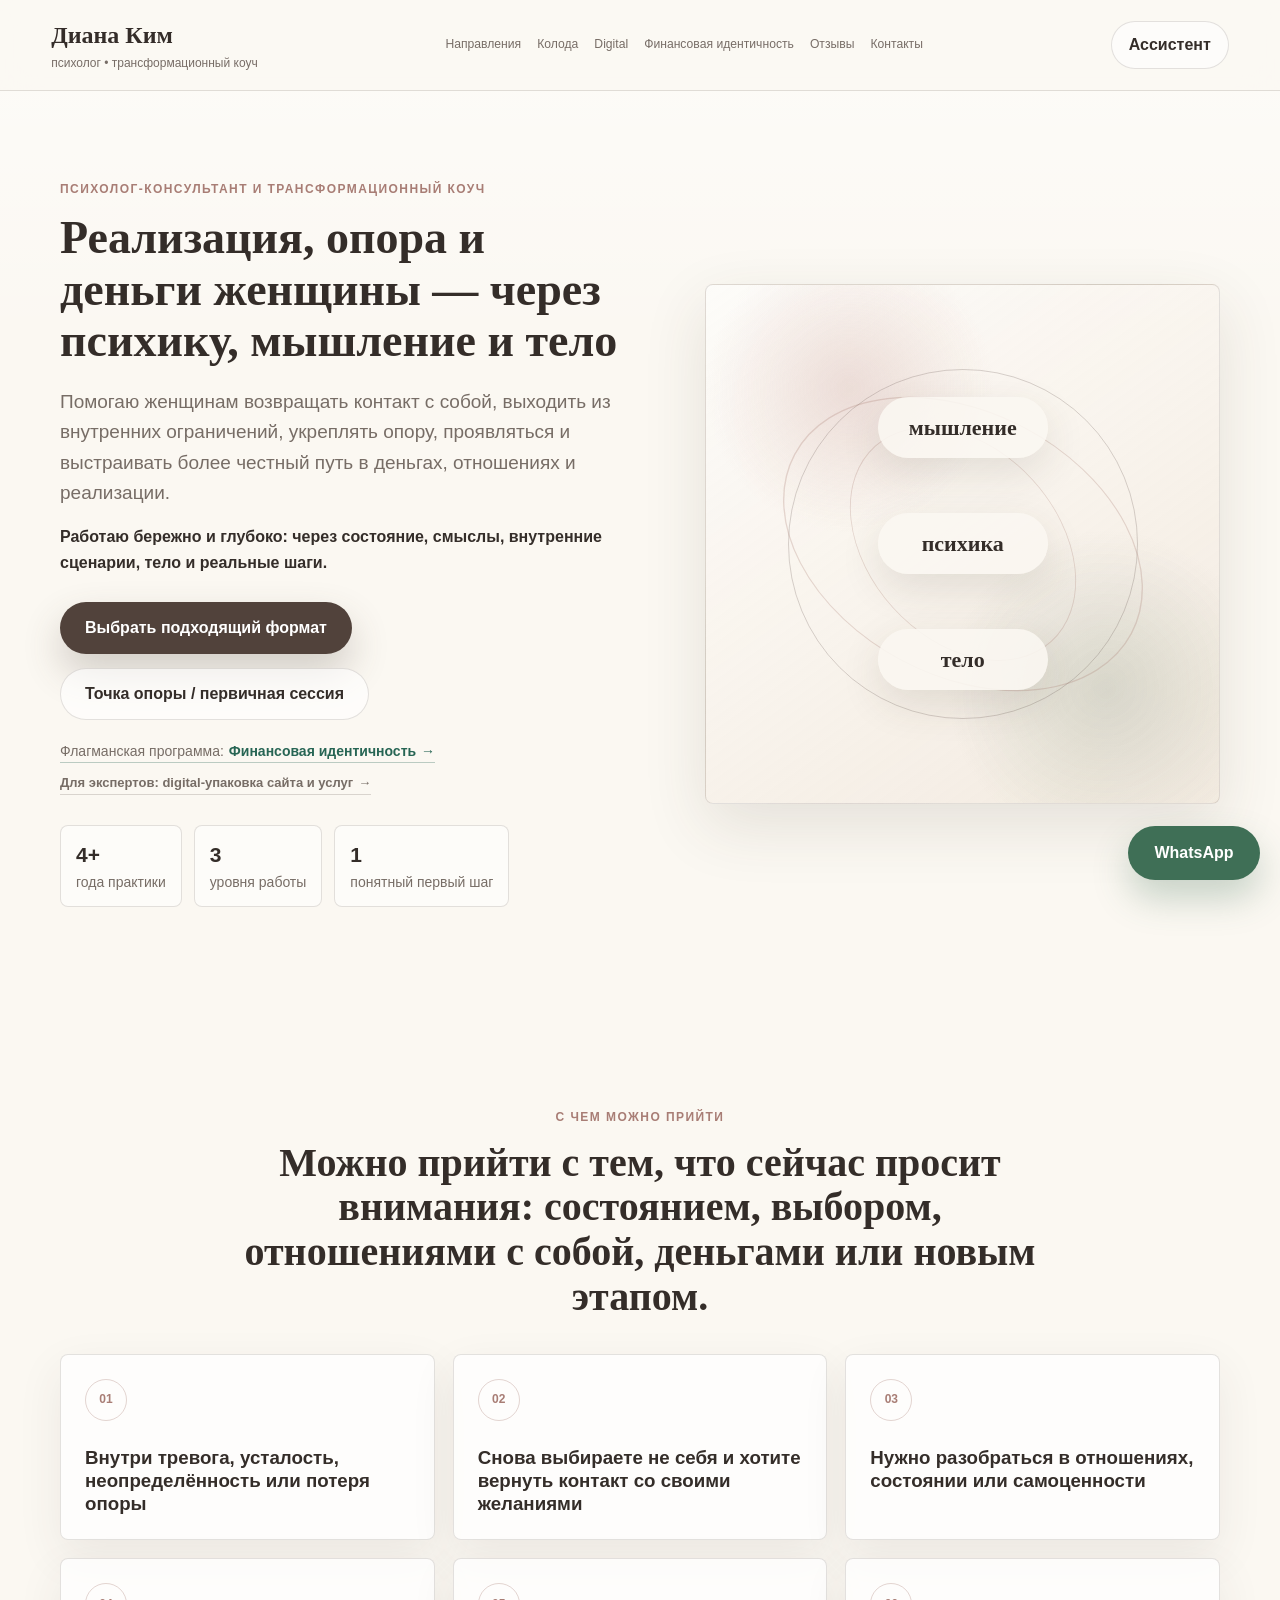
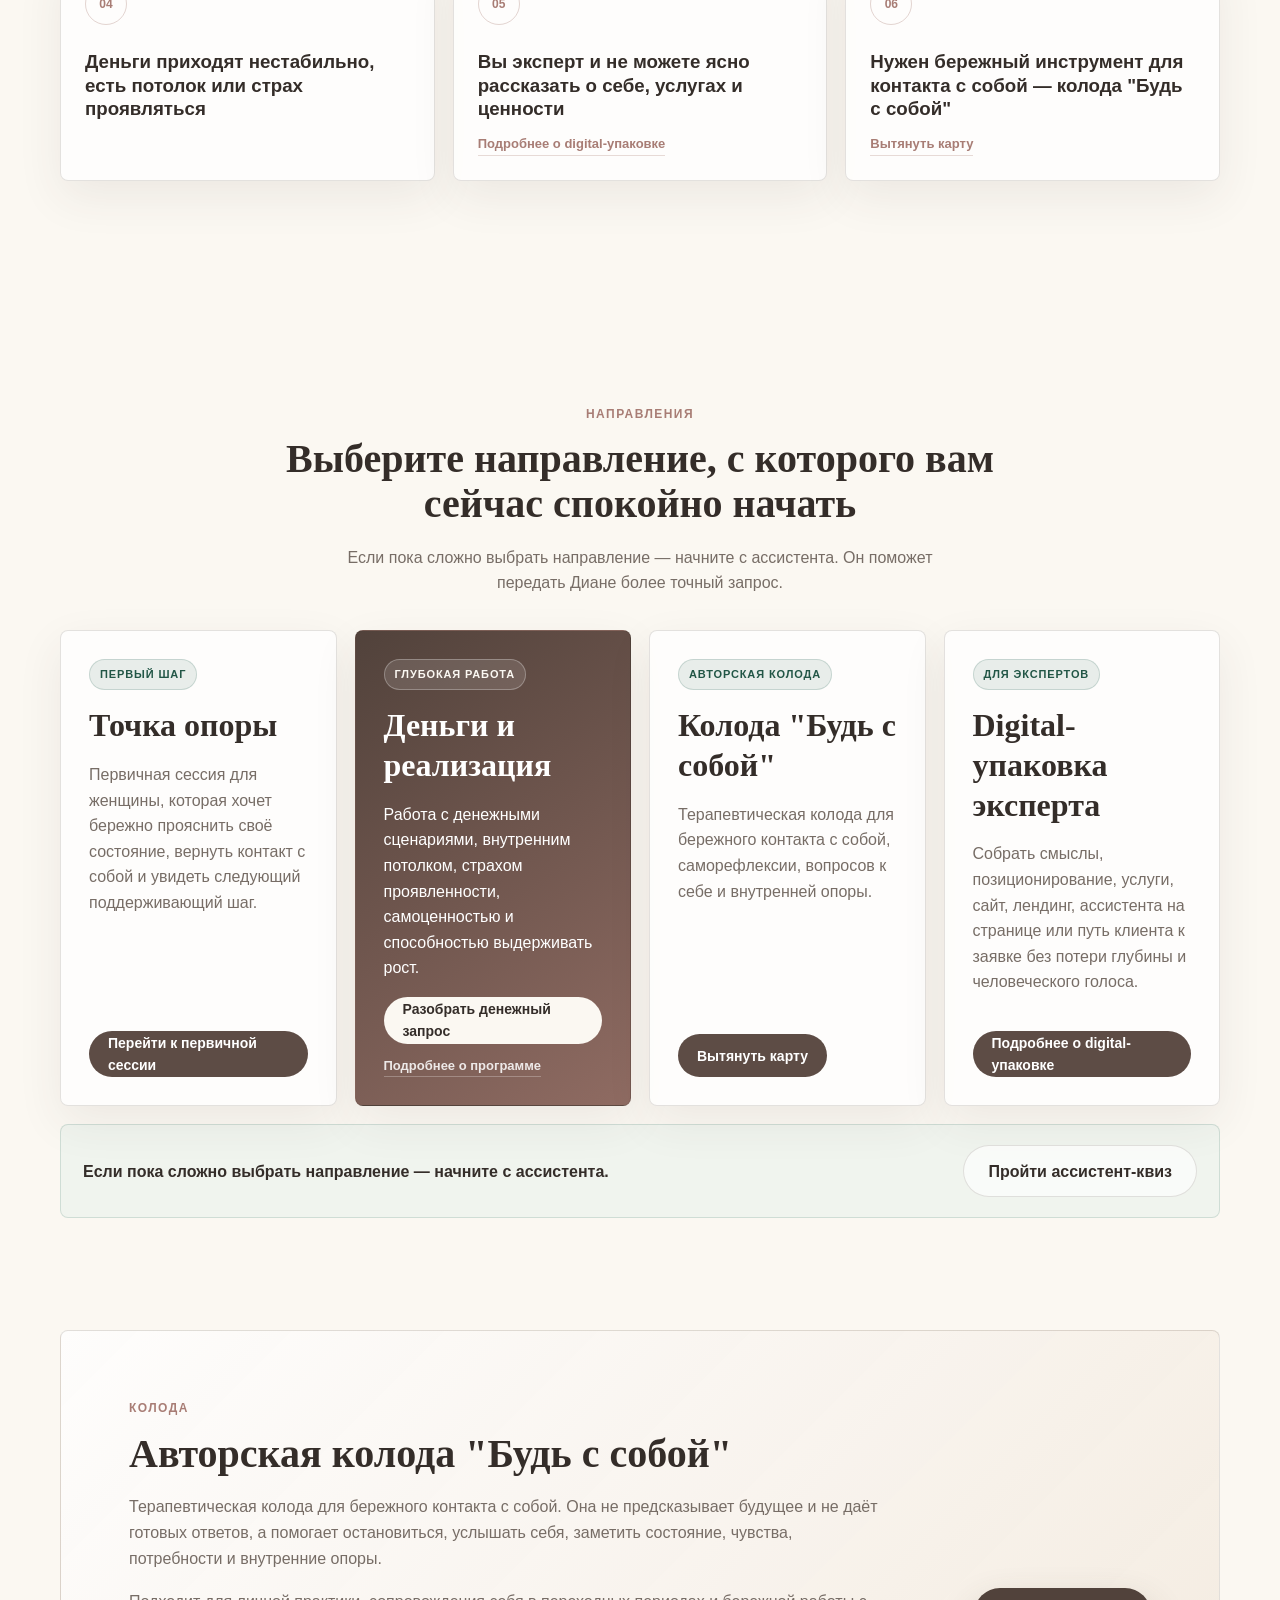
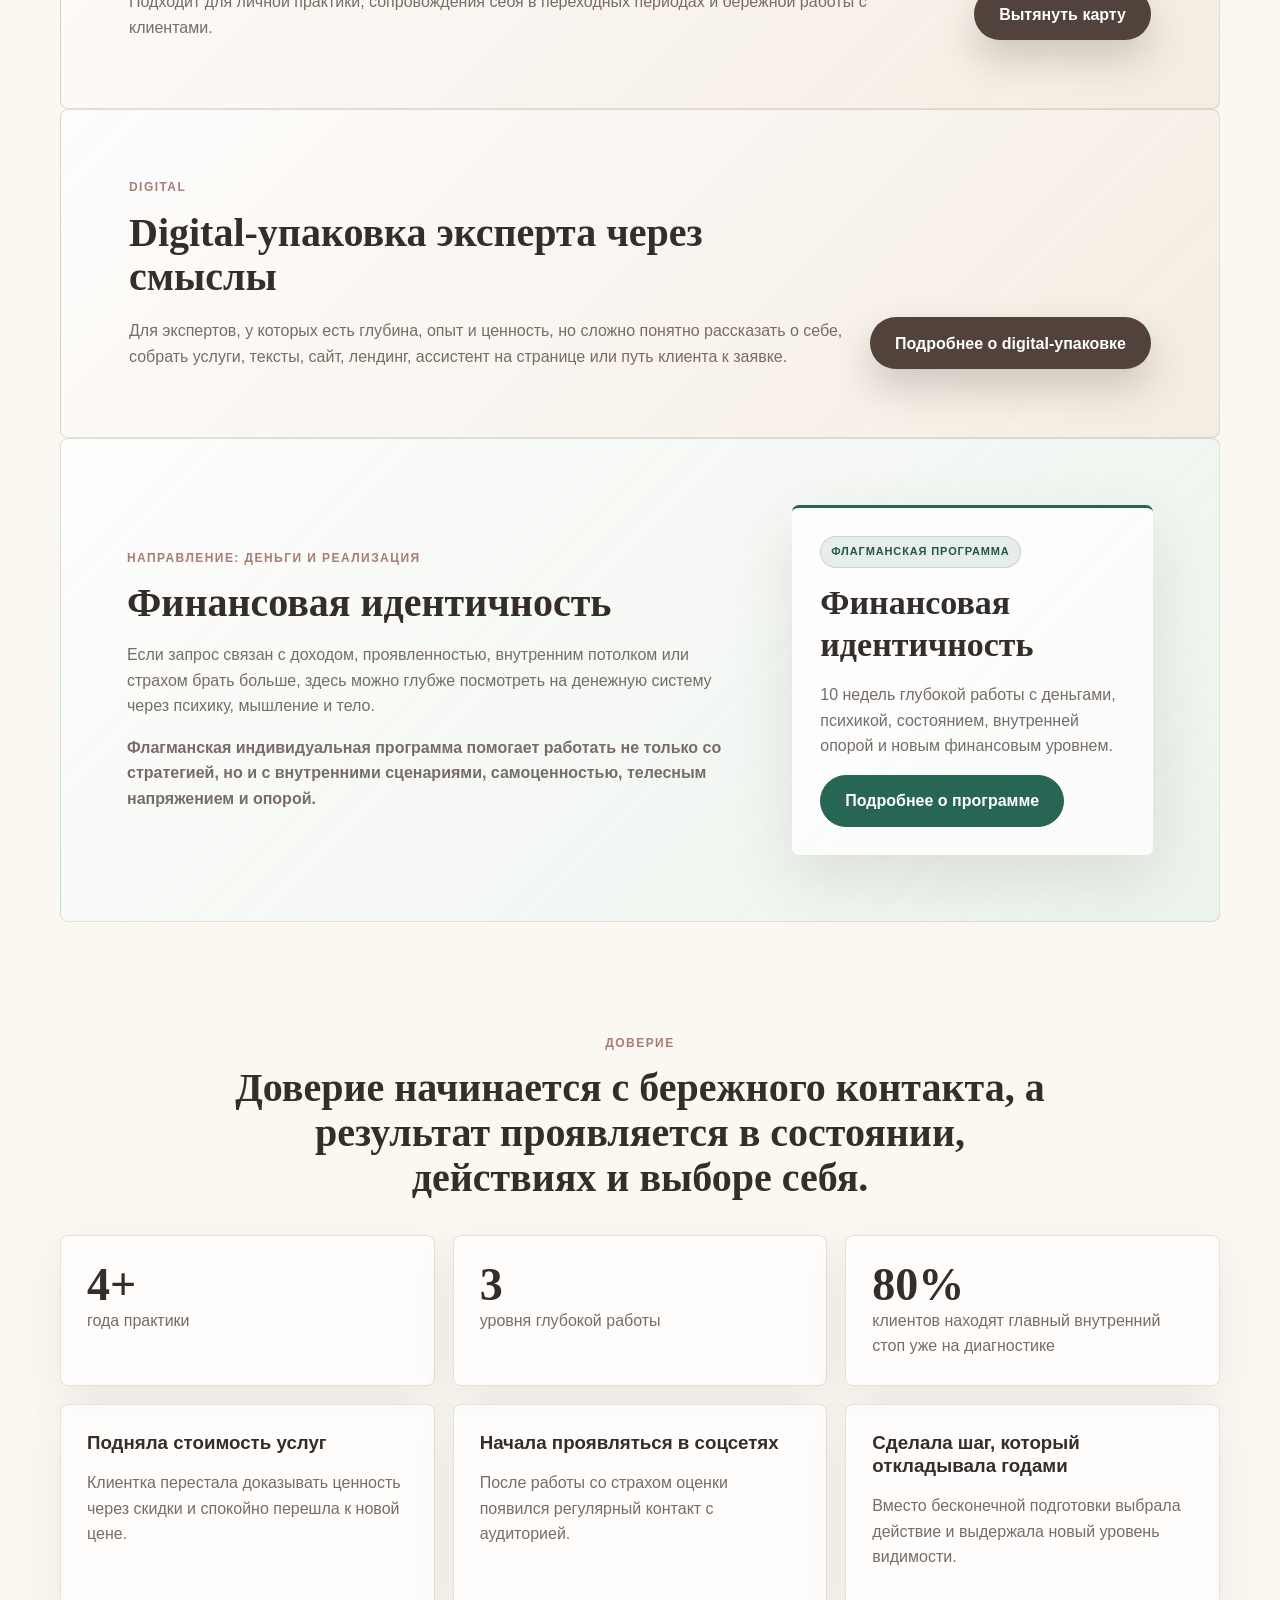
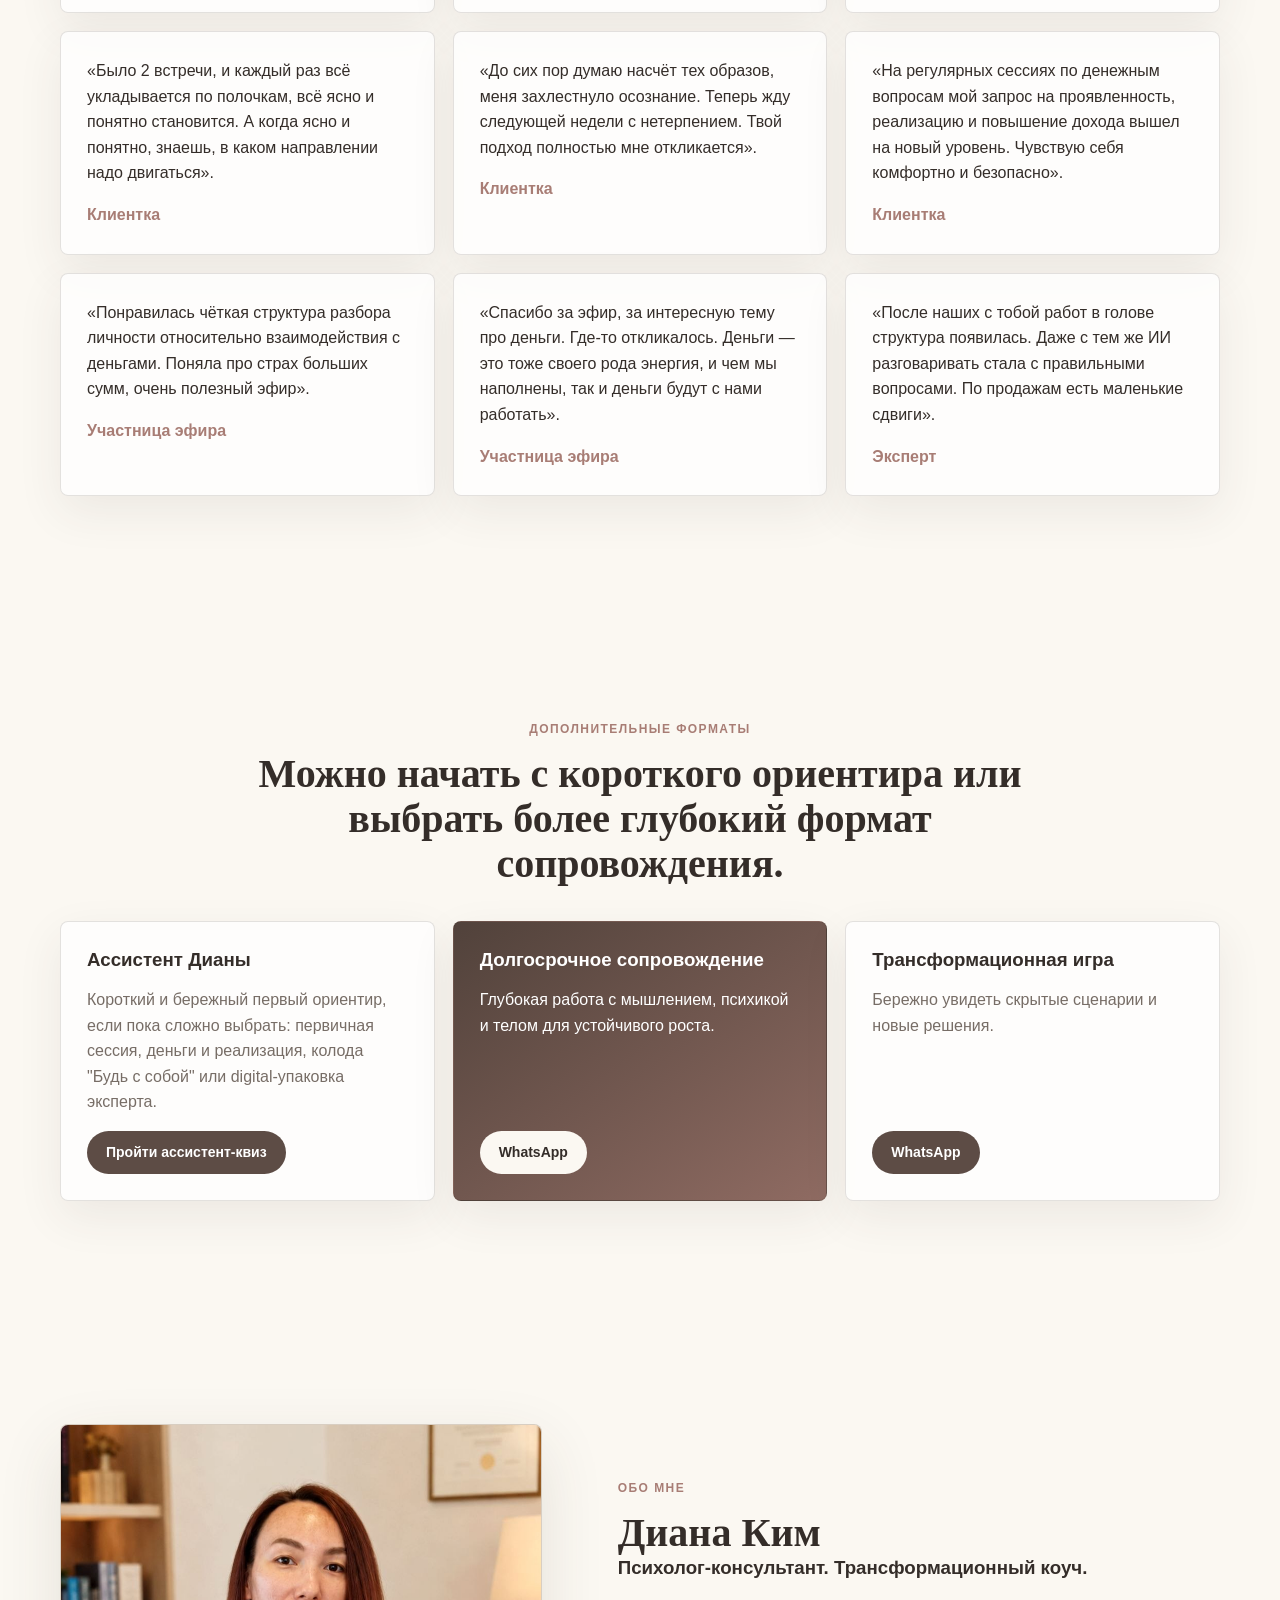
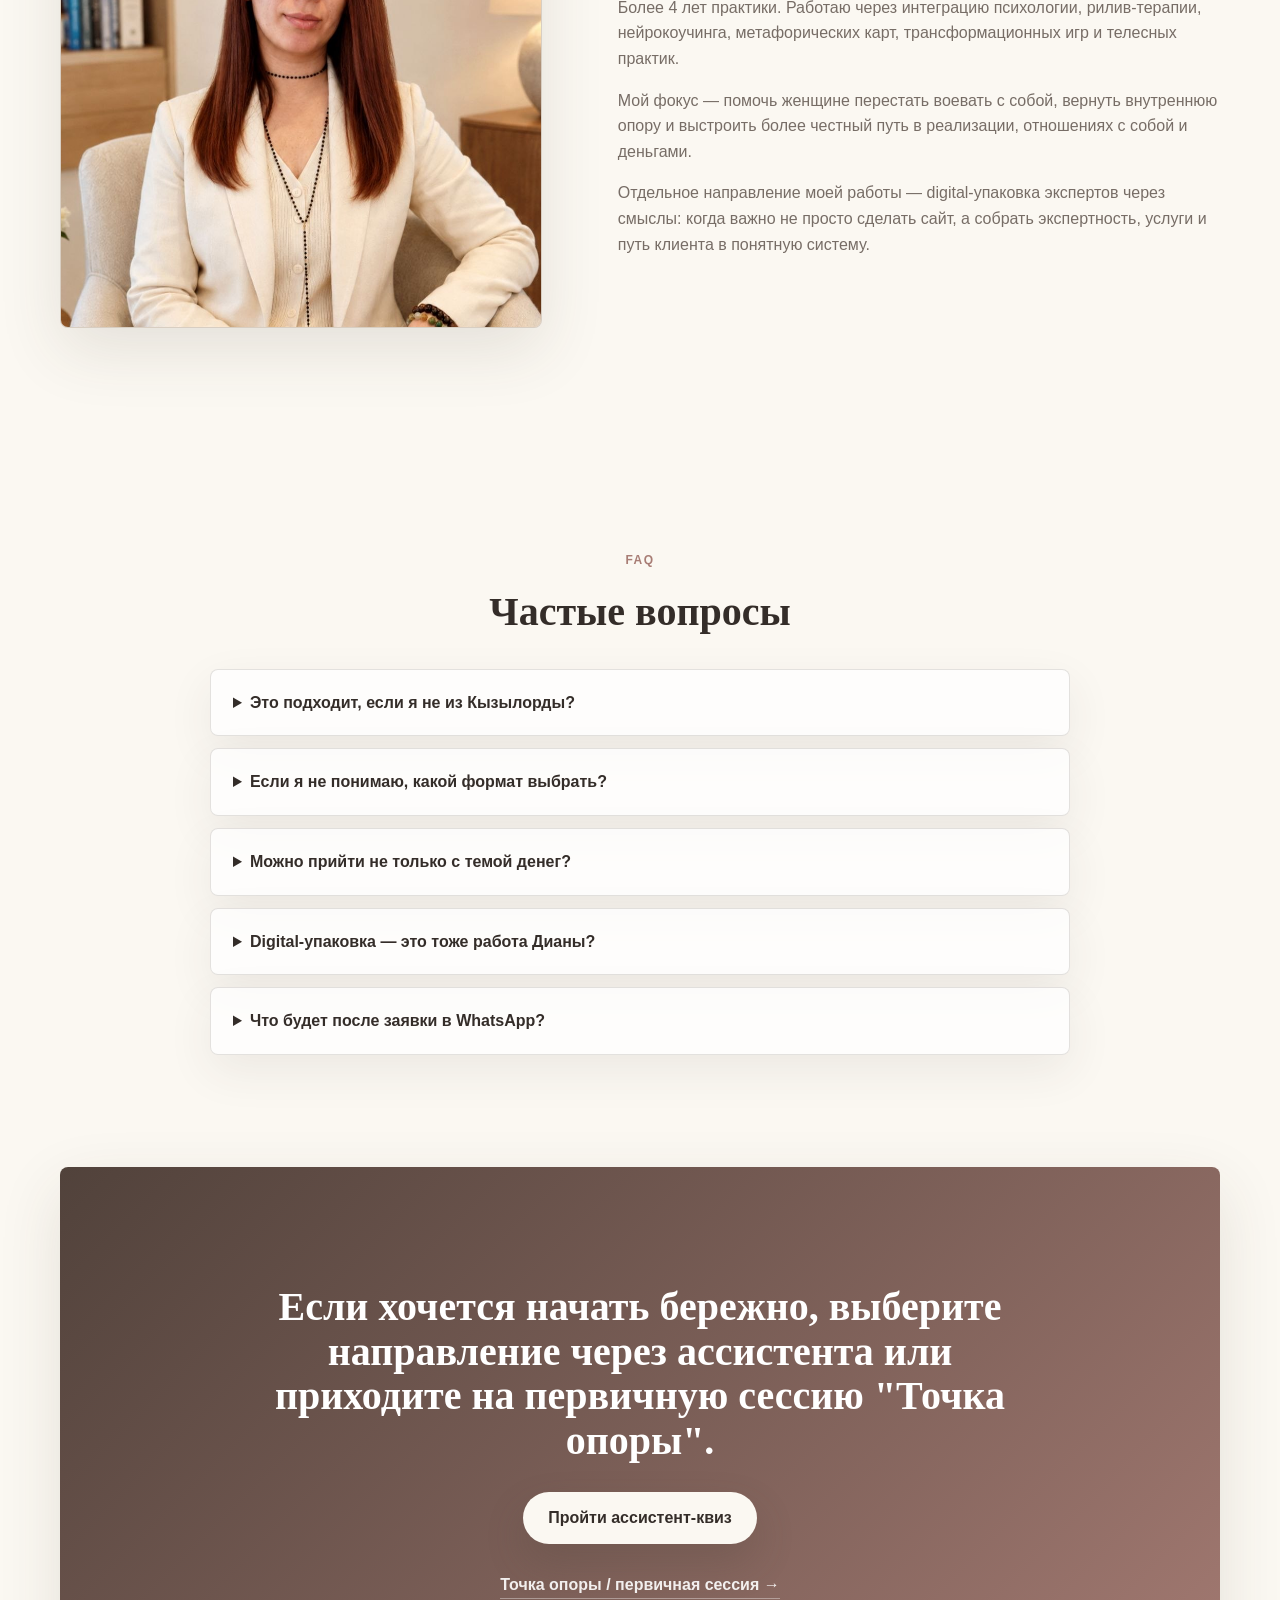
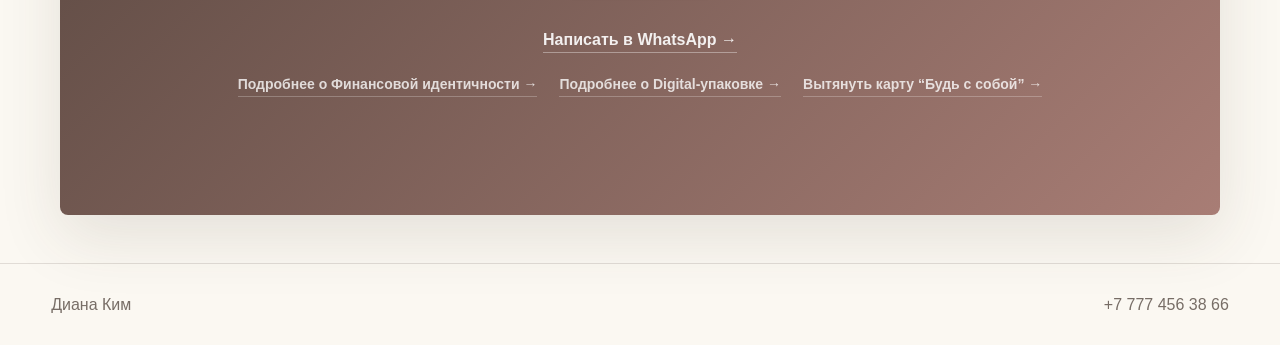
<file: index.html>
<html lang="ru" class="js"><head>
  <meta charset="UTF-8">
  <meta name="viewport" content="width=device-width, initial-scale=1.0">
  <meta name="description" content="Диана Ким — психолог-консультант и трансформационный коуч. Реализация, опора и деньги женщины через психику, мышление и тело.">
  <meta name="keywords" content="психолог Кызылорда, психолог онлайн, реализация женщины, внутренняя опора, денежные блоки, терапевтическая колода, digital упаковка экспертов">
  <meta property="og:title" content="Диана Ким | Психолог и трансформационный коуч">
  <meta property="og:description" content="Сопровождение для женщин: внутренняя опора, реализация, деньги, отношения с собой и digital-упаковка экспертов.">
  <meta property="og:type" content="website">
  <title>Диана Ким | Психолог Кызылорда и онлайн</title>
  <script>document.documentElement.classList.add('js');</script>
  <link rel="stylesheet" href="style.css?v=20260718">
</head>
<body>
  <a class="wa-float js-wa" href="https://wa.me/77774563866?text=%D0%97%D0%B4%D1%80%D0%B0%D0%B2%D1%81%D1%82%D0%B2%D1%83%D0%B9%D1%82%D0%B5%2C%20%D0%94%D0%B8%D0%B0%D0%BD%D0%B0.%20%D0%A5%D0%BE%D1%87%D1%83%20%D0%B2%D1%8B%D0%B1%D1%80%D0%B0%D1%82%D1%8C%20%D0%BF%D0%BE%D0%B4%D1%85%D0%BE%D0%B4%D1%8F%D1%89%D0%B8%D0%B9%20%D1%84%D0%BE%D1%80%D0%BC%D0%B0%D1%82%20%D0%B8%20%D0%BF%D0%B5%D1%80%D0%B5%D0%B4%D0%B0%D1%82%D1%8C%20%D1%81%D0%B2%D0%BE%D0%B9%20%D0%B7%D0%B0%D0%BF%D1%80%D0%BE%D1%81." aria-label="Написать Диане Ким в WhatsApp">WhatsApp</a>

  <header class="site-header">
    <a class="brand" href="#top">
      <span>Диана Ким</span>
      <small>психолог • трансформационный коуч</small>
    </a>
    <nav class="nav" aria-label="Навигация">
      <a href="#directions">Направления</a>
      <a href="#deck">Колода</a>
      <a href="#digital">Digital</a>
      <a href="https://expertpack.github.io/financial-identity/">Финансовая идентичность</a>
      <a href="#trust">Отзывы</a>
      <a href="#contact">Контакты</a>
    </nav>
    <a class="header-cta" href="assistant-diana-quiz/">Ассистент</a>
  </header>

  <main id="top">
    <section class="hero reveal is-visible">
      <div class="hero-content">
        <p class="eyebrow">Психолог-консультант и трансформационный коуч</p>
        <h1>Реализация, опора и деньги женщины — через психику, мышление и тело</h1>
        <p class="hero-subtitle">Помогаю женщинам возвращать контакт с собой, выходить из внутренних ограничений, укреплять опору, проявляться и выстраивать более честный путь в деньгах, отношениях и реализации.</p>
        <p class="hero-note">Работаю бережно и глубоко: через состояние, смыслы, внутренние сценарии, тело и реальные шаги.</p>
        <div class="hero-actions">
          <a class="btn btn-primary" href="assistant-diana-quiz/">Выбрать подходящий формат</a>
          <a class="btn btn-ghost" href="razbor.html">Точка опоры / первичная сессия</a>
        </div>
        <a class="hero-program-link" href="https://expertpack.github.io/financial-identity/">
          <span>Флагманская программа:</span> Финансовая идентичность <span aria-hidden="true">→</span>
        </a>
        <a class="hero-route-link" href="https://expertpack.github.io/digitalpack/">
          Для экспертов: digital-упаковка сайта и услуг <span aria-hidden="true">→</span>
        </a>
        <div class="hero-stats">
          <span><strong>4+</strong> года практики</span>
          <span><strong>3</strong> уровня работы</span>
          <span><strong>1</strong> понятный первый шаг</span>
        </div>
      </div>
      <div class="hero-panel" aria-label="Метод Дианы Ким">
        <div class="core-model">
          <span>мышление</span>
          <span>психика</span>
          <span>тело</span>
        </div>
      </div>
    </section>

    <section class="section reveal" id="requests">
      <div class="section-head">
        <p class="eyebrow">С чем можно прийти</p>
        <h2>Можно прийти с тем, что сейчас просит внимания: состоянием, выбором, отношениями с собой, деньгами или новым этапом.</h2>
      </div>
      <div class="request-cards">
        <article class="mini-card"><span>01</span><h3>Внутри тревога, усталость, неопределённость или потеря опоры</h3></article>
        <article class="mini-card"><span>02</span><h3>Снова выбираете не себя и хотите вернуть контакт со своими желаниями</h3></article>
        <article class="mini-card"><span>03</span><h3>Нужно разобраться в отношениях, состоянии или самоценности</h3></article>
        <article class="mini-card"><span>04</span><h3>Деньги приходят нестабильно, есть потолок или страх проявляться</h3></article>
        <article class="mini-card"><span>05</span><h3>Вы эксперт и не можете ясно рассказать о себе, услугах и ценности</h3><a class="mini-link" href="https://expertpack.github.io/digitalpack/">Подробнее о digital-упаковке</a></article>
        <article class="mini-card"><span>06</span><h3>Нужен бережный инструмент для контакта с собой — колода "Будь с собой"</h3><a class="mini-link" href="https://dianakim-code.github.io/diana-site/bud-s-soboy/">Вытянуть карту</a></article>
      </div>
    </section>

    <section class="section reveal" id="directions">
      <div class="section-head">
        <p class="eyebrow">Направления</p>
        <h2>Выберите направление, с которого вам сейчас спокойно начать</h2>
        <p>Если пока сложно выбрать направление — начните с ассистента. Он поможет передать Диане более точный запрос.</p>
      </div>
      <div class="direction-grid">
        <article class="direction-card">
          <span class="program-badge">Первый шаг</span>
          <h3>Точка опоры</h3>
          <p>Первичная сессия для женщины, которая хочет бережно прояснить своё состояние, вернуть контакт с собой и увидеть следующий поддерживающий шаг.</p>
          <a class="btn btn-small" href="razbor.html">Перейти к первичной сессии</a>
        </article>
        <article class="direction-card featured">
          <span class="program-badge">Глубокая работа</span>
          <h3>Деньги и реализация</h3>
          <p>Работа с денежными сценариями, внутренним потолком, страхом проявленности, самоценностью и способностью выдерживать рост.</p>
          <a class="btn btn-small" href="assistant-diana-quiz/">Разобрать денежный запрос</a>
          <a class="card-text-link" href="https://expertpack.github.io/financial-identity/">Подробнее о программе</a>
        </article>
        <article class="direction-card">
          <span class="program-badge">Авторская колода</span>
          <h3>Колода "Будь с собой"</h3>
          <p>Терапевтическая колода для бережного контакта с собой, саморефлексии, вопросов к себе и внутренней опоры.</p>
          <a class="btn btn-small" href="https://dianakim-code.github.io/diana-site/bud-s-soboy/">Вытянуть карту</a>
        </article>
        <article class="direction-card">
          <span class="program-badge">Для экспертов</span>
          <h3>Digital-упаковка эксперта</h3>
          <p>Собрать смыслы, позиционирование, услуги, сайт, лендинг, ассистента на странице или путь клиента к заявке без потери глубины и человеческого голоса.</p>
          <a class="btn btn-small" href="https://expertpack.github.io/digitalpack/">Подробнее о digital-упаковке</a>
        </article>
      </div>
      <div class="assistant-strip">
        <p>Если пока сложно выбрать направление — начните с ассистента.</p>
        <a class="btn btn-ghost" href="assistant-diana-quiz/">Пройти ассистент-квиз</a>
      </div>
    </section>

    <section class="section focus-card reveal" id="deck">
      <div class="section-head align-left">
        <p class="eyebrow">Колода</p>
        <h2>Авторская колода "Будь с собой"</h2>
        <p>Терапевтическая колода для бережного контакта с собой. Она не предсказывает будущее и не даёт готовых ответов, а помогает остановиться, услышать себя, заметить состояние, чувства, потребности и внутренние опоры.</p>
        <p>Подходит для личной практики, сопровождения себя в переходных периодах и бережной работы с клиентами.</p>
      </div>
      <a class="btn btn-primary" href="https://dianakim-code.github.io/diana-site/bud-s-soboy/">Вытянуть карту</a>
    </section>

    <section class="section focus-card reveal" id="digital">
      <div class="section-head align-left">
        <p class="eyebrow">Digital</p>
        <h2>Digital-упаковка эксперта через смыслы</h2>
        <p>Для экспертов, у которых есть глубина, опыт и ценность, но сложно понятно рассказать о себе, собрать услуги, тексты, сайт, лендинг, ассистент на странице или путь клиента к заявке.</p>
      </div>
      <a class="btn btn-primary" href="https://expertpack.github.io/digitalpack/">Подробнее о digital-упаковке</a>
    </section>

    <section class="section program-bridge money-program reveal" id="money" aria-labelledby="program-bridge-title">
      <div class="program-bridge-copy">
        <p class="eyebrow">Направление: Деньги и реализация</p>
        <h2 id="program-bridge-title">Финансовая идентичность</h2>
        <p>Если запрос связан с доходом, проявленностью, внутренним потолком или страхом брать больше, здесь можно глубже посмотреть на денежную систему через психику, мышление и тело.</p>
        <p>Флагманская индивидуальная программа помогает работать не только со стратегией, но и с внутренними сценариями, самоценностью, телесным напряжением и опорой.</p>
      </div>
      <div class="program-bridge-card">
        <span class="program-badge">Флагманская программа</span>
        <h3>Финансовая идентичность</h3>
        <p>10 недель глубокой работы с деньгами, психикой, состоянием, внутренней опорой и новым финансовым уровнем.</p>
        <a class="btn btn-program" href="https://expertpack.github.io/financial-identity/">Подробнее о программе</a>
      </div>
    </section>

    <section class="section reveal" id="trust">
      <div class="section-head">
        <p class="eyebrow">Доверие</p>
        <h2>Доверие начинается с бережного контакта, а результат проявляется в состоянии, действиях и выборе себя.</h2>
      </div>
      <div class="trust-stats">
        <article><strong>4+</strong><span>года практики</span></article>
        <article><strong>3</strong><span>уровня глубокой работы</span></article>
        <article><strong>80%</strong><span>клиентов находят главный внутренний стоп уже на диагностике</span></article>
      </div>
      <div class="case-grid">
        <article class="case-card"><h3>Подняла стоимость услуг</h3><p>Клиентка перестала доказывать ценность через скидки и спокойно перешла к новой цене.</p></article>
        <article class="case-card"><h3>Начала проявляться в соцсетях</h3><p>После работы со страхом оценки появился регулярный контакт с аудиторией.</p></article>
        <article class="case-card"><h3>Сделала шаг, который откладывала годами</h3><p>Вместо бесконечной подготовки выбрала действие и выдержала новый уровень видимости.</p></article>
      </div>
      <div class="reviews">
        <article><p>«Было 2 встречи, и каждый раз всё укладывается по полочкам, всё ясно и понятно становится. А когда ясно и понятно, знаешь, в каком направлении надо двигаться».</p><span>Клиентка</span></article>
        <article><p>«До сих пор думаю насчёт тех образов, меня захлестнуло осознание. Теперь жду следующей недели с нетерпением. Твой подход полностью мне откликается».</p><span>Клиентка</span></article>
        <article><p>«На регулярных сессиях по денежным вопросам мой запрос на проявленность, реализацию и повышение дохода вышел на новый уровень. Чувствую себя комфортно и безопасно».</p><span>Клиентка</span></article>
        <article><p>«Понравилась чёткая структура разбора личности относительно взаимодействия с деньгами. Поняла про страх больших сумм, очень полезный эфир».</p><span>Участница эфира</span></article>
        <article><p>«Спасибо за эфир, за интересную тему про деньги. Где-то откликалось. Деньги — это тоже своего рода энергия, и чем мы наполнены, так и деньги будут с нами работать».</p><span>Участница эфира</span></article>
        <article><p>«После наших с тобой работ в голове структура появилась. Даже с тем же ИИ разговаривать стала с правильными вопросами. По продажам есть маленькие сдвиги».</p><span>Эксперт</span></article>
      </div>
    </section>

    <section class="section reveal" id="formats">
      <div class="section-head">
        <p class="eyebrow">Дополнительные форматы</p>
        <h2>Можно начать с короткого ориентира или выбрать более глубокий формат сопровождения.</h2>
      </div>
      <div class="format-grid">
        <article class="format-card"><h3>Ассистент Дианы</h3><p>Короткий и бережный первый ориентир, если пока сложно выбрать: первичная сессия, деньги и реализация, колода "Будь с собой" или digital-упаковка эксперта.</p><a class="btn btn-small" href="assistant-diana-quiz/">Пройти ассистент-квиз</a></article>
        <article class="format-card featured"><h3>Долгосрочное сопровождение</h3><p>Глубокая работа с мышлением, психикой и телом для устойчивого роста.</p><a class="btn btn-small js-wa" href="https://wa.me/77774563866?text=%D0%97%D0%B4%D1%80%D0%B0%D0%B2%D1%81%D1%82%D0%B2%D1%83%D0%B9%D1%82%D0%B5%2C%20%D0%94%D0%B8%D0%B0%D0%BD%D0%B0.%20%D0%A5%D0%BE%D1%87%D1%83%20%D1%83%D0%B7%D0%BD%D0%B0%D1%82%D1%8C%20%D0%BF%D1%80%D0%BE%20%D0%B4%D0%BE%D0%BB%D0%B3%D0%BE%D1%81%D1%80%D0%BE%D1%87%D0%BD%D0%BE%D0%B5%20%D1%81%D0%BE%D0%BF%D1%80%D0%BE%D0%B2%D0%BE%D0%B6%D0%B4%D0%B5%D0%BD%D0%B8%D0%B5." data-wa-message="Здравствуйте, Диана. Хочу узнать про долгосрочное сопровождение.">WhatsApp</a></article>
        <article class="format-card"><h3>Трансформационная игра</h3><p>Бережно увидеть скрытые сценарии и новые решения.</p><a class="btn btn-small js-wa" href="https://wa.me/77774563866?text=%D0%97%D0%B4%D1%80%D0%B0%D0%B2%D1%81%D1%82%D0%B2%D1%83%D0%B9%D1%82%D0%B5%2C%20%D0%94%D0%B8%D0%B0%D0%BD%D0%B0.%20%D0%A5%D0%BE%D1%87%D1%83%20%D0%B7%D0%B0%D0%BF%D0%B8%D1%81%D0%B0%D1%82%D1%8C%D1%81%D1%8F%20%D0%BD%D0%B0%20%D1%82%D1%80%D0%B0%D0%BD%D1%81%D1%84%D0%BE%D1%80%D0%BC%D0%B0%D1%86%D0%B8%D0%BE%D0%BD%D0%BD%D1%83%D1%8E%20%D0%B8%D0%B3%D1%80%D1%83." data-wa-message="Здравствуйте, Диана. Хочу записаться на трансформационную игру.">WhatsApp</a></article>
      </div>
    </section>

    <section class="section about reveal">
      <figure class="portrait">
        <img src="expert-diana.jpg" alt="Диана Ким, психолог и трансформационный коуч" loading="lazy">
      </figure>
      <div>
        <p class="eyebrow">Обо мне</p>
        <h2>Диана Ким</h2>
        <h3>Психолог-консультант. Трансформационный коуч.</h3>
        <p>Более 4 лет практики. Работаю через интеграцию психологии, рилив-терапии, нейрокоучинга, метафорических карт, трансформационных игр и телесных практик.</p>
        <p>Мой фокус — помочь женщине перестать воевать с собой, вернуть внутреннюю опору и выстроить более честный путь в реализации, отношениях с собой и деньгами.</p>
        <p>Отдельное направление моей работы — digital-упаковка экспертов через смыслы: когда важно не просто сделать сайт, а собрать экспертность, услуги и путь клиента в понятную систему.</p>
      </div>
    </section>

    <section class="section faq reveal">
      <div class="section-head">
        <p class="eyebrow">FAQ</p>
        <h2>Частые вопросы</h2>
      </div>
      <div class="faq-list">
        <details><summary>Это подходит, если я не из Кызылорды?</summary><p>Да. Работа возможна онлайн, поэтому вы можете пройти диагностику и сопровождение из любого города.</p></details>
        <details><summary>Если я не понимаю, какой формат выбрать?</summary><p>Начните с ассистент-квиза. Он задаст несколько вопросов и поможет передать Диане более точный запрос.</p></details>
        <details><summary>Можно прийти не только с темой денег?</summary><p>Да. Можно прийти с внутренним состоянием, отношениями, самоценностью, тревогой, поиском себя, реализацией или денежным запросом.</p></details>
        <details><summary>Digital-упаковка — это тоже работа Дианы?</summary><p>Да. Это отдельное направление для экспертов, где соединяются распаковка смыслов, позиционирование, структура услуг, тексты и сайт, лендинг, ассистент на странице или путь клиента к заявке.</p></details>
        <details><summary>Что будет после заявки в WhatsApp?</summary><p>Вы напишете Диане, получите уточняющие вопросы и сможете выбрать подходящий формат работы.</p></details>
      </div>
    </section>

    <section class="final-cta reveal" id="contact">
      <h2>Если хочется начать бережно, выберите направление через ассистента или приходите на первичную сессию "Точка опоры".</h2>
      <a class="btn btn-primary" href="assistant-diana-quiz/">Пройти ассистент-квиз</a>
      <a class="final-program-link" href="razbor.html">Точка опоры / первичная сессия <span aria-hidden="true">→</span></a>
      <a class="final-program-link" href="https://wa.me/77774563866?text=%D0%97%D0%B4%D1%80%D0%B0%D0%B2%D1%81%D1%82%D0%B2%D1%83%D0%B9%D1%82%D0%B5%2C%20%D0%94%D0%B8%D0%B0%D0%BD%D0%B0.%20%D0%A5%D0%BE%D1%87%D1%83%20%D0%B2%D1%8B%D0%B1%D1%80%D0%B0%D1%82%D1%8C%20%D0%BF%D0%BE%D0%B4%D1%85%D0%BE%D0%B4%D1%8F%D1%89%D0%B8%D0%B9%20%D1%84%D0%BE%D1%80%D0%BC%D0%B0%D1%82%20%D0%B8%20%D0%BF%D0%B5%D1%80%D0%B5%D0%B4%D0%B0%D1%82%D1%8C%20%D1%81%D0%B2%D0%BE%D0%B9%20%D0%B7%D0%B0%D0%BF%D1%80%D0%BE%D1%81.">Написать в WhatsApp <span aria-hidden="true">→</span></a>
      <div class="final-secondary-links" aria-label="Подробные страницы направлений">
        <a href="https://expertpack.github.io/financial-identity/">Подробнее о Финансовой идентичности <span aria-hidden="true">→</span></a>
        <a href="https://expertpack.github.io/digitalpack/">Подробнее о Digital-упаковке <span aria-hidden="true">→</span></a>
        <a href="https://dianakim-code.github.io/diana-site/bud-s-soboy/">Вытянуть карту “Будь с собой” <span aria-hidden="true">→</span></a>
      </div>
    </section>
  </main>

  <footer class="footer">
    <span>Диана Ким</span>
    <a href="tel:+77774563866">+7 777 456 38 66</a>
  </footer>

  <script>
    const WA_URL = 'https://wa.me/77774563866?text=' + encodeURIComponent('Здравствуйте, Диана.\nХочу выбрать подходящий формат и передать свой запрос.');

    document.querySelectorAll('.js-wa').forEach((link) => {
      link.href = link.dataset.waMessage
        ? 'https://wa.me/77774563866?text=' + encodeURIComponent(link.dataset.waMessage)
        : WA_URL;
    });

    const revealObserver = new IntersectionObserver((entries) => {
      entries.forEach((entry) => {
        if (entry.isIntersecting) {
          entry.target.classList.add('is-visible');
          revealObserver.unobserve(entry.target);
        }
      });
    }, { threshold: 0.14 });
    document.querySelectorAll('.reveal').forEach((item) => revealObserver.observe(item));

  </script>


</body></html>
</file>
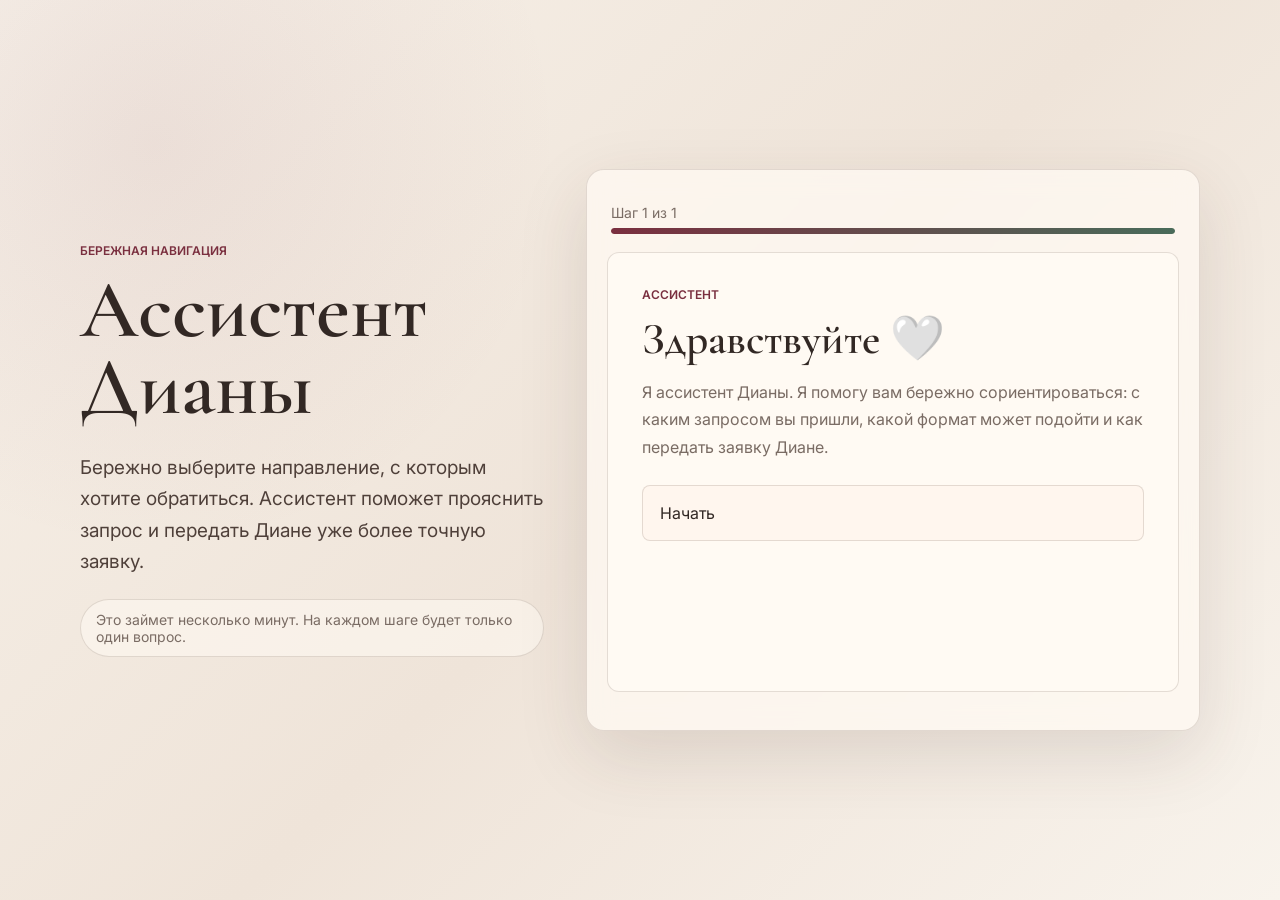
<file: assistant-diana-quiz/index.html>
<!doctype html>
<html lang="ru">
  <head>
    <meta charset="UTF-8" />
    <meta name="viewport" content="width=device-width, initial-scale=1.0" />
    <title>Ассистент Дианы</title>
    <meta
      name="description"
      content="Бережная интерактивная страница-заявка для выбора направления работы с Дианой."
    />
    <link rel="preconnect" href="https://fonts.googleapis.com" />
    <link rel="preconnect" href="https://fonts.gstatic.com" crossorigin />
    <link
      href="https://fonts.googleapis.com/css2?family=Cormorant+Garamond:wght@500;600&family=Inter:wght@400;500;600&display=swap"
      rel="stylesheet"
    />
    <link rel="stylesheet" href="style.css" />
  </head>
  <body>
    <main class="page-shell">
      <section class="hero" aria-labelledby="page-title">
        <p class="eyebrow">Бережная навигация</p>
        <h1 id="page-title">Ассистент Дианы</h1>
        <p class="hero__lead">
          Бережно выберите направление, с которым хотите обратиться. Ассистент поможет
          прояснить запрос и передать Диане уже более точную заявку.
        </p>
        <p class="hero__note">Это займет несколько минут. На каждом шаге будет только один вопрос.</p>
      </section>

      <section class="assistant-panel" aria-live="polite">
        <div class="progress-wrap">
          <div class="progress-top">
            <span id="step-label">Шаг 1 из 1</span>
            <button class="link-button hidden" type="button" id="change-direction">
              Выбрать другое направление
            </button>
          </div>
          <div class="progress-track" aria-hidden="true">
            <span id="progress-bar"></span>
          </div>
        </div>

        <div class="quiz-card" id="quiz-card">
          <p class="kicker" id="card-kicker">Ассистент</p>
          <h2 id="question-title">Здравствуйте 🤍</h2>
          <div class="body-text" id="question-text"></div>
          <div class="notice hidden" id="safety-notice"></div>
          <div class="options-grid" id="options"></div>
          <div class="fields" id="fields"></div>
          <div class="form-status hidden" id="form-status"></div>
        </div>

        <div class="navigation">
          <button class="ghost-button" type="button" id="back-button">Назад</button>
          <button class="primary-button hidden" type="button" id="next-button">Продолжить</button>
        </div>
      </section>
    </main>

    <script src="script.js"></script>
  </body>
</html>
</file>
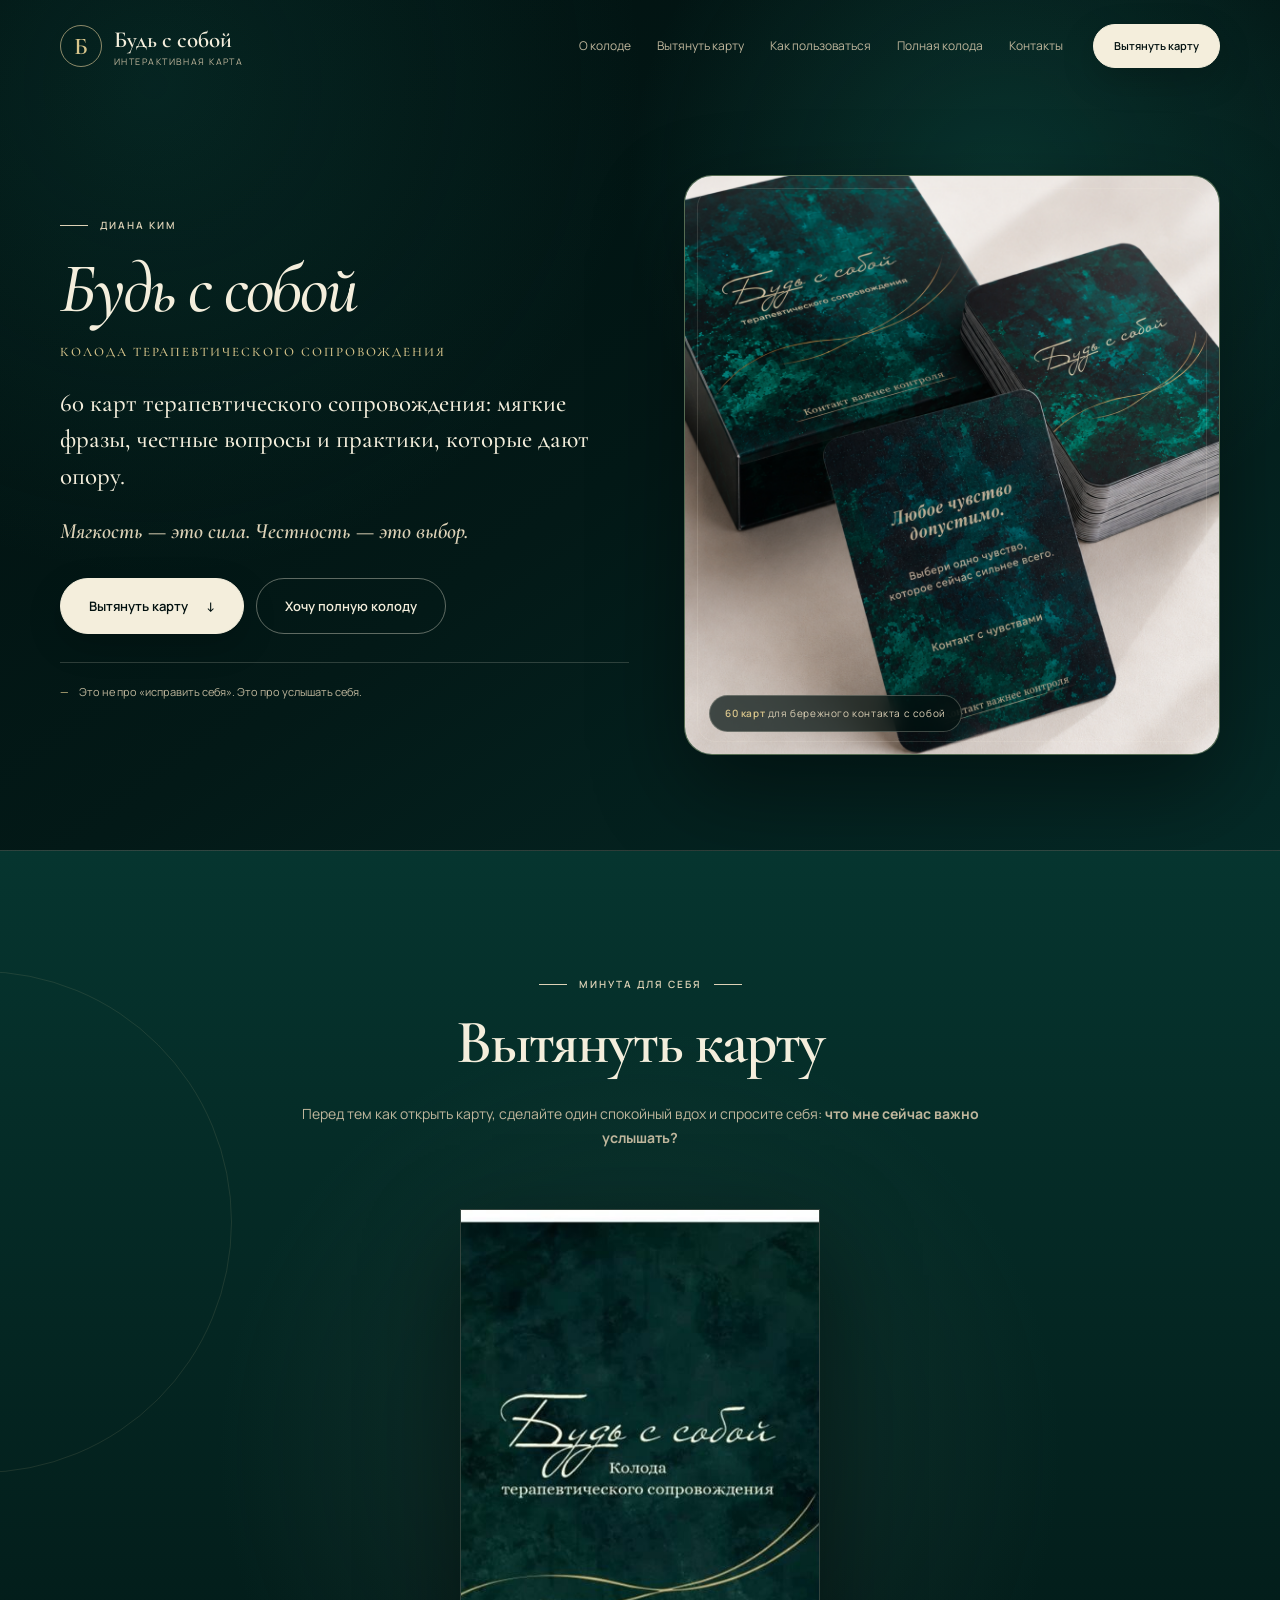
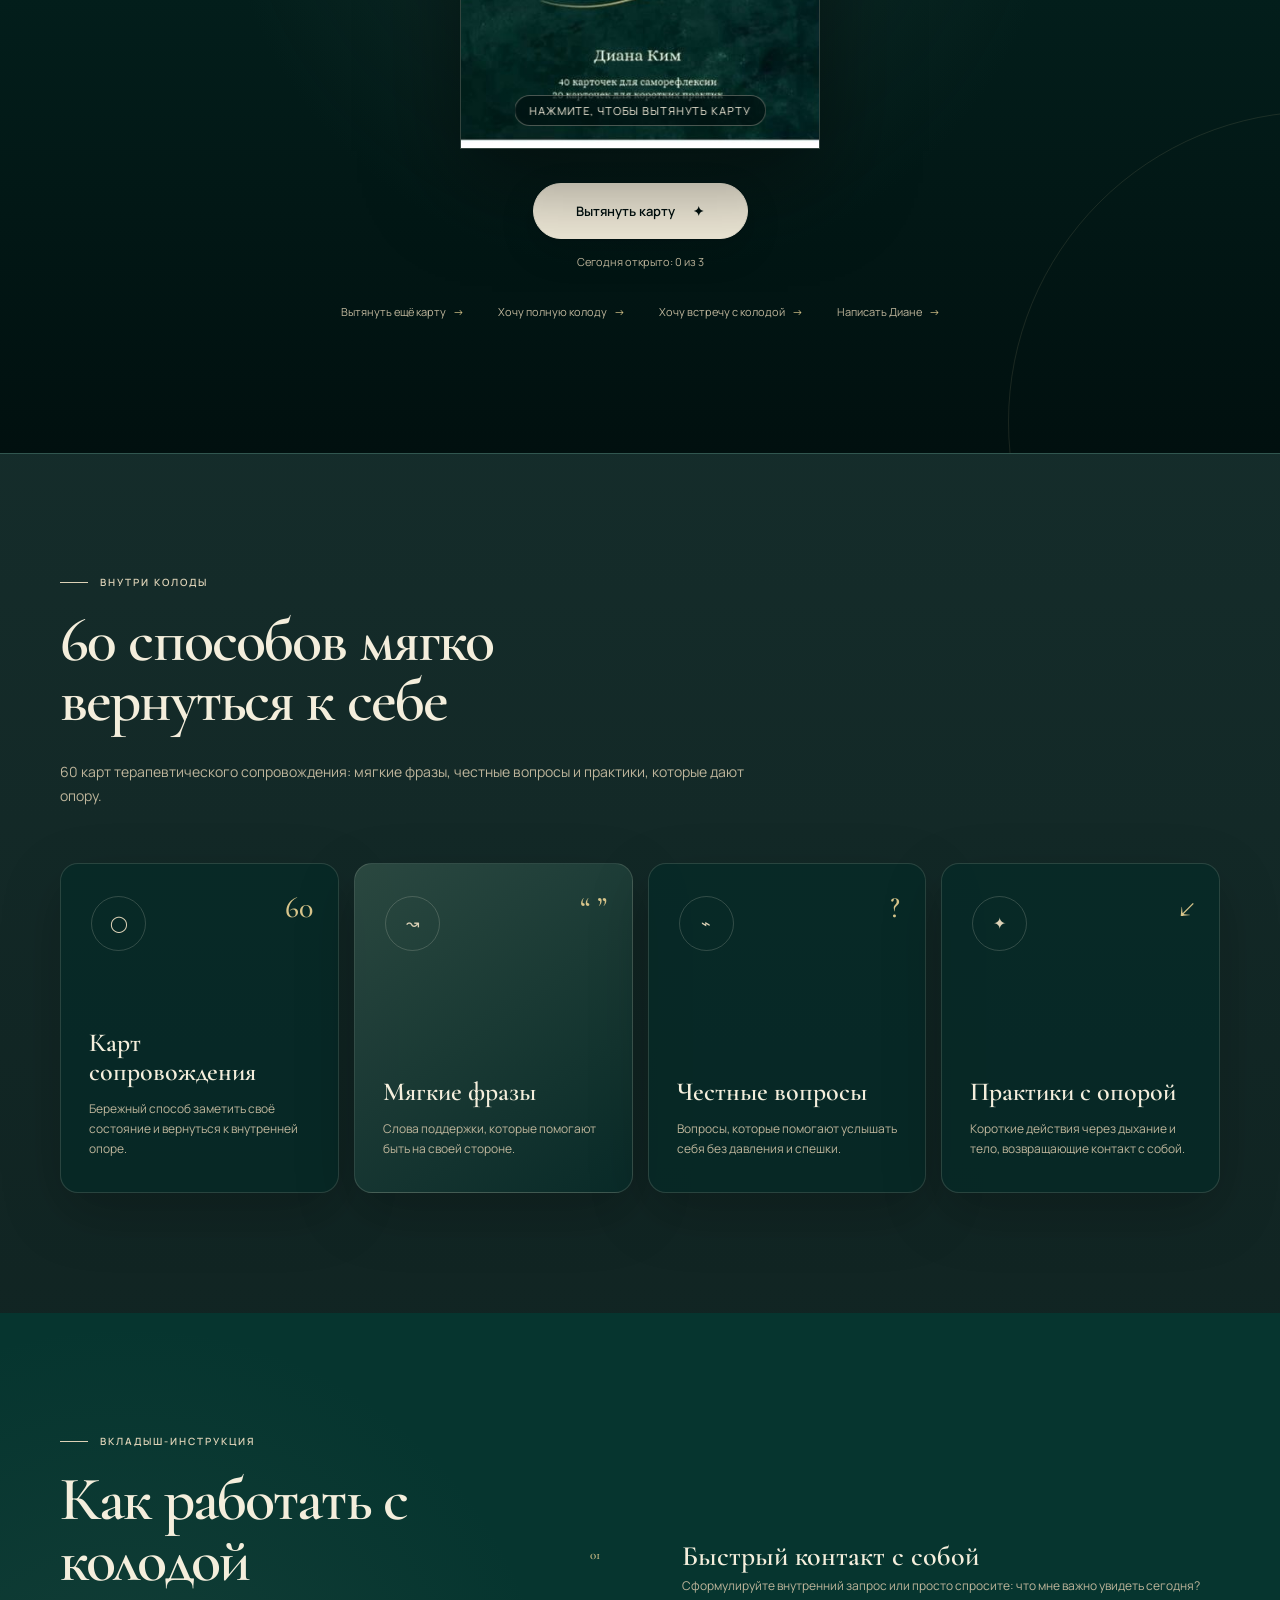
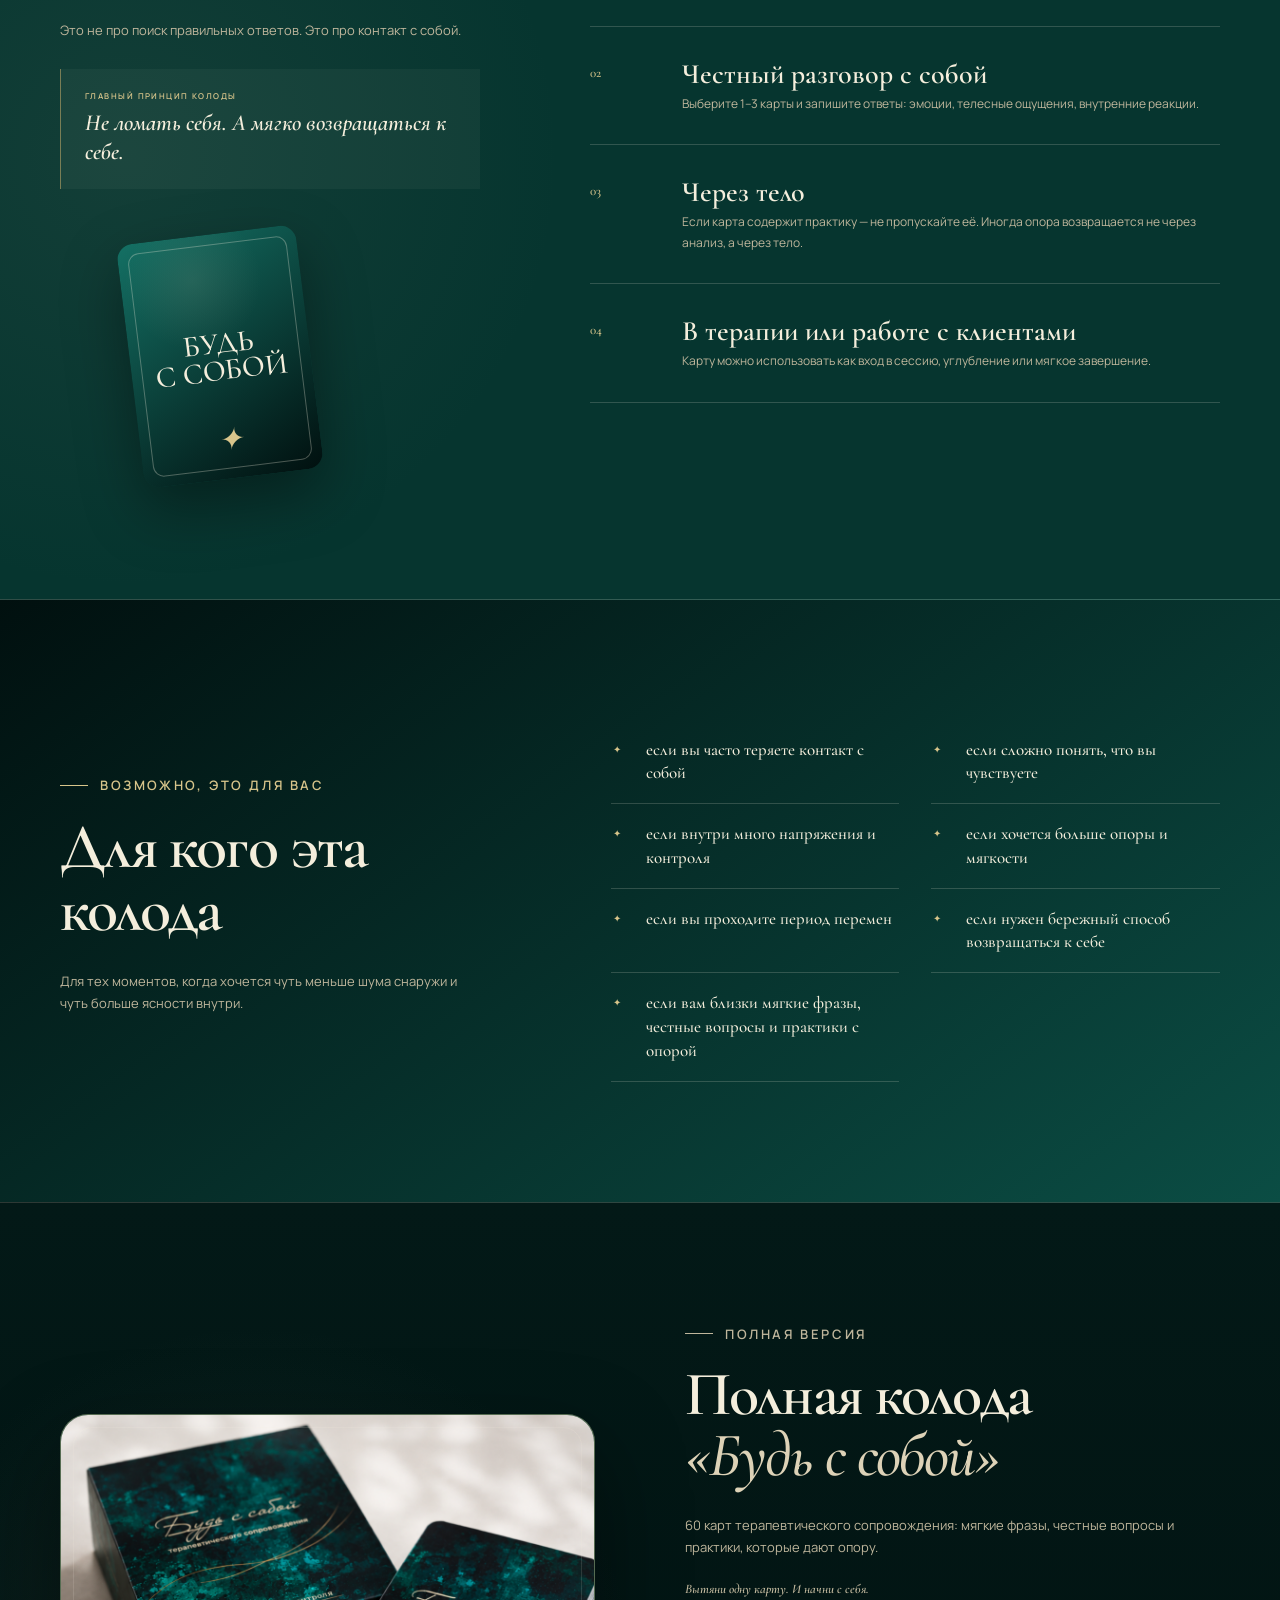
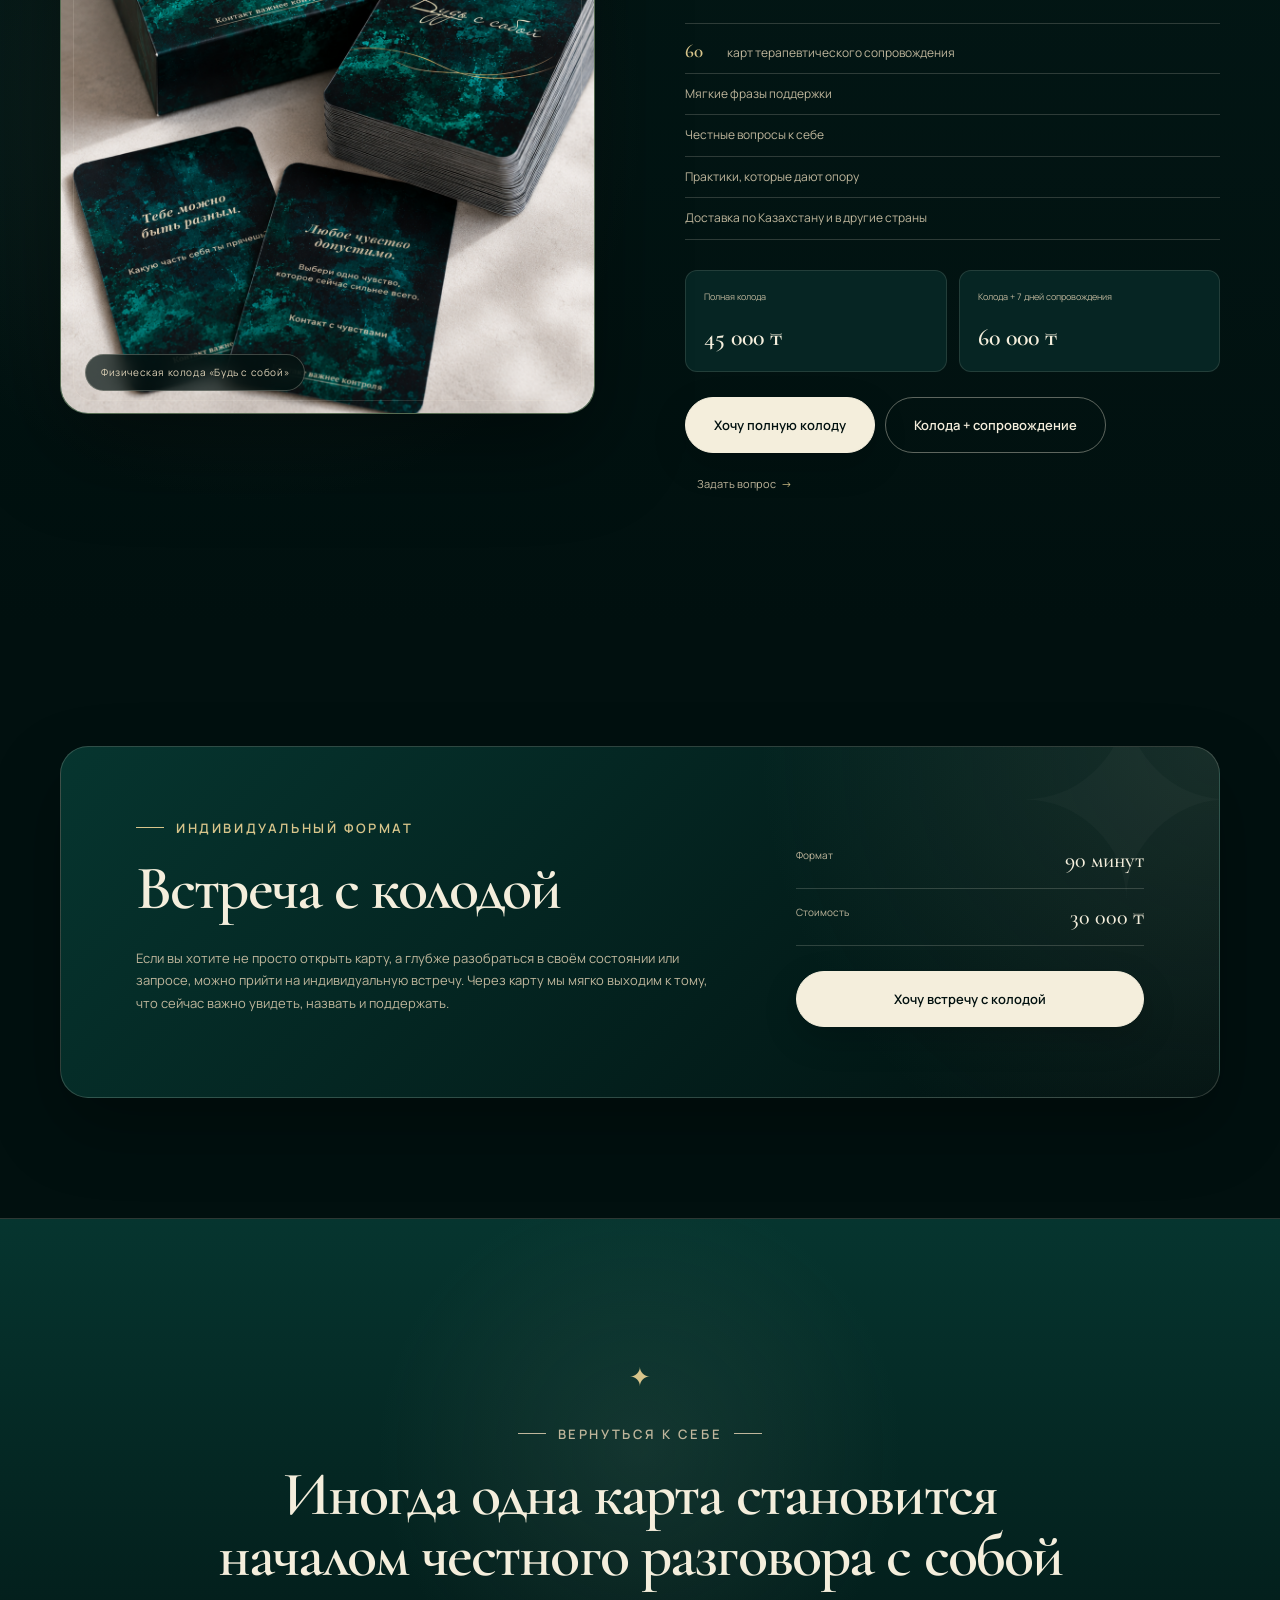
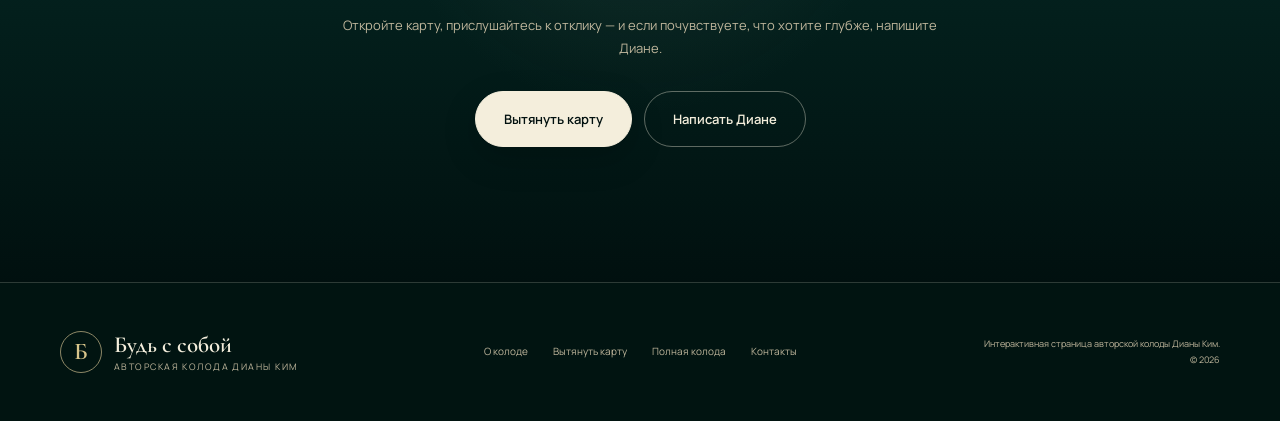
<file: bud-s-soboy/index.html>
<!doctype html>
<html lang="ru">
<head>
  <meta charset="utf-8">
  <meta name="viewport" content="width=device-width, initial-scale=1">
  <meta name="theme-color" content="#031917">
  <meta name="description" content="«Будь с собой» — 60 карт терапевтического сопровождения: мягкие фразы, честные вопросы и практики, которые дают опору.">
  <title>Колода «Будь с собой» — интерактивная карта</title>
  <link rel="preconnect" href="https://fonts.googleapis.com">
  <link rel="preconnect" href="https://fonts.gstatic.com" crossorigin>
  <link href="https://fonts.googleapis.com/css2?family=Cormorant+Garamond:wght@500;600;700&family=Manrope:wght@400;500;600&display=swap" rel="stylesheet">
  <link rel="stylesheet" href="bud-s-soboy.css">
  <script src="bud-s-soboy.js" defer></script>
</head>
<body>
  <a class="skip-link" href="#main">Перейти к содержанию</a>

  <header class="site-header" id="top">
    <div class="container header-inner">
      <a class="brand" href="#top" aria-label="Будь с собой — на главную">
        <span class="brand-mark" aria-hidden="true">Б</span>
        <span><strong>Будь с собой</strong><small>интерактивная карта</small></span>
      </a>
      <button class="menu-toggle" type="button" aria-expanded="false" aria-controls="main-nav"><span></span><span></span><span></span><span class="sr-only">Открыть меню</span></button>
      <nav class="main-nav" id="main-nav" aria-label="Основная навигация">
        <a href="#about">О колоде</a><a href="#card-draw">Вытянуть карту</a><a href="#how">Как пользоваться</a><a href="#full-deck">Полная колода</a><a href="#contacts">Контакты</a>
      </nav>
      <a class="button button-small header-cta" href="#card-draw">Вытянуть карту</a>
    </div>
  </header>

  <main id="main">
    <section class="hero" aria-labelledby="hero-title">
      <div class="container hero-grid">
        <div class="hero-copy reveal">
          <p class="eyebrow"><span></span> Диана Ким</p>
          <h1 id="hero-title"><em>Будь с собой</em></h1>
          <p class="hero-kicker">Колода терапевтического сопровождения</p>
          <p class="hero-lead">60 карт терапевтического сопровождения: мягкие фразы, честные вопросы и практики, которые дают опору.</p>
          <p class="hero-quote">Мягкость — это сила. Честность — это выбор.</p>
          <div class="button-row"><a class="button" href="#card-draw">Вытянуть карту <span>↓</span></a><a class="button button-ghost" href="#full-deck">Хочу полную колоду</a></div>
          <p class="gentle-note"><span aria-hidden="true">—</span> Это не про «исправить себя». Это про услышать себя.</p>
        </div>
        <figure class="hero-visual product-photo product-photo-hero reveal">
          <img src="images/bud-s-soboy-product-closeup.png" alt="Физическая колода «Будь с собой»: коробка, стопка карт и открытая карта" width="1122" height="1402" fetchpriority="high">
          <figcaption><span>60 карт</span> для бережного контакта с собой</figcaption>
        </figure>
      </div>
    </section>

    <section class="draw-section" id="card-draw" aria-labelledby="draw-title">
      <div class="container draw-container">
        <div class="section-heading reveal"><p class="eyebrow centered"><span></span> Минута для себя <span></span></p><h2 id="draw-title">Вытянуть карту</h2><p>Перед тем как открыть карту, сделайте один спокойный вдох и спросите себя: <strong>что мне сейчас важно услышать?</strong></p></div>

        <div class="draw-stage reveal">
          <div class="interactive-card" id="interactive-card" aria-live="polite">
            <div class="card-inner">
              <button class="card-face card-back" id="card-back" type="button" aria-label="Вытянуть карту">
                <img
                  src="images/bud-s-soboy-cover.jpg"
                  alt="Титульная обложка колоды Будь с собой"
                  class="real-card-cover"
                >
                <span class="back-hint">нажмите, чтобы вытянуть карту</span>
              </button>
              <article class="card-face card-front" id="card-front" aria-label="Открытая карта">
                <span class="card-number" id="card-number">01</span><p class="card-type" id="card-type">Карта саморефлексии</p><span class="card-divider">✦</span><h3 id="card-phrase">Ты можешь не знать ответа.</h3><p class="card-prompt" id="card-prompt">Где ты уже всё понимаешь, но не решаешься признать?</p><p class="card-practice" id="card-practice" hidden></p><p class="card-reflection">Контакт важнее контроля</p>
              </article>
            </div>
          </div>
          <button class="button draw-button" id="draw-button" type="button">Вытянуть карту <span>✦</span></button>
          <p class="draw-count" id="draw-count">Сегодня открыто: 0 из 3</p>
          <div class="after-draw" id="after-draw" hidden>
            <button class="text-action" id="draw-again" type="button">Вытянуть ещё карту <span>→</span></button>
            <a class="text-action" data-wa="deck" href="#">Хочу полную колоду <span>→</span></a>
            <a class="text-action" data-wa="meeting" href="#">Хочу встречу с колодой <span>→</span></a>
            <a class="text-action" data-wa="write" href="#">Написать Диане <span>→</span></a>
          </div>
          <div class="limit-message" id="limit-message" hidden><span aria-hidden="true">✦</span><h3>На сегодня достаточно</h3><p>Иногда одной честной встречи с собой уже много. Вы можете вернуться завтра или познакомиться с полной колодой.</p><div class="button-row centered-row"><a class="button" data-wa="deck" href="#">Хочу полную колоду</a><a class="button button-ghost" data-wa="write" href="#">Написать Диане</a></div></div>
        </div>
      </div>
    </section>

    <section class="inside section" id="about" aria-labelledby="inside-title">
      <div class="container">
        <div class="section-heading left reveal"><p class="eyebrow"><span></span> Внутри колоды</p><h2 id="inside-title">60 способов мягко<br>вернуться к себе</h2><p>60 карт терапевтического сопровождения: мягкие фразы, честные вопросы и практики, которые дают опору.</p></div>
        <div class="feature-grid">
          <article class="feature-card reveal"><span class="feature-num">60</span><div class="feature-icon">◯</div><h3>Карт сопровождения</h3><p>Бережный способ заметить своё состояние и вернуться к внутренней опоре.</p></article>
          <article class="feature-card feature-accent reveal"><span class="feature-num">“ ”</span><div class="feature-icon">↝</div><h3>Мягкие фразы</h3><p>Слова поддержки, которые помогают быть на своей стороне.</p></article>
          <article class="feature-card reveal"><span class="feature-num">?</span><div class="feature-icon">⌁</div><h3>Честные вопросы</h3><p>Вопросы, которые помогают услышать себя без давления и спешки.</p></article>
          <article class="feature-card reveal"><span class="feature-num">↙</span><div class="feature-icon">✦</div><h3>Практики с опорой</h3><p>Короткие действия через дыхание и тело, возвращающие контакт с собой.</p></article>
        </div>
      </div>
    </section>

    <section class="how section" id="how" aria-labelledby="how-title">
      <div class="container how-grid">
        <div class="how-intro reveal"><p class="eyebrow"><span></span> Вкладыш-инструкция</p><h2 id="how-title">Как работать с колодой</h2><p>Это не про поиск правильных ответов. Это про контакт с собой.</p><blockquote class="deck-principle"><span>Главный принцип колоды</span>Не ломать себя. А мягко возвращаться к себе.</blockquote><div class="mini-card-art" aria-hidden="true"><span>Будь<br>с собой</span><i>✦</i></div></div>
        <ol class="steps">
          <li class="reveal"><span>01</span><div><h3>Быстрый контакт с собой</h3><p>Сформулируйте внутренний запрос или просто спросите: что мне важно увидеть сегодня?</p></div></li>
          <li class="reveal"><span>02</span><div><h3>Честный разговор с собой</h3><p>Выберите 1–3 карты и запишите ответы: эмоции, телесные ощущения, внутренние реакции.</p></div></li>
          <li class="reveal"><span>03</span><div><h3>Через тело</h3><p>Если карта содержит практику — не пропускайте её. Иногда опора возвращается не через анализ, а через тело.</p></div></li>
          <li class="reveal"><span>04</span><div><h3>В терапии или работе с клиентами</h3><p>Карту можно использовать как вход в сессию, углубление или мягкое завершение.</p></div></li>
        </ol>
      </div>
    </section>

    <section class="for-whom section" aria-labelledby="for-title">
      <div class="container for-grid">
        <div class="for-panel reveal"><p class="eyebrow"><span></span> Возможно, это для вас</p><h2 id="for-title">Для кого эта колода</h2><p>Для тех моментов, когда хочется чуть меньше шума снаружи и чуть больше ясности внутри.</p></div>
        <ul class="check-list reveal"><li>если вы часто теряете контакт с собой</li><li>если сложно понять, что вы чувствуете</li><li>если внутри много напряжения и контроля</li><li>если хочется больше опоры и мягкости</li><li>если вы проходите период перемен</li><li>если нужен бережный способ возвращаться к себе</li><li>если вам близки мягкие фразы, честные вопросы и практики с опорой</li></ul>
      </div>
    </section>

    <section class="full-deck section" id="full-deck" aria-labelledby="deck-title">
      <div class="container deck-offer">
        <figure class="offer-visual product-photo product-photo-set reveal"><img src="images/bud-s-soboy-product-set.png" alt="Полная колода «Будь с собой» с коробкой и открытыми картами" width="1122" height="1402" loading="lazy"><figcaption>Физическая колода «Будь с собой»</figcaption></figure>
        <div class="offer-copy reveal"><p class="eyebrow"><span></span> Полная версия</p><h2 id="deck-title">Полная колода<br><em>«Будь с собой»</em></h2><p>60 карт терапевтического сопровождения: мягкие фразы, честные вопросы и практики, которые дают опору.</p><p class="offer-mantra">Вытяни одну карту. И начни с себя.</p><ul class="offer-list"><li><b>60</b> карт терапевтического сопровождения</li><li>Мягкие фразы поддержки</li><li>Честные вопросы к себе</li><li>Практики, которые дают опору</li><li>Доставка по Казахстану и в другие страны</li></ul><div class="prices"><div><span>Полная колода</span><strong>45 000 ₸</strong></div><div><span>Колода + 7 дней сопровождения</span><strong>60 000 ₸</strong></div></div><div class="button-stack"><a class="button" data-wa="deck" href="#">Хочу полную колоду</a><a class="button button-ghost" data-wa="support" href="#">Колода + сопровождение</a><a class="plain-link" data-wa="question" href="#">Задать вопрос <span>→</span></a></div></div>
      </div>
    </section>

    <section class="meeting section" aria-labelledby="meeting-title">
      <div class="container meeting-card reveal">
        <div><p class="eyebrow light"><span></span> Индивидуальный формат</p><h2 id="meeting-title">Встреча с колодой</h2><p>Если вы хотите не просто открыть карту, а глубже разобраться в своём состоянии или запросе, можно прийти на индивидуальную встречу. Через карту мы мягко выходим к тому, что сейчас важно увидеть, назвать и поддержать.</p></div>
        <div class="meeting-meta"><div><span>Формат</span><strong>90 минут</strong></div><div><span>Стоимость</span><strong>30 000 ₸</strong></div><a class="button button-light" data-wa="meeting" href="#">Хочу встречу с колодой</a></div>
      </div>
    </section>

    <section class="final-cta section" id="contacts" aria-labelledby="final-title">
      <div class="container final-inner reveal"><span class="large-spark">✦</span><p class="eyebrow centered"><span></span> Вернуться к себе <span></span></p><h2 id="final-title">Иногда одна карта становится началом честного разговора с собой</h2><p>Откройте карту, прислушайтесь к отклику — и если почувствуете, что хотите глубже, напишите Диане.</p><div class="button-row centered-row"><a class="button" href="#card-draw">Вытянуть карту</a><a class="button button-ghost" data-wa="write" href="#">Написать Диане</a></div></div>
    </section>
  </main>

  <footer class="footer">
    <div class="container footer-grid"><a class="brand footer-brand" href="#top"><span class="brand-mark">Б</span><span><strong>Будь с собой</strong><small>авторская колода Дианы Ким</small></span></a><nav aria-label="Навигация в подвале"><a href="#about">О колоде</a><a href="#card-draw">Вытянуть карту</a><a href="#full-deck">Полная колода</a><a href="#contacts">Контакты</a></nav><p>Интерактивная страница авторской колоды Дианы Ким.<br>© <span id="year"></span></p></div>
  </footer>
</body>
</html>
</file>
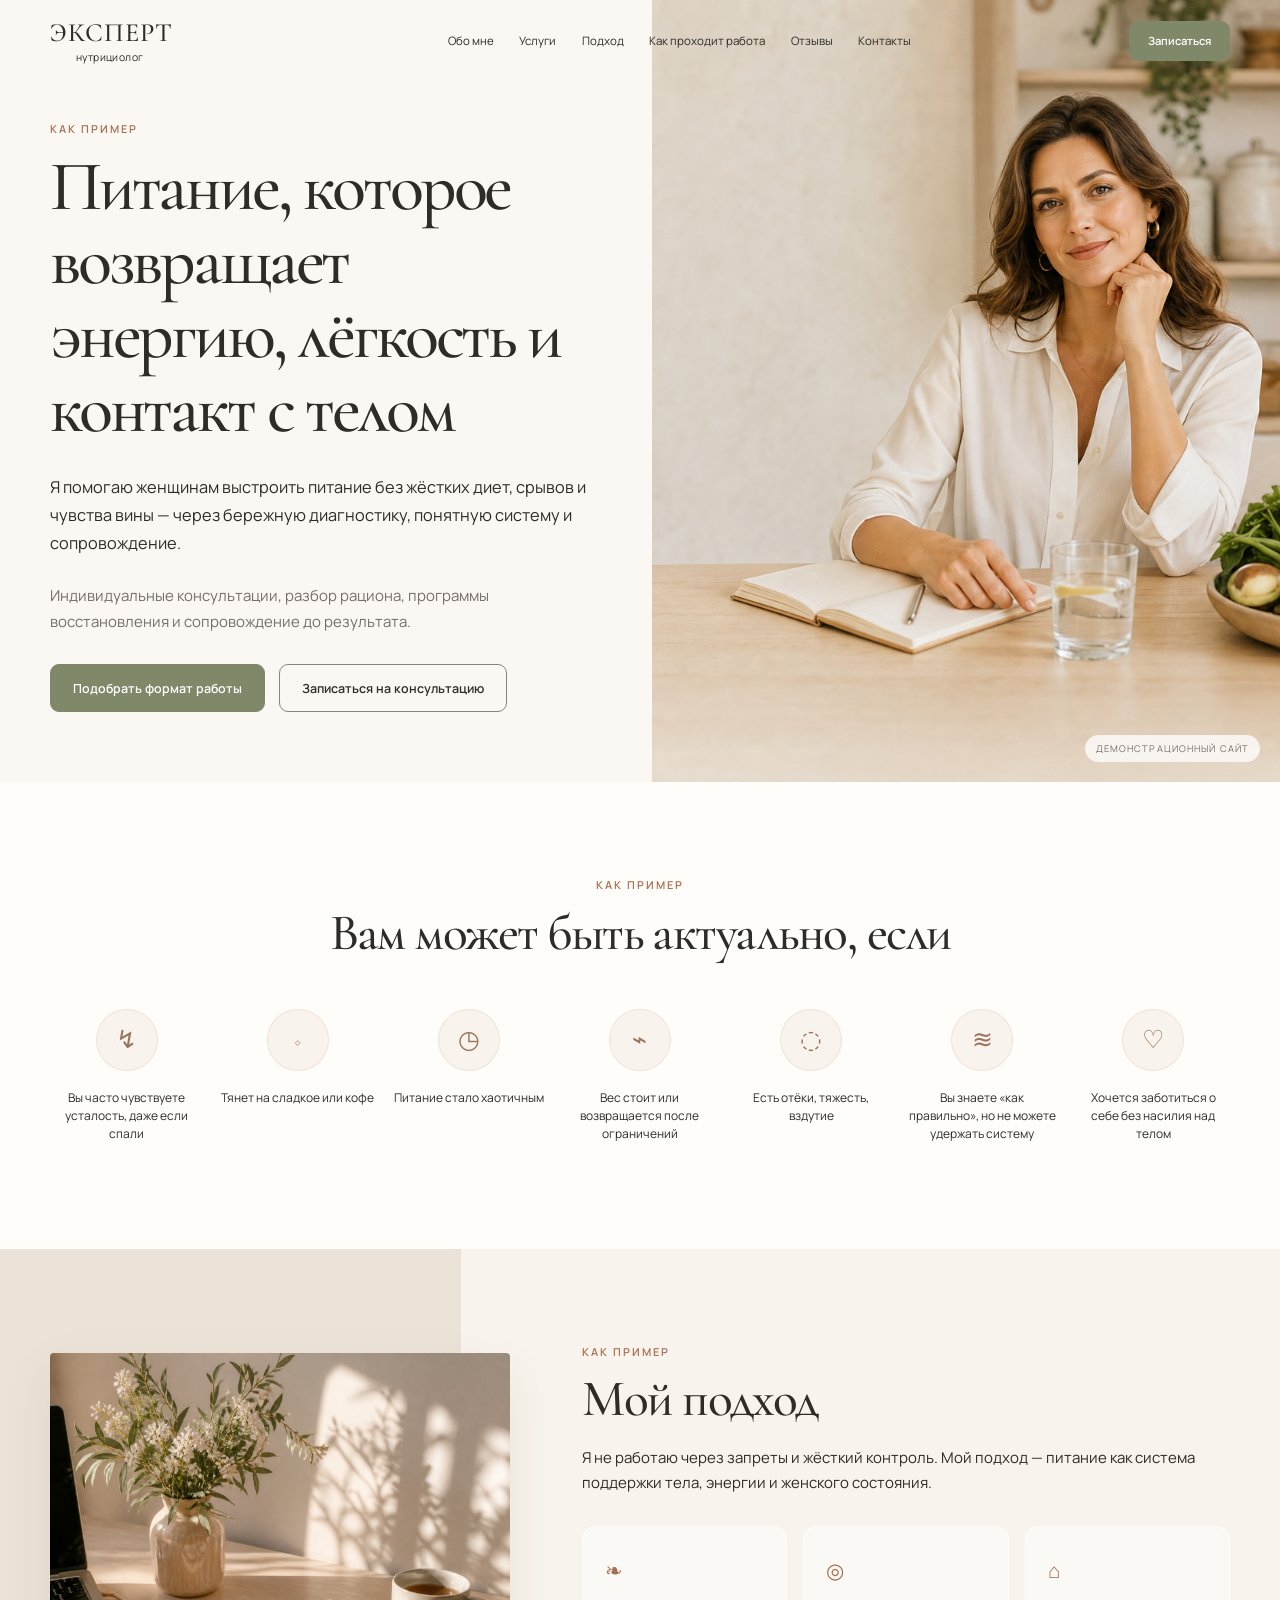
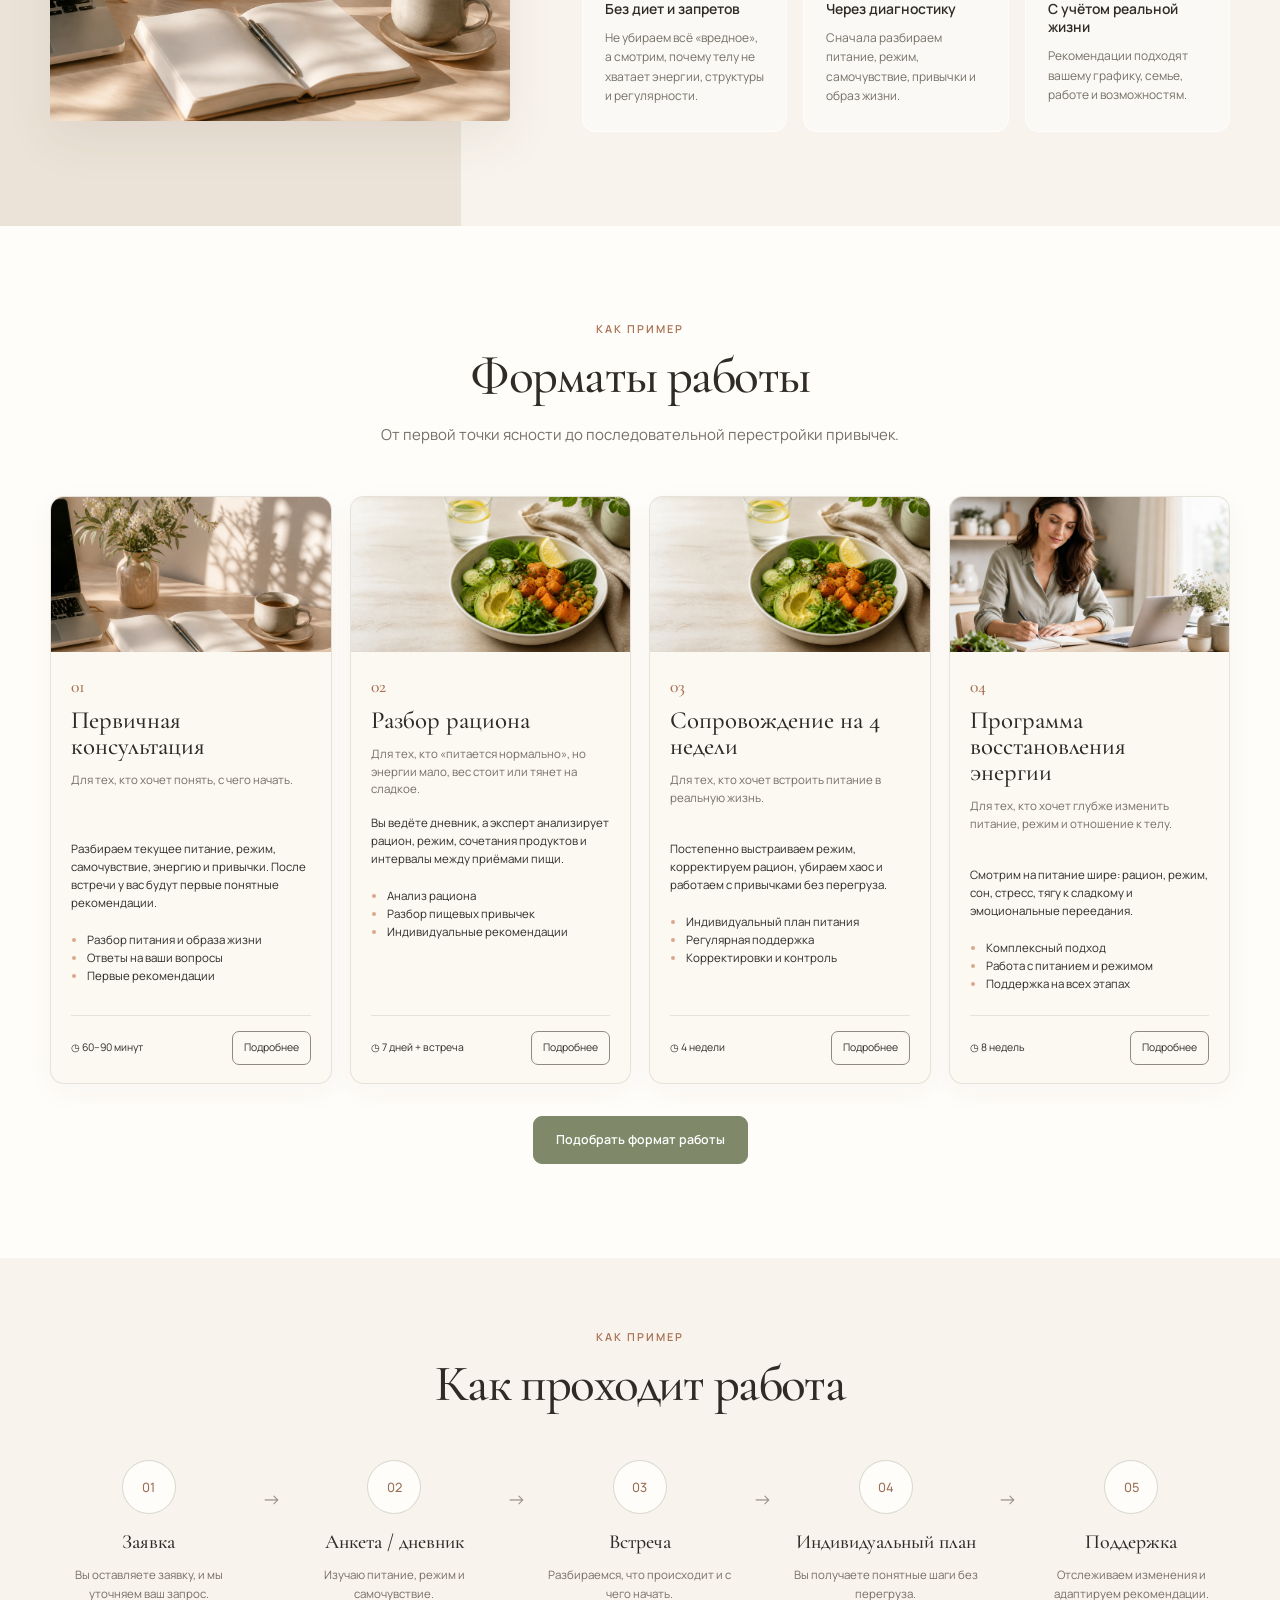
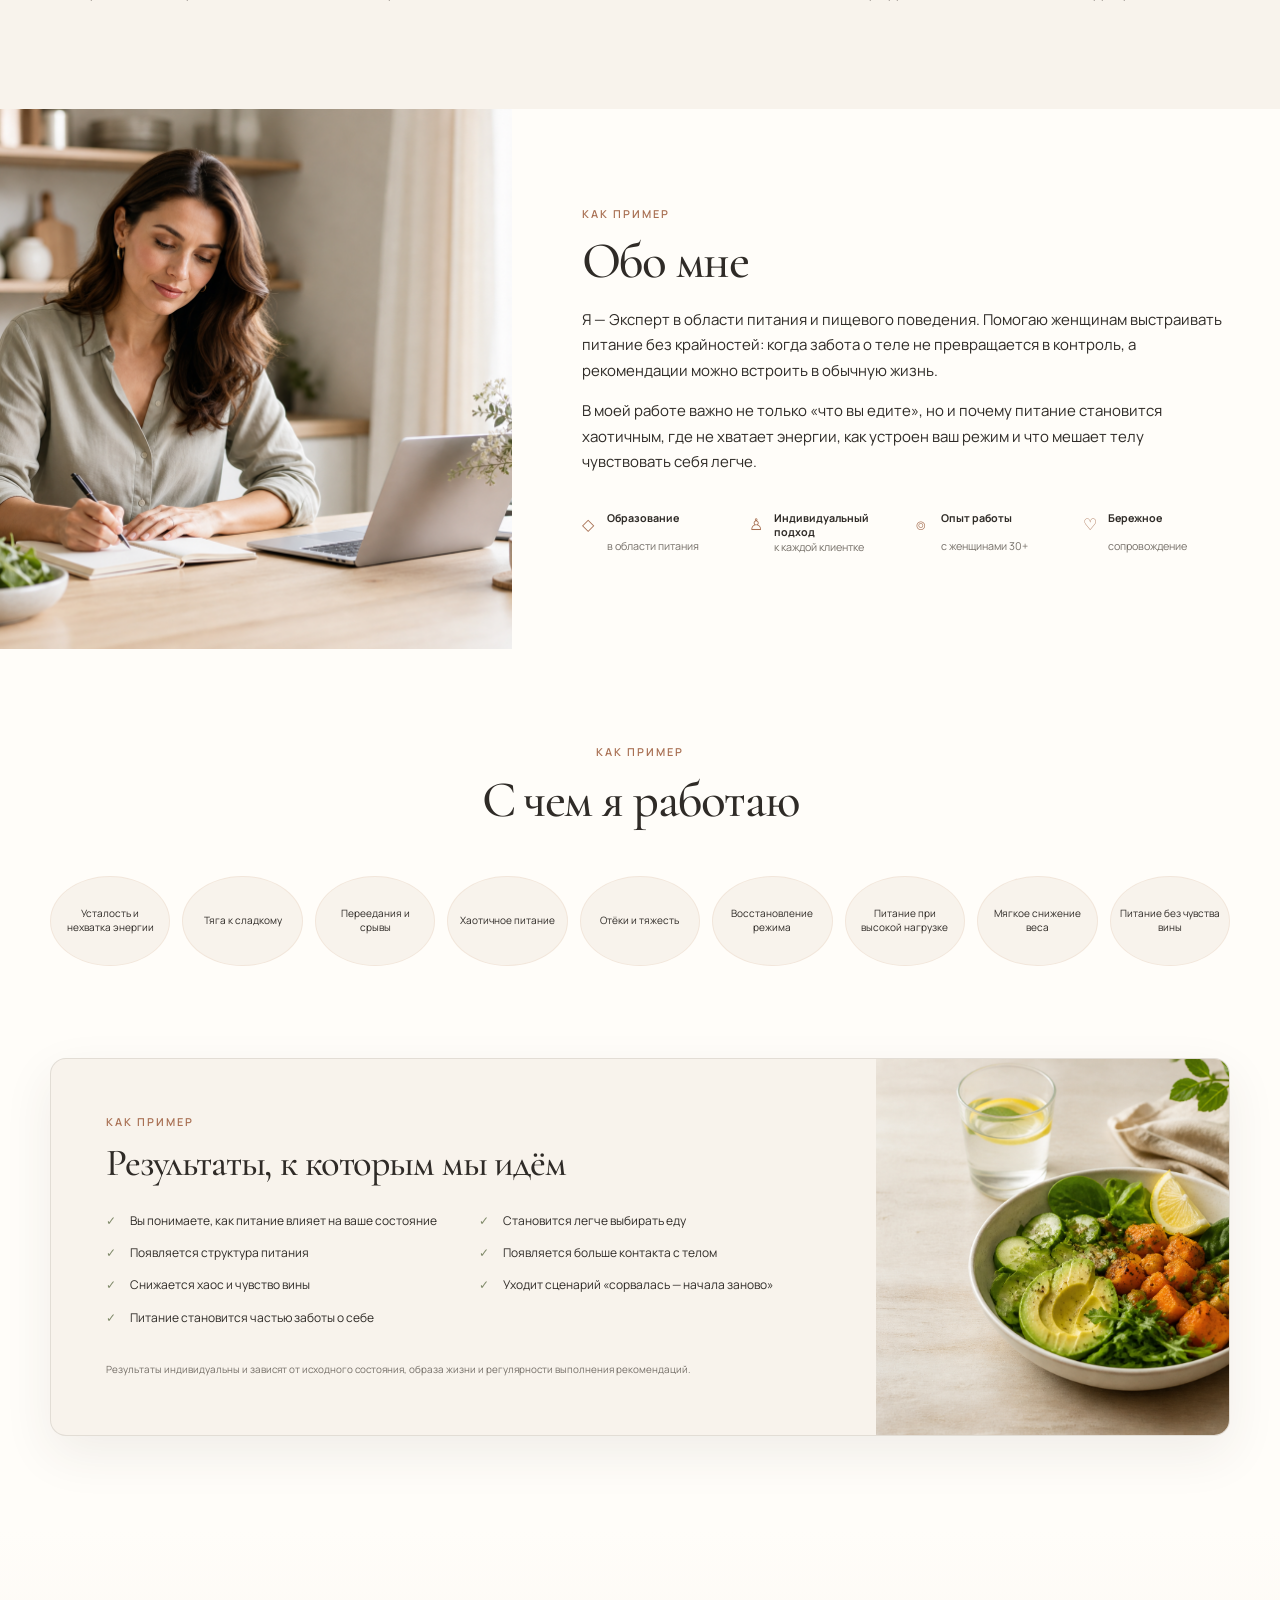
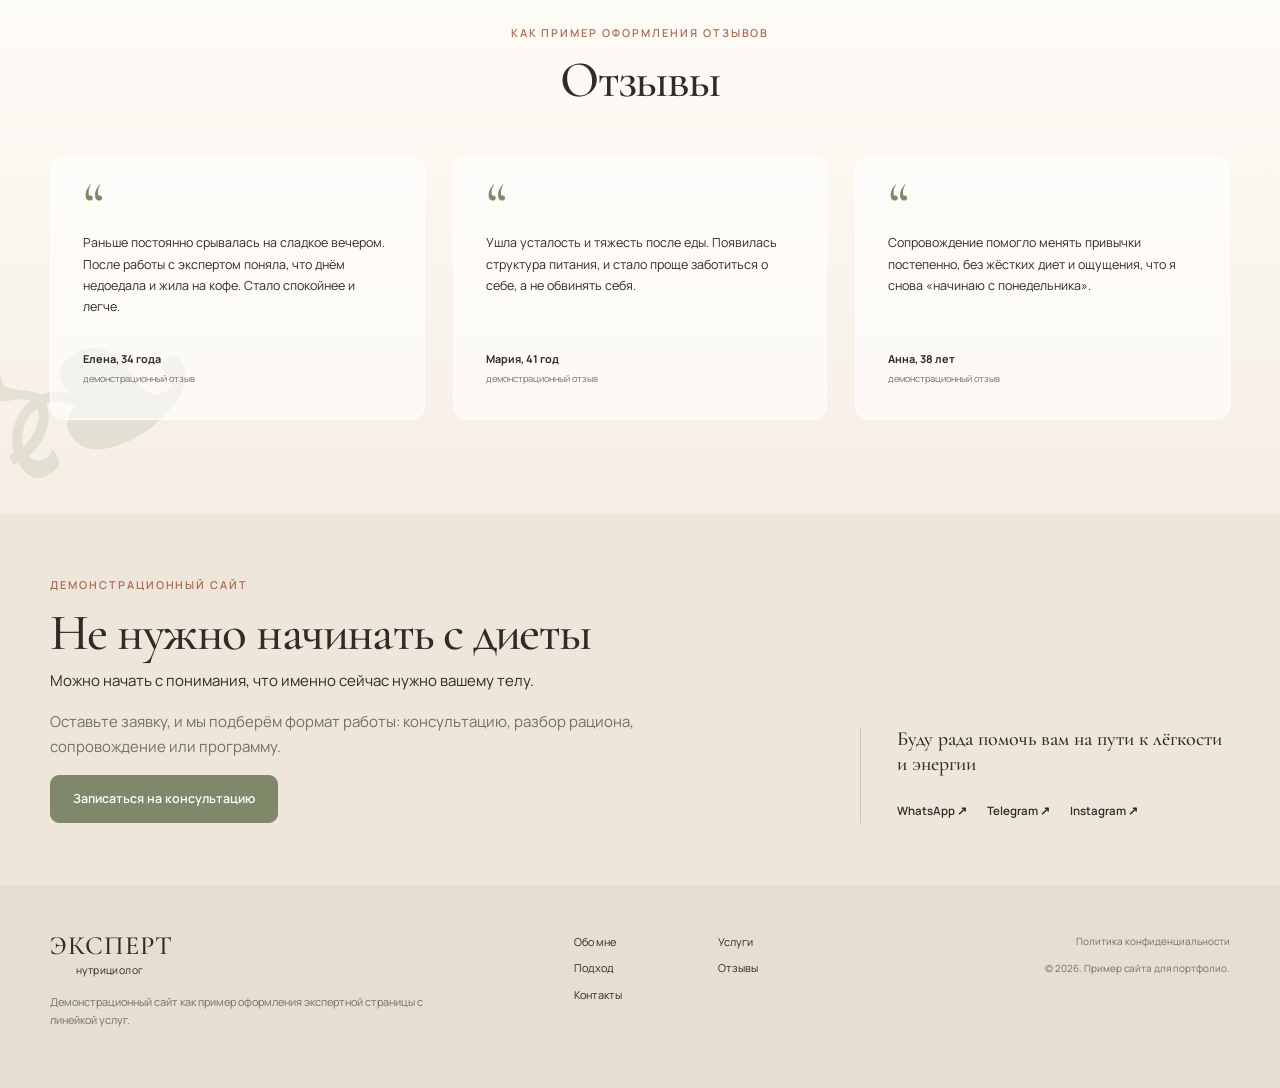
<file: nutrition-example.html>
<!doctype html>
<html lang="ru">
<head>
  <meta charset="utf-8">
  <meta name="viewport" content="width=device-width, initial-scale=1">
  <meta name="description" content="Демонстрационный сайт нутрициолога с линейкой услуг — пример премиального сайта для эксперта.">
  <meta name="theme-color" content="#f8f3ec">
  <title>Эксперт — пример сайта нутрициолога</title>
  <link rel="preconnect" href="https://fonts.googleapis.com">
  <link rel="preconnect" href="https://fonts.gstatic.com" crossorigin>
  <link href="https://fonts.googleapis.com/css2?family=Cormorant+Garamond:wght@400;500;600&family=Manrope:wght@400;500;600&display=swap" rel="stylesheet">
  <link rel="stylesheet" href="nutrition-example.css">
</head>
<body>
  <a class="skip-link" href="#main">Перейти к содержанию</a>

  <header class="site-header" id="top">
    <div class="container header-inner">
      <a class="brand" href="#top" aria-label="На главную">
        <span>Эксперт</span>
        <small>нутрициолог</small>
      </a>
      <nav class="nav" id="site-nav" aria-label="Основная навигация">
        <a href="#about">Обо мне</a>
        <a href="#services">Услуги</a>
        <a href="#approach">Подход</a>
        <a href="#process">Как проходит работа</a>
        <a href="#reviews">Отзывы</a>
        <a href="#contacts">Контакты</a>
      </nav>
      <a class="button button-small header-cta" href="https://wa.me/77774563866?text=Здравствуйте,%20хочу%20обсудить%20сайт%20эксперта">Записаться</a>
      <button class="menu-toggle" type="button" aria-label="Открыть меню" aria-expanded="false" aria-controls="site-nav">
        <span></span><span></span><span></span>
      </button>
    </div>
  </header>

  <main id="main">
    <!-- Hero -->
    <section class="hero">
      <div class="container hero-grid">
        <div class="hero-copy reveal">
          <p class="eyebrow">как пример</p>
          <h1>Питание, которое возвращает энергию, лёгкость и контакт с телом</h1>
          <p class="hero-lead">Я помогаю женщинам выстроить питание без жёстких диет, срывов и чувства вины — через бережную диагностику, понятную систему и сопровождение.</p>
          <p class="hero-note">Индивидуальные консультации, разбор рациона, программы восстановления и сопровождение до результата.</p>
          <div class="button-row">
            <a class="button" href="#services">Подобрать формат работы</a>
            <a class="button button-outline" href="https://wa.me/77774563866?text=Здравствуйте,%20хочу%20обсудить%20сайт%20эксперта">Записаться на консультацию</a>
          </div>
        </div>
        <div class="hero-visual reveal">
          <img src="nutrition-hero.png" alt="Женщина-эксперт за столом в светлой кухне">
          <span class="image-caption">демонстрационный сайт</span>
        </div>
      </div>
    </section>

    <!-- Pain points -->
    <section class="section pain-section">
      <div class="container">
        <div class="section-heading centered reveal">
          <p class="eyebrow">как пример</p>
          <h2>Вам может быть актуально, если</h2>
        </div>
        <div class="pain-grid">
          <article class="pain-item reveal"><span class="line-icon">↯</span><p>Вы часто чувствуете усталость, даже если спали</p></article>
          <article class="pain-item reveal"><span class="line-icon">◇</span><p>Тянет на сладкое или кофе</p></article>
          <article class="pain-item reveal"><span class="line-icon">◷</span><p>Питание стало хаотичным</p></article>
          <article class="pain-item reveal"><span class="line-icon">⌁</span><p>Вес стоит или возвращается после ограничений</p></article>
          <article class="pain-item reveal"><span class="line-icon">◌</span><p>Есть отёки, тяжесть, вздутие</p></article>
          <article class="pain-item reveal"><span class="line-icon">≋</span><p>Вы знаете «как правильно», но не можете удержать систему</p></article>
          <article class="pain-item reveal"><span class="line-icon">♡</span><p>Хочется заботиться о себе без насилия над телом</p></article>
        </div>
      </div>
    </section>

    <!-- Approach -->
    <section class="section split-section" id="approach">
      <div class="container split-grid">
        <div class="split-image reveal">
          <img src="nutrition-desk.png" alt="Светлый рабочий стол с блокнотом, чашкой и цветами">
        </div>
        <div class="split-content reveal">
          <p class="eyebrow">как пример</p>
          <h2>Мой подход</h2>
          <p class="section-intro">Я не работаю через запреты и жёсткий контроль. Мой подход — питание как система поддержки тела, энергии и женского состояния.</p>
          <div class="approach-grid">
            <article class="soft-card">
              <span class="card-symbol">❧</span>
              <h3>Без диет и запретов</h3>
              <p>Не убираем всё «вредное», а смотрим, почему телу не хватает энергии, структуры и регулярности.</p>
            </article>
            <article class="soft-card">
              <span class="card-symbol">◎</span>
              <h3>Через диагностику</h3>
              <p>Сначала разбираем питание, режим, самочувствие, привычки и образ жизни.</p>
            </article>
            <article class="soft-card">
              <span class="card-symbol">⌂</span>
              <h3>С учётом реальной жизни</h3>
              <p>Рекомендации подходят вашему графику, семье, работе и возможностям.</p>
            </article>
          </div>
        </div>
      </div>
    </section>

    <!-- Services -->
    <section class="section services-section" id="services">
      <div class="container">
        <div class="section-heading centered reveal">
          <p class="eyebrow">как пример</p>
          <h2>Форматы работы</h2>
          <p>От первой точки ясности до последовательной перестройки привычек.</p>
        </div>
        <div class="services-grid">
          <article class="service-card reveal">
            <div class="service-image"><img src="nutrition-desk.png" alt="" loading="lazy"></div>
            <div class="service-body">
              <span class="service-number">01</span>
              <h3>Первичная консультация</h3>
              <p class="service-for">Для тех, кто хочет понять, с чего начать.</p>
              <p>Разбираем текущее питание, режим, самочувствие, энергию и привычки. После встречи у вас будут первые понятные рекомендации.</p>
              <ul><li>Разбор питания и образа жизни</li><li>Ответы на ваши вопросы</li><li>Первые рекомендации</li></ul>
              <div class="service-footer"><span>◷ 60–90 минут</span><a href="https://wa.me/77774563866?text=Здравствуйте,%20хочу%20обсудить%20сайт%20эксперта">Подробнее</a></div>
            </div>
          </article>
          <article class="service-card reveal">
            <div class="service-image"><img src="nutrition-food.png" alt="" loading="lazy"></div>
            <div class="service-body">
              <span class="service-number">02</span>
              <h3>Разбор рациона</h3>
              <p class="service-for">Для тех, кто «питается нормально», но энергии мало, вес стоит или тянет на сладкое.</p>
              <p>Вы ведёте дневник, а эксперт анализирует рацион, режим, сочетания продуктов и интервалы между приёмами пищи.</p>
              <ul><li>Анализ рациона</li><li>Разбор пищевых привычек</li><li>Индивидуальные рекомендации</li></ul>
              <div class="service-footer"><span>◷ 7 дней + встреча</span><a href="https://wa.me/77774563866?text=Здравствуйте,%20хочу%20обсудить%20сайт%20эксперта">Подробнее</a></div>
            </div>
          </article>
          <article class="service-card reveal">
            <div class="service-image"><img src="nutrition-food.png" alt="" loading="lazy"></div>
            <div class="service-body">
              <span class="service-number">03</span>
              <h3>Сопровождение на 4 недели</h3>
              <p class="service-for">Для тех, кто хочет встроить питание в реальную жизнь.</p>
              <p>Постепенно выстраиваем режим, корректируем рацион, убираем хаос и работаем с привычками без перегруза.</p>
              <ul><li>Индивидуальный план питания</li><li>Регулярная поддержка</li><li>Корректировки и контроль</li></ul>
              <div class="service-footer"><span>◷ 4 недели</span><a href="https://wa.me/77774563866?text=Здравствуйте,%20хочу%20обсудить%20сайт%20эксперта">Подробнее</a></div>
            </div>
          </article>
          <article class="service-card reveal">
            <div class="service-image"><img src="nutrition-about.png" alt="" loading="lazy"></div>
            <div class="service-body">
              <span class="service-number">04</span>
              <h3>Программа восстановления энергии</h3>
              <p class="service-for">Для тех, кто хочет глубже изменить питание, режим и отношение к телу.</p>
              <p>Смотрим на питание шире: рацион, режим, сон, стресс, тягу к сладкому и эмоциональные переедания.</p>
              <ul><li>Комплексный подход</li><li>Работа с питанием и режимом</li><li>Поддержка на всех этапах</li></ul>
              <div class="service-footer"><span>◷ 8 недель</span><a href="https://wa.me/77774563866?text=Здравствуйте,%20хочу%20обсудить%20сайт%20эксперта">Подробнее</a></div>
            </div>
          </article>
        </div>
        <div class="section-action reveal"><a class="button" href="https://wa.me/77774563866?text=Здравствуйте,%20хочу%20обсудить%20сайт%20эксперта">Подобрать формат работы</a></div>
      </div>
    </section>

    <!-- Process -->
    <section class="section process-section" id="process">
      <div class="container">
        <div class="section-heading centered reveal">
          <p class="eyebrow">как пример</p>
          <h2>Как проходит работа</h2>
        </div>
        <div class="process-grid">
          <article class="process-step reveal"><span>01</span><h3>Заявка</h3><p>Вы оставляете заявку, и мы уточняем ваш запрос.</p></article>
          <article class="process-step reveal"><span>02</span><h3>Анкета / дневник</h3><p>Изучаю питание, режим и самочувствие.</p></article>
          <article class="process-step reveal"><span>03</span><h3>Встреча</h3><p>Разбираемся, что происходит и с чего начать.</p></article>
          <article class="process-step reveal"><span>04</span><h3>Индивидуальный план</h3><p>Вы получаете понятные шаги без перегруза.</p></article>
          <article class="process-step reveal"><span>05</span><h3>Поддержка</h3><p>Отслеживаем изменения и адаптируем рекомендации.</p></article>
        </div>
      </div>
    </section>

    <!-- About -->
    <section class="section about-section" id="about">
      <div class="container about-grid">
        <div class="about-image reveal"><img src="nutrition-about.png" alt="Эксперт записывает рекомендации в блокнот" loading="lazy"></div>
        <div class="about-content reveal">
          <p class="eyebrow">как пример</p>
          <h2>Обо мне</h2>
          <p>Я — Эксперт в области питания и пищевого поведения. Помогаю женщинам выстраивать питание без крайностей: когда забота о теле не превращается в контроль, а рекомендации можно встроить в обычную жизнь.</p>
          <p>В моей работе важно не только «что вы едите», но и почему питание становится хаотичным, где не хватает энергии, как устроен ваш режим и что мешает телу чувствовать себя легче.</p>
          <div class="credentials">
            <span>◇ <b>Образование</b><small>в области питания</small></span>
            <span>♙ <b>Индивидуальный подход</b><small>к каждой клиентке</small></span>
            <span>⌾ <b>Опыт работы</b><small>с женщинами 30+</small></span>
            <span>♡ <b>Бережное</b><small>сопровождение</small></span>
          </div>
        </div>
      </div>
    </section>

    <section class="section topics-section">
      <div class="container">
        <div class="section-heading centered reveal">
          <p class="eyebrow">как пример</p>
          <h2>С чем я работаю</h2>
        </div>
        <div class="topic-grid">
          <span>Усталость и нехватка энергии</span><span>Тяга к сладкому</span><span>Переедания и срывы</span>
          <span>Хаотичное питание</span><span>Отёки и тяжесть</span><span>Восстановление режима</span>
          <span>Питание при высокой нагрузке</span><span>Мягкое снижение веса</span><span>Питание без чувства вины</span>
        </div>
      </div>
    </section>

    <!-- Results -->
    <section class="section results-section">
      <div class="container results-card reveal">
        <div class="results-copy">
          <p class="eyebrow">как пример</p>
          <h2>Результаты, к которым мы идём</h2>
          <div class="check-grid">
            <span>Вы понимаете, как питание влияет на ваше состояние</span>
            <span>Становится легче выбирать еду</span>
            <span>Появляется структура питания</span>
            <span>Появляется больше контакта с телом</span>
            <span>Снижается хаос и чувство вины</span>
            <span>Уходит сценарий «сорвалась — начала заново»</span>
            <span>Питание становится частью заботы о себе</span>
          </div>
          <small>Результаты индивидуальны и зависят от исходного состояния, образа жизни и регулярности выполнения рекомендаций.</small>
        </div>
        <div class="results-image"><img src="nutrition-food.png" alt="Сбалансированная тарелка с овощами и зеленью" loading="lazy"></div>
      </div>
    </section>

    <!-- Reviews -->
    <section class="section reviews-section" id="reviews">
      <div class="container">
        <div class="section-heading centered reveal">
          <p class="eyebrow">как пример оформления отзывов</p>
          <h2>Отзывы</h2>
        </div>
        <div class="reviews-grid">
          <blockquote class="review-card reveal"><span>“</span><p>Раньше постоянно срывалась на сладкое вечером. После работы с экспертом поняла, что днём недоедала и жила на кофе. Стало спокойнее и легче.</p><footer><b>Елена, 34 года</b><small>демонстрационный отзыв</small></footer></blockquote>
          <blockquote class="review-card reveal"><span>“</span><p>Ушла усталость и тяжесть после еды. Появилась структура питания, и стало проще заботиться о себе, а не обвинять себя.</p><footer><b>Мария, 41 год</b><small>демонстрационный отзыв</small></footer></blockquote>
          <blockquote class="review-card reveal"><span>“</span><p>Сопровождение помогло менять привычки постепенно, без жёстких диет и ощущения, что я снова «начинаю с понедельника».</p><footer><b>Анна, 38 лет</b><small>демонстрационный отзыв</small></footer></blockquote>
        </div>
      </div>
    </section>

    <!-- CTA -->
    <section class="cta-section" id="contacts">
      <div class="container cta-inner reveal">
        <div>
          <p class="eyebrow">демонстрационный сайт</p>
          <h2>Не нужно начинать с диеты</h2>
          <p>Можно начать с понимания, что именно сейчас нужно вашему телу.</p>
          <p class="cta-note">Оставьте заявку, и мы подберём формат работы: консультацию, разбор рациона, сопровождение или программу.</p>
          <a class="button" href="https://wa.me/77774563866?text=Здравствуйте,%20хочу%20обсудить%20сайт%20эксперта">Записаться на консультацию</a>
        </div>
        <div class="contact-box">
          <p>Буду рада помочь вам на пути к лёгкости и энергии</p>
          <a href="https://wa.me/77774563866?text=Здравствуйте,%20хочу%20обсудить%20сайт%20эксперта">WhatsApp ↗</a>
          <a href="https://wa.me/77774563866?text=Здравствуйте,%20хочу%20обсудить%20сайт%20эксперта">Telegram ↗</a>
          <a href="https://wa.me/77774563866?text=Здравствуйте,%20хочу%20обсудить%20сайт%20эксперта">Instagram ↗</a>
        </div>
      </div>
    </section>
  </main>

  <!-- Footer -->
  <footer class="site-footer">
    <div class="container footer-grid">
      <div>
        <a class="brand" href="#top"><span>Эксперт</span><small>нутрициолог</small></a>
        <p>Демонстрационный сайт как пример оформления экспертной страницы с линейкой услуг.</p>
      </div>
      <nav aria-label="Навигация в подвале">
        <a href="#about">Обо мне</a><a href="#services">Услуги</a><a href="#approach">Подход</a><a href="#reviews">Отзывы</a><a href="#contacts">Контакты</a>
      </nav>
      <div class="footer-meta">
        <a href="#privacy">Политика конфиденциальности</a>
        <span>© 2026. Пример сайта для портфолио.</span>
      </div>
    </div>
  </footer>
  <script src="nutrition-example.js"></script>
</body>
</html>
</file>
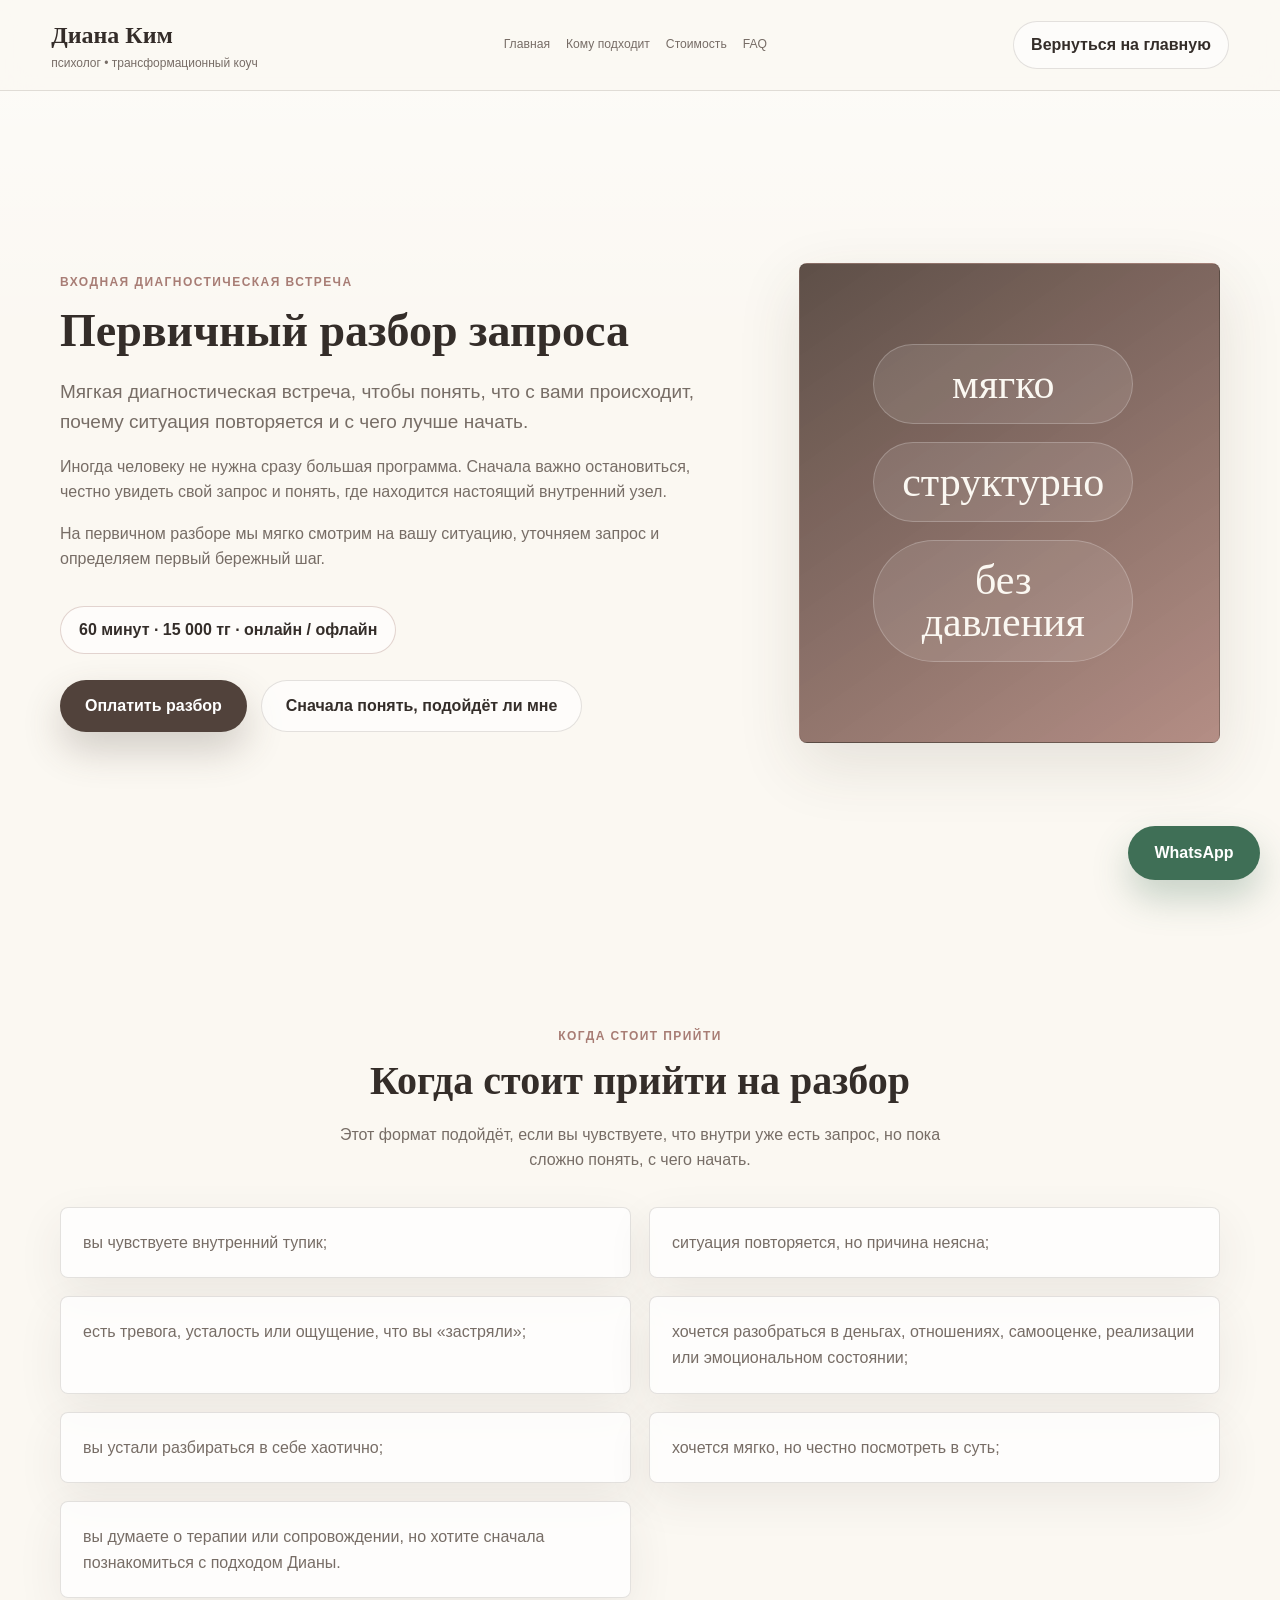
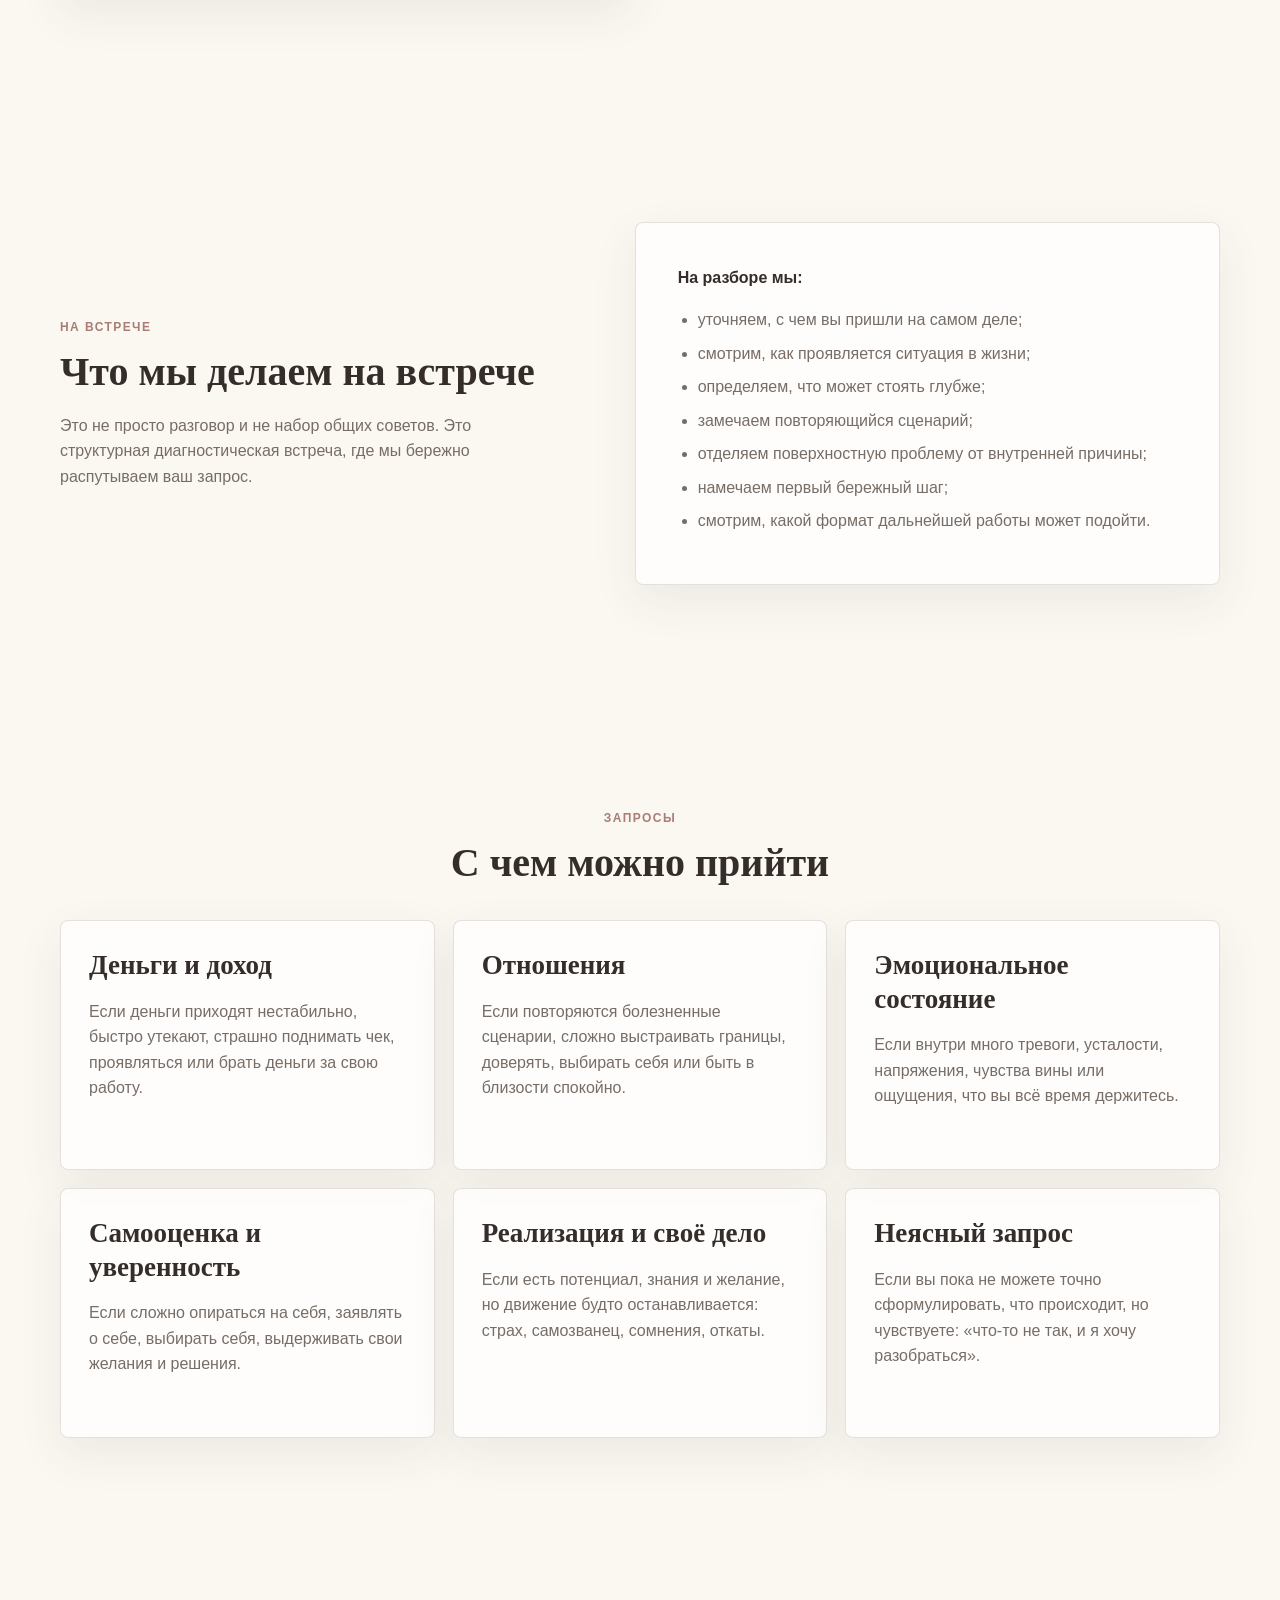
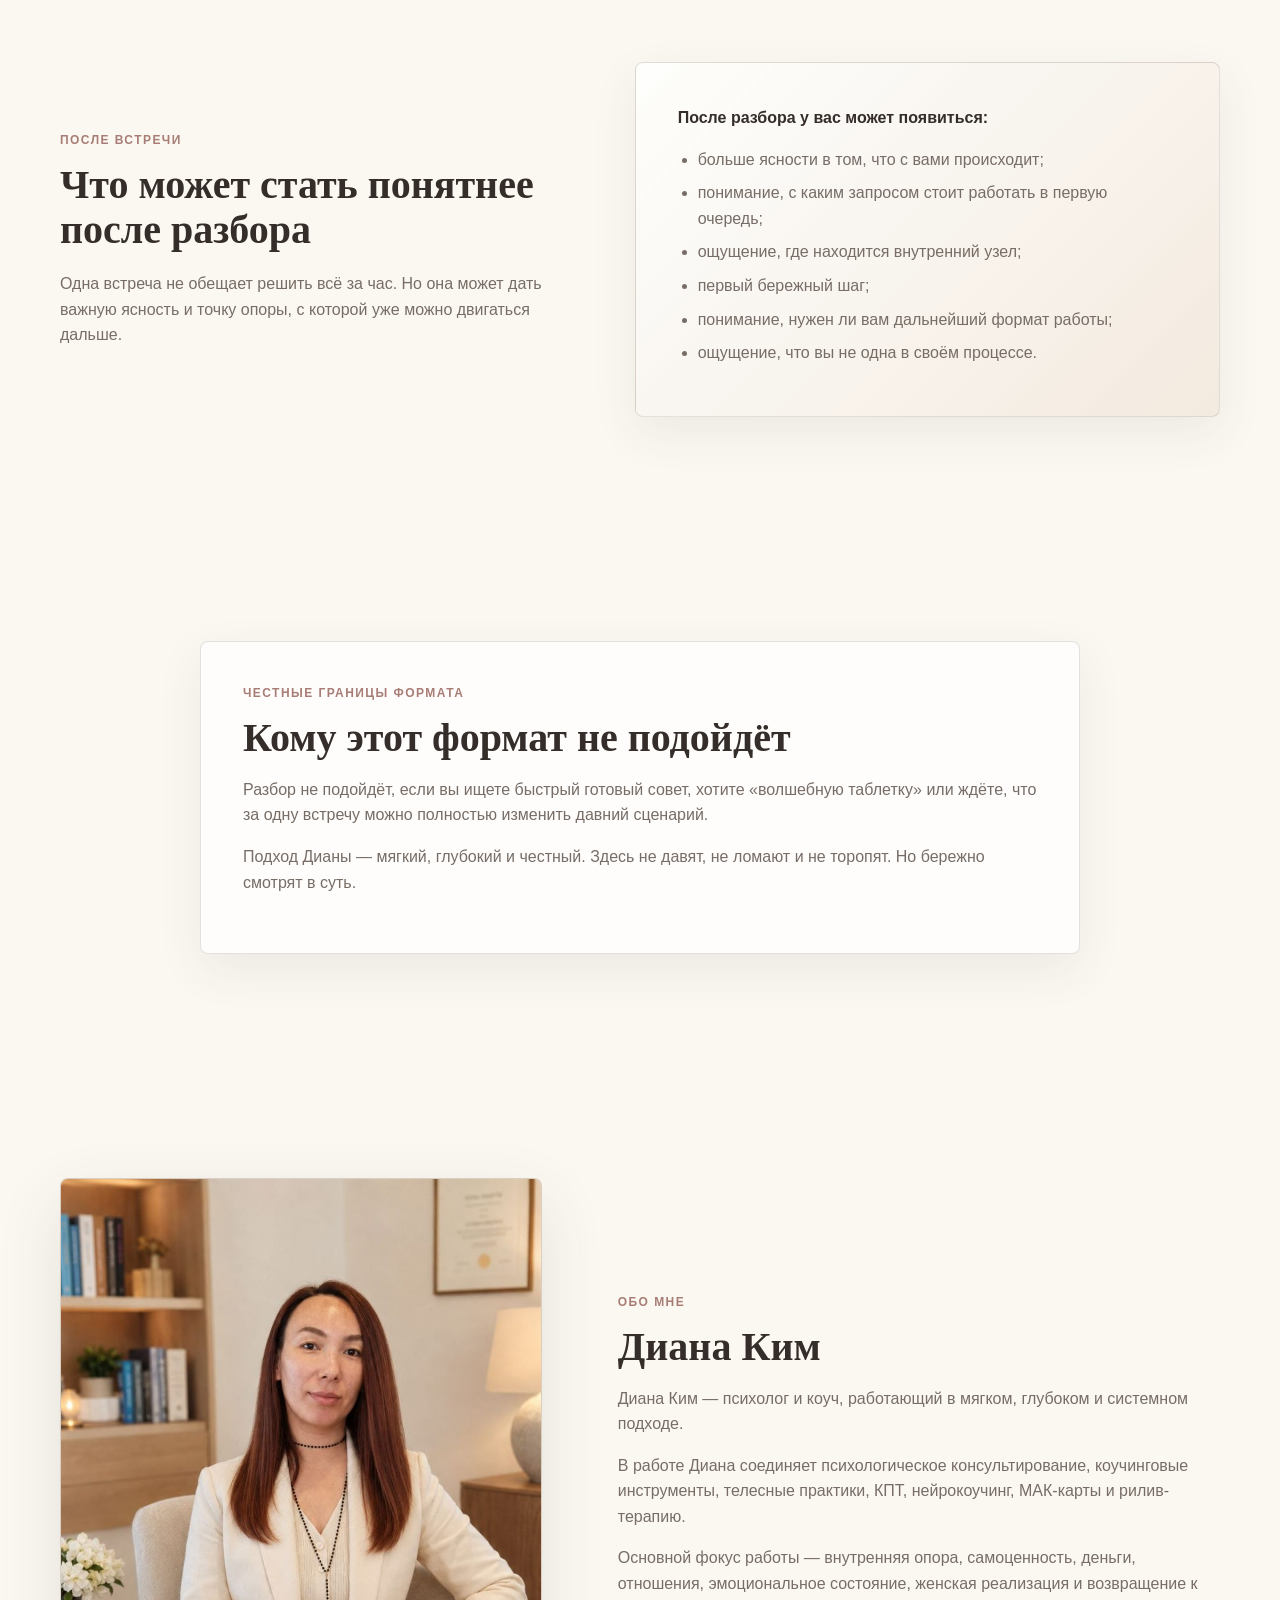
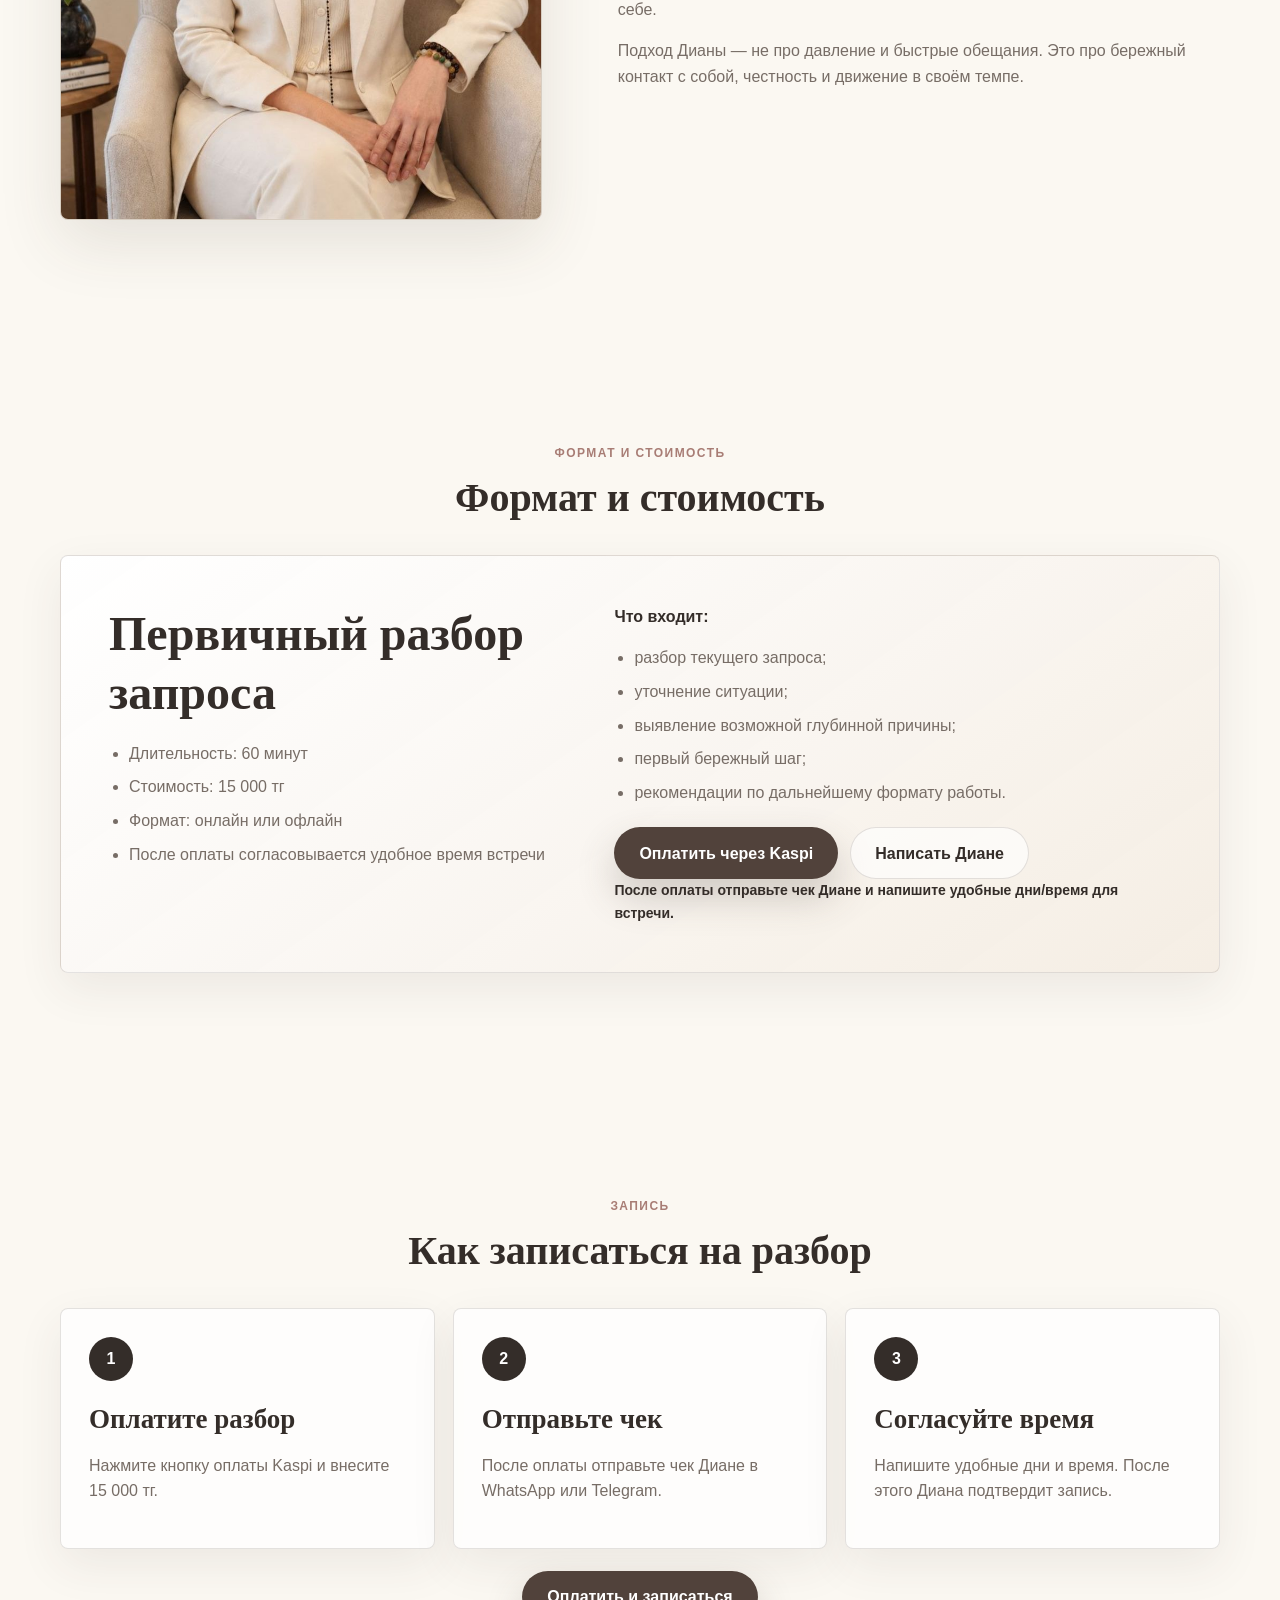
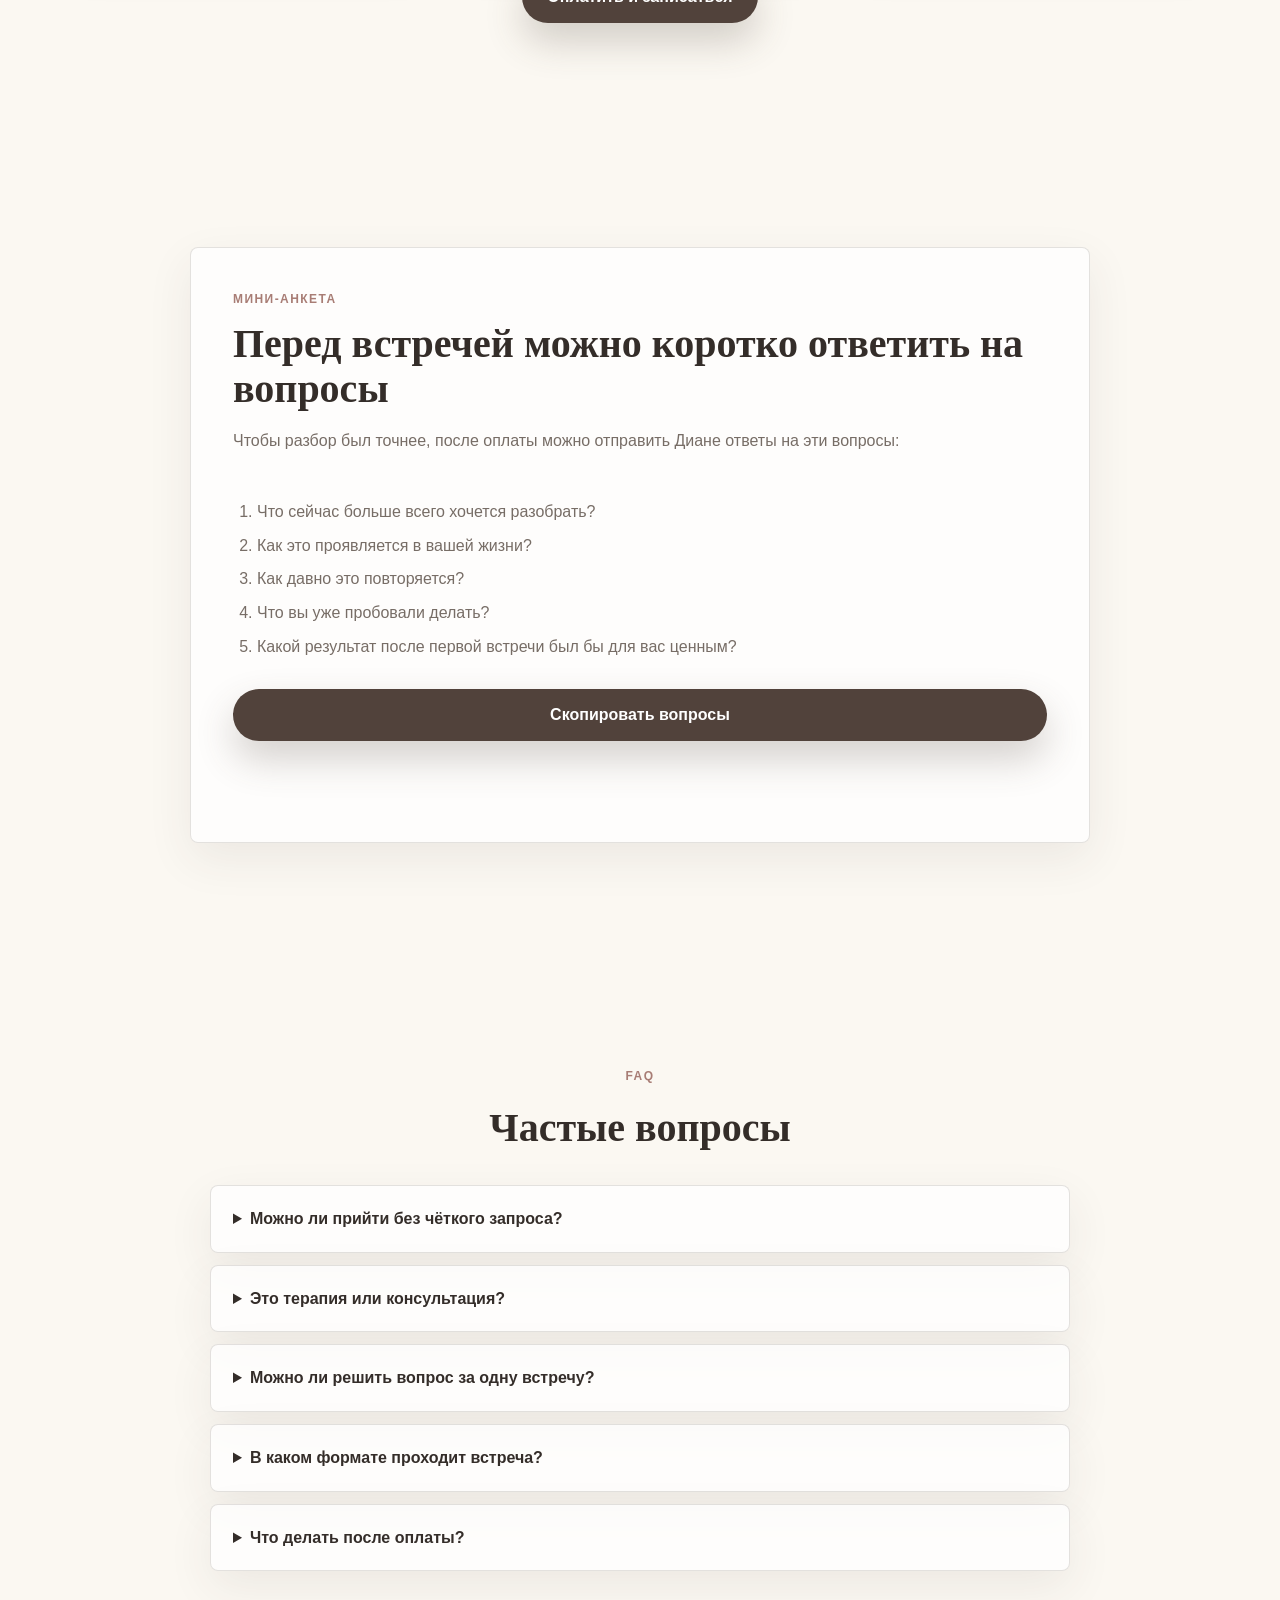
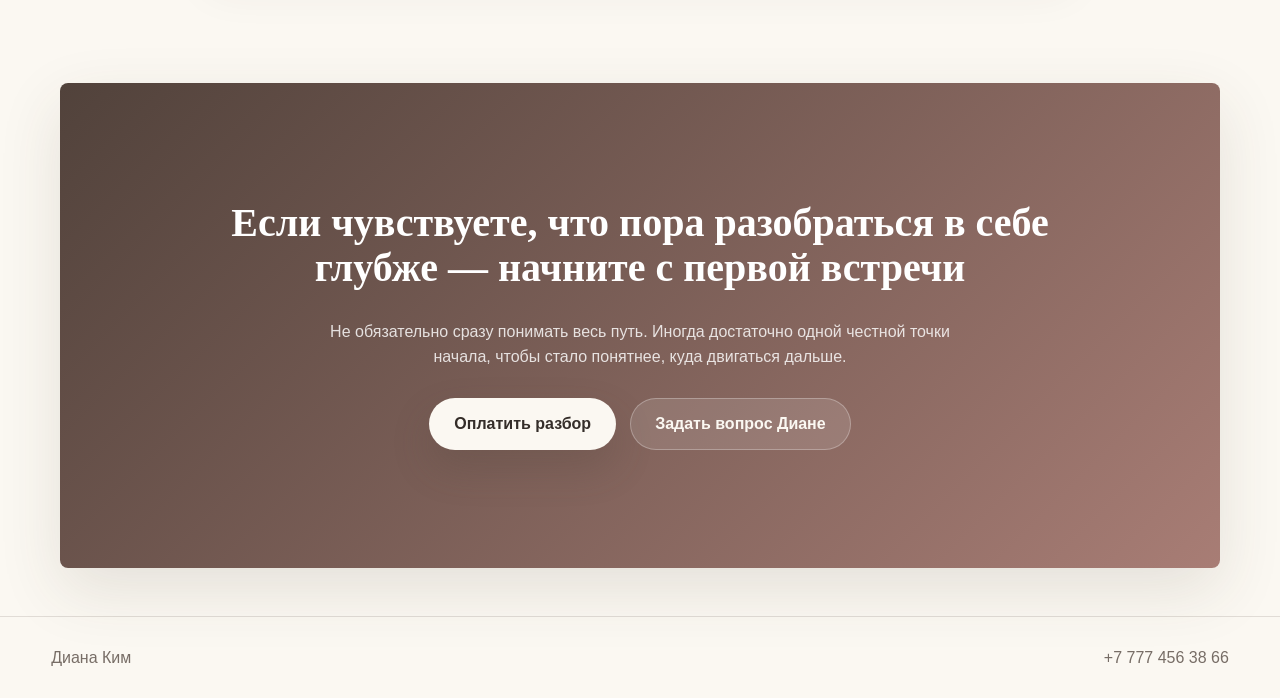
<file: razbor.html>
<!DOCTYPE html>
<html lang="ru">
<head>
  <meta charset="UTF-8">
  <meta name="viewport" content="width=device-width, initial-scale=1.0">
  <meta name="description" content="Мягкая диагностическая встреча с Дианой Ким: 60 минут, чтобы понять свой запрос, увидеть возможную причину и определить первый шаг.">
  <meta property="og:title" content="Первичный разбор запроса — Диана Ким">
  <meta property="og:description" content="Мягкая диагностическая встреча с Дианой Ким: 60 минут, чтобы понять свой запрос, увидеть возможную причину и определить первый шаг.">
  <meta property="og:type" content="website">
  <title>Первичный разбор запроса — Диана Ким</title>
  <script>document.documentElement.classList.add('js');</script>
  <link rel="stylesheet" href="style.css">
</head>
<body class="razbor-page">
  <a class="wa-float js-razbor-wa" href="https://wa.me/77774563866" aria-label="Написать Диане Ким в WhatsApp">WhatsApp</a>

  <header class="site-header">
    <a class="brand" href="index.html">
      <span>Диана Ким</span>
      <small>психолог • трансформационный коуч</small>
    </a>
    <nav class="nav" aria-label="Навигация">
      <a href="index.html">Главная</a>
      <a href="#suits">Кому подходит</a>
      <a href="#price">Стоимость</a>
      <a href="#faq">FAQ</a>
    </nav>
    <a class="header-cta" href="index.html">Вернуться на главную</a>
  </header>

  <main id="top">
    <section class="hero razbor-hero reveal">
      <div class="hero-content">
        <p class="eyebrow">Входная диагностическая встреча</p>
        <h1>Первичный разбор запроса</h1>
        <p class="hero-subtitle">Мягкая диагностическая встреча, чтобы понять, что с вами происходит, почему ситуация повторяется и с чего лучше начать.</p>
        <p>Иногда человеку не нужна сразу большая программа. Сначала важно остановиться, честно увидеть свой запрос и понять, где находится настоящий внутренний узел.</p>
        <p>На первичном разборе мы мягко смотрим на вашу ситуацию, уточняем запрос и определяем первый бережный шаг.</p>
        <div class="service-pill">60 минут · 15 000 тг · онлайн / офлайн</div>
        <div class="hero-actions">
          <a class="btn btn-primary" href="https://pay.kaspi.kz/pay/6leujndu">Оплатить разбор</a>
          <a class="btn btn-ghost" href="#suits">Сначала понять, подойдёт ли мне</a>
        </div>
      </div>
      <aside class="razbor-hero-card" aria-label="Кратко о разборе">
        <span>мягко</span>
        <span>структурно</span>
        <span>без давления</span>
      </aside>
    </section>

    <section class="section reveal" id="suits">
      <div class="section-head">
        <p class="eyebrow">Когда стоит прийти</p>
        <h2>Когда стоит прийти на разбор</h2>
        <p>Этот формат подойдёт, если вы чувствуете, что внутри уже есть запрос, но пока сложно понять, с чего начать.</p>
      </div>
      <div class="soft-list">
        <article>вы чувствуете внутренний тупик;</article>
        <article>ситуация повторяется, но причина неясна;</article>
        <article>есть тревога, усталость или ощущение, что вы «застряли»;</article>
        <article>хочется разобраться в деньгах, отношениях, самооценке, реализации или эмоциональном состоянии;</article>
        <article>вы устали разбираться в себе хаотично;</article>
        <article>хочется мягко, но честно посмотреть в суть;</article>
        <article>вы думаете о терапии или сопровождении, но хотите сначала познакомиться с подходом Дианы.</article>
      </div>
    </section>

    <section class="section split reveal">
      <div class="section-head align-left">
        <p class="eyebrow">На встрече</p>
        <h2>Что мы делаем на встрече</h2>
        <p>Это не просто разговор и не набор общих советов. Это структурная диагностическая встреча, где мы бережно распутываем ваш запрос.</p>
      </div>
      <div class="check-panel">
        <p>На разборе мы:</p>
        <ul>
          <li>уточняем, с чем вы пришли на самом деле;</li>
          <li>смотрим, как проявляется ситуация в жизни;</li>
          <li>определяем, что может стоять глубже;</li>
          <li>замечаем повторяющийся сценарий;</li>
          <li>отделяем поверхностную проблему от внутренней причины;</li>
          <li>намечаем первый бережный шаг;</li>
          <li>смотрим, какой формат дальнейшей работы может подойти.</li>
        </ul>
      </div>
    </section>

    <section class="section reveal">
      <div class="section-head">
        <p class="eyebrow">Запросы</p>
        <h2>С чем можно прийти</h2>
      </div>
      <div class="request-grid">
        <article><h3>Деньги и доход</h3><p>Если деньги приходят нестабильно, быстро утекают, страшно поднимать чек, проявляться или брать деньги за свою работу.</p></article>
        <article><h3>Отношения</h3><p>Если повторяются болезненные сценарии, сложно выстраивать границы, доверять, выбирать себя или быть в близости спокойно.</p></article>
        <article><h3>Эмоциональное состояние</h3><p>Если внутри много тревоги, усталости, напряжения, чувства вины или ощущения, что вы всё время держитесь.</p></article>
        <article><h3>Самооценка и уверенность</h3><p>Если сложно опираться на себя, заявлять о себе, выбирать себя, выдерживать свои желания и решения.</p></article>
        <article><h3>Реализация и своё дело</h3><p>Если есть потенциал, знания и желание, но движение будто останавливается: страх, самозванец, сомнения, откаты.</p></article>
        <article><h3>Неясный запрос</h3><p>Если вы пока не можете точно сформулировать, что происходит, но чувствуете: «что-то не так, и я хочу разобраться».</p></article>
      </div>
    </section>

    <section class="section split reveal">
      <div class="section-head align-left">
        <p class="eyebrow">После встречи</p>
        <h2>Что может стать понятнее после разбора</h2>
        <p>Одна встреча не обещает решить всё за час. Но она может дать важную ясность и точку опоры, с которой уже можно двигаться дальше.</p>
      </div>
      <div class="check-panel muted-panel">
        <p>После разбора у вас может появиться:</p>
        <ul>
          <li>больше ясности в том, что с вами происходит;</li>
          <li>понимание, с каким запросом стоит работать в первую очередь;</li>
          <li>ощущение, где находится внутренний узел;</li>
          <li>первый бережный шаг;</li>
          <li>понимание, нужен ли вам дальнейший формат работы;</li>
          <li>ощущение, что вы не одна в своём процессе.</li>
        </ul>
      </div>
    </section>

    <section class="section reveal">
      <div class="narrow-card">
        <p class="eyebrow">Честные границы формата</p>
        <h2>Кому этот формат не подойдёт</h2>
        <p>Разбор не подойдёт, если вы ищете быстрый готовый совет, хотите «волшебную таблетку» или ждёте, что за одну встречу можно полностью изменить давний сценарий.</p>
        <p>Подход Дианы — мягкий, глубокий и честный. Здесь не давят, не ломают и не торопят. Но бережно смотрят в суть.</p>
      </div>
    </section>

    <section class="section about reveal">
      <figure class="portrait">
        <img src="diana-kim.jpg" alt="Диана Ким, психолог и трансформационный коуч" loading="lazy">
      </figure>
      <div>
        <p class="eyebrow">Обо мне</p>
        <h2>Диана Ким</h2>
        <p>Диана Ким — психолог и коуч, работающий в мягком, глубоком и системном подходе.</p>
        <p>В работе Диана соединяет психологическое консультирование, коучинговые инструменты, телесные практики, КПТ, нейрокоучинг, МАК-карты и рилив-терапию.</p>
        <p>Основной фокус работы — внутренняя опора, самоценность, деньги, отношения, эмоциональное состояние, женская реализация и возвращение к себе.</p>
        <p>Подход Дианы — не про давление и быстрые обещания. Это про бережный контакт с собой, честность и движение в своём темпе.</p>
      </div>
    </section>

    <section class="section reveal" id="price">
      <div class="section-head">
        <p class="eyebrow">Формат и стоимость</p>
        <h2>Формат и стоимость</h2>
      </div>
      <div class="price-card">
        <div>
          <h3>Первичный разбор запроса</h3>
          <ul>
            <li>Длительность: 60 минут</li>
            <li>Стоимость: 15 000 тг</li>
            <li>Формат: онлайн или офлайн</li>
            <li>После оплаты согласовывается удобное время встречи</li>
          </ul>
        </div>
        <div class="price-includes">
          <p>Что входит:</p>
          <ul>
            <li>разбор текущего запроса;</li>
            <li>уточнение ситуации;</li>
            <li>выявление возможной глубинной причины;</li>
            <li>первый бережный шаг;</li>
            <li>рекомендации по дальнейшему формату работы.</li>
          </ul>
          <div class="price-actions">
            <a class="btn btn-primary" href="https://pay.kaspi.kz/pay/6leujndu">Оплатить через Kaspi</a>
            <a class="btn btn-ghost js-razbor-wa" href="https://wa.me/77774563866">Написать Диане</a>
          </div>
          <p class="note">После оплаты отправьте чек Диане и напишите удобные дни/время для встречи.</p>
        </div>
      </div>
    </section>

    <section class="section reveal">
      <div class="section-head">
        <p class="eyebrow">Запись</p>
        <h2>Как записаться на разбор</h2>
      </div>
      <div class="steps-grid">
        <article><span>1</span><h3>Оплатите разбор</h3><p>Нажмите кнопку оплаты Kaspi и внесите 15 000 тг.</p></article>
        <article><span>2</span><h3>Отправьте чек</h3><p>После оплаты отправьте чек Диане в WhatsApp или Telegram.</p></article>
        <article><span>3</span><h3>Согласуйте время</h3><p>Напишите удобные дни и время. После этого Диана подтвердит запись.</p></article>
      </div>
      <div class="center-actions">
        <a class="btn btn-primary" href="https://pay.kaspi.kz/pay/6leujndu">Оплатить и записаться</a>
      </div>
    </section>

    <section class="section reveal">
      <div class="copy-card">
        <div>
          <p class="eyebrow">Мини-анкета</p>
          <h2>Перед встречей можно коротко ответить на вопросы</h2>
          <p>Чтобы разбор был точнее, после оплаты можно отправить Диане ответы на эти вопросы:</p>
        </div>
        <ol id="question-list">
          <li>Что сейчас больше всего хочется разобрать?</li>
          <li>Как это проявляется в вашей жизни?</li>
          <li>Как давно это повторяется?</li>
          <li>Что вы уже пробовали делать?</li>
          <li>Какой результат после первой встречи был бы для вас ценным?</li>
        </ol>
        <button class="btn btn-primary" type="button" data-copy-questions>Скопировать вопросы</button>
        <p class="copy-note" data-copy-note role="status" aria-live="polite"></p>
      </div>
    </section>

    <section class="section faq reveal" id="faq">
      <div class="section-head">
        <p class="eyebrow">FAQ</p>
        <h2>Частые вопросы</h2>
      </div>
      <div class="faq-list">
        <details><summary>Можно ли прийти без чёткого запроса?</summary><p>Да. Не обязательно приходить с идеально сформулированным запросом. Иногда человек приходит с ощущением: «мне тяжело», «я запуталась», «что-то повторяется», «я не понимаю, что со мной». На разборе мы как раз помогаем запросу проявиться яснее.</p></details>
        <details><summary>Это терапия или консультация?</summary><p>Это первичная диагностическая встреча. Она помогает увидеть запрос, возможную причину и первый шаг. Если после разбора будет понятно, что нужна более глубокая работа, Диана предложит подходящий формат, но продолжение не навязывается.</p></details>
        <details><summary>Можно ли решить вопрос за одну встречу?</summary><p>Иногда одной встречи достаточно, чтобы стало намного яснее. Но если сценарий давний и глубокий, одной встречи может быть недостаточно для полной трансформации. Разбор помогает понять, с чего начать.</p></details>
        <details><summary>В каком формате проходит встреча?</summary><p>Встреча может пройти онлайн или офлайн, по согласованию.</p></details>
        <details><summary>Что делать после оплаты?</summary><p>После оплаты отправьте чек Диане и напишите удобные дни/время для встречи. Также можно отправить ответы на мини-анкету, чтобы встреча была точнее.</p></details>
      </div>
    </section>

    <section class="final-cta reveal">
      <h2>Если чувствуете, что пора разобраться в себе глубже — начните с первой встречи</h2>
      <p>Не обязательно сразу понимать весь путь. Иногда достаточно одной честной точки начала, чтобы стало понятнее, куда двигаться дальше.</p>
      <div class="hero-actions">
        <a class="btn btn-primary" href="https://pay.kaspi.kz/pay/6leujndu">Оплатить разбор</a>
        <a class="btn btn-ghost js-razbor-wa" href="https://wa.me/77774563866">Задать вопрос Диане</a>
      </div>
    </section>
  </main>

  <footer class="footer">
    <span>Диана Ким</span>
    <a href="tel:+77774563866">+7 777 456 38 66</a>
  </footer>

  <script>
    const razborWaUrl = 'https://wa.me/77774563866?text=' + encodeURIComponent('Здравствуйте, Диана.\nХочу записаться на первичный разбор запроса.');

    document.querySelectorAll('.js-razbor-wa').forEach((link) => {
      link.href = razborWaUrl;
    });

    const revealObserver = new IntersectionObserver((entries) => {
      entries.forEach((entry) => {
        if (entry.isIntersecting) {
          entry.target.classList.add('is-visible');
          revealObserver.unobserve(entry.target);
        }
      });
    }, { threshold: 0.14 });
    document.querySelectorAll('.reveal').forEach((item) => revealObserver.observe(item));

    const copyButton = document.querySelector('[data-copy-questions]');
    const copyNote = document.querySelector('[data-copy-note]');
    const questionsText = [
      '1. Что сейчас больше всего хочется разобрать?',
      '2. Как это проявляется в вашей жизни?',
      '3. Как давно это повторяется?',
      '4. Что вы уже пробовали делать?',
      '5. Какой результат после первой встречи был бы для вас ценным?'
    ].join('\n');

    async function copyQuestions() {
      try {
        await navigator.clipboard.writeText(questionsText);
        copyNote.textContent = 'Вопросы скопированы. Вы можете отправить их Диане после оплаты.';
      } catch (error) {
        copyNote.textContent = questionsText;
      }
    }

    copyButton.addEventListener('click', copyQuestions);
  </script>
</body>
</html>
</file>
<file: style.css>
:root {
  --milk: #fbf8f2;
  --cream: #f1e7db;
  --sand: #dccbb7;
  --powder: #d7b7b0;
  --rose: #a87d75;
  --sage: #6f7d68;
  --ink: #342d29;
  --muted: #776d66;
  --line: rgba(63, 52, 45, 0.14);
  --white: rgba(255, 255, 255, 0.74);
  --shadow: 0 22px 64px rgba(67, 54, 45, 0.12);
}

* {
  box-sizing: border-box;
}

html {
  scroll-behavior: smooth;
}

body {
  margin: 0;
  color: var(--ink);
  background:
    linear-gradient(180deg, rgba(255,255,255,0.55), transparent 340px),
    var(--milk);
  font-family: Inter, Avenir, "Segoe UI", Arial, sans-serif;
  line-height: 1.6;
}

a {
  color: inherit;
  text-decoration: none;
}

button,
input {
  font: inherit;
}

.site-header {
  position: sticky;
  top: 0;
  z-index: 20;
  display: flex;
  align-items: center;
  justify-content: space-between;
  gap: 22px;
  padding: 16px clamp(16px, 4vw, 58px);
  background: rgba(251, 248, 242, 0.82);
  border-bottom: 1px solid var(--line);
  backdrop-filter: blur(18px);
}

.brand {
  display: grid;
  min-width: 145px;
}

.brand span,
h1,
h2,
.core-model span {
  font-family: Georgia, "Times New Roman", serif;
}

.brand span {
  font-size: 24px;
  font-weight: 700;
}

.brand small {
  color: var(--muted);
  font-size: 12px;
}

.nav {
  display: flex;
  flex-wrap: nowrap;
  gap: clamp(10px, 1.25vw, 18px);
  color: var(--muted);
  font-size: clamp(12px, 0.95vw, 14px);
  white-space: nowrap;
}

.nav a,
.header-cta {
  transition: color 0.22s ease, transform 0.22s ease;
}

.nav a:hover,
.header-cta:hover {
  color: var(--ink);
  transform: translateY(-1px);
}

.header-cta {
  padding: 10px 17px;
  border: 1px solid var(--line);
  border-radius: 999px;
  background: rgba(255,255,255,0.58);
  font-weight: 700;
}

.hero,
.section,
.final-cta {
  width: min(1160px, calc(100% - 36px));
  margin: 0 auto;
}

.hero {
  display: grid;
  grid-template-columns: minmax(0, 1.05fr) minmax(300px, 0.95fr);
  gap: clamp(30px, 6vw, 82px);
  align-items: center;
  min-height: calc(100vh - 76px);
  padding: clamp(44px, 7vw, 92px) 0;
}

.eyebrow {
  margin: 0 0 13px;
  color: var(--rose);
  font-size: 12px;
  font-weight: 800;
  letter-spacing: 0.12em;
  text-transform: uppercase;
}

h1,
h2 {
  margin: 0;
  line-height: 1.04;
  letter-spacing: 0;
}

h1 {
  max-width: 760px;
  font-size: clamp(30px, 4vw, 46px);
  line-height: 1.12;
}

h2 {
  max-width: 820px;
  font-size: clamp(26px, 3.2vw, 40px);
  line-height: 1.12;
}

h3 {
  margin: 0;
  line-height: 1.24;
}

p {
  color: var(--muted);
}

.hero-subtitle {
  max-width: 660px;
  margin: 20px 0 0;
  font-size: clamp(16px, 1.6vw, 19px);
}

.hero-note {
  max-width: 610px;
  margin: 16px 0 0;
  color: var(--ink);
  font-weight: 700;
}

.hero-actions {
  display: flex;
  flex-wrap: wrap;
  gap: 14px;
  margin-top: 26px;
}

.btn {
  display: inline-flex;
  align-items: center;
  justify-content: center;
  min-height: 52px;
  padding: 0 24px;
  border: 1px solid transparent;
  border-radius: 999px;
  cursor: pointer;
  font-weight: 800;
  transition: transform 0.22s ease, box-shadow 0.22s ease, background 0.22s ease;
}

.btn:hover {
  transform: translateY(-3px);
}

.btn-primary {
  color: #fff;
  background: #51423b;
  box-shadow: 0 18px 38px rgba(81, 66, 59, 0.24);
}

.btn-primary:hover {
  background: #3d312c;
}

.btn-ghost {
  background: rgba(255,255,255,0.62);
  border-color: var(--line);
}

.btn-small {
  min-height: 43px;
  padding: 0 18px;
  color: #fff;
  background: #5d4c45;
  font-size: 14px;
}

.hero-stats {
  display: flex;
  flex-wrap: wrap;
  gap: 12px;
  margin-top: 30px;
}

.hero-stats span {
  padding: 12px 15px;
  border: 1px solid var(--line);
  border-radius: 8px;
  background: rgba(255,255,255,0.5);
  color: var(--muted);
  font-size: 14px;
}

.hero-stats strong {
  display: block;
  color: var(--ink);
  font-size: 21px;
}

.hero-panel {
  min-height: 520px;
  display: grid;
  place-items: center;
  overflow: hidden;
  border: 1px solid var(--line);
  border-radius: 8px;
  background:
    radial-gradient(circle at 28% 20%, rgba(215,183,176,0.42), transparent 26%),
    radial-gradient(circle at 78% 78%, rgba(111,125,104,0.22), transparent 28%),
    linear-gradient(145deg, rgba(255,255,255,0.52), rgba(241,231,219,0.8));
  box-shadow: var(--shadow);
}

.core-model {
  width: min(350px, 82vw);
  aspect-ratio: 1;
  display: grid;
  place-items: center;
  border: 1px solid rgba(81, 66, 59, 0.22);
  border-radius: 50%;
  position: relative;
}

.core-model::before,
.core-model::after {
  content: "";
  position: absolute;
  inset: 42px;
  border: 1px solid rgba(168, 125, 117, 0.28);
  border-radius: 50%;
  transform: rotate(28deg) scaleX(1.45);
}

.core-model::after {
  transform: rotate(-42deg) scaleX(0.72);
}

.core-model span {
  z-index: 1;
  width: 170px;
  padding: 13px;
  text-align: center;
  border-radius: 999px;
  background: rgba(251,248,242,0.88);
  box-shadow: 0 14px 42px rgba(67,54,45,0.12);
  font-size: 22px;
  font-weight: 700;
}

.section {
  padding: clamp(62px, 9vw, 112px) 0;
}

.section-head {
  display: grid;
  justify-items: center;
  text-align: center;
  margin-bottom: 34px;
}

.section-head p:not(.eyebrow) {
  max-width: 650px;
  margin: 18px 0 0;
}

.align-left {
  justify-items: start;
  text-align: left;
  margin-bottom: 0;
}

.issue-grid,
.request-cards,
.method-grid,
.case-grid,
.direction-grid,
.format-grid,
.reviews,
.trust-stats {
  display: grid;
  gap: 18px;
}

.issue-grid,
.request-cards {
  grid-template-columns: repeat(3, 1fr);
}

.mini-card,
.method-card,
.case-card,
.direction-card,
.format-card,
.reviews article,
.trust-stats article,
.faq details {
  border: 1px solid var(--line);
  border-radius: 8px;
  background: var(--white);
  box-shadow: 0 16px 46px rgba(67,54,45,0.08);
  transition: transform 0.22s ease, box-shadow 0.22s ease, border-color 0.22s ease;
}

.mini-card:hover,
.method-card:hover,
.case-card:hover,
.direction-card:hover,
.format-card:hover,
.reviews article:hover {
  transform: translateY(-5px);
  border-color: rgba(168,125,117,0.36);
  box-shadow: 0 22px 58px rgba(67,54,45,0.13);
}

.mini-card {
  min-height: 142px;
  padding: 24px;
}

.mini-card span {
  display: grid;
  place-items: center;
  width: 42px;
  height: 42px;
  margin-bottom: 25px;
  border: 1px solid rgba(168,125,117,0.32);
  border-radius: 50%;
  color: var(--rose);
  font-size: 12px;
  font-weight: 800;
}

.split {
  display: grid;
  grid-template-columns: 0.92fr 1.08fr;
  gap: clamp(30px, 6vw, 76px);
  align-items: center;
}

.levels {
  display: grid;
  gap: 15px;
}

.level {
  display: grid;
  grid-template-columns: 50px 1fr;
  gap: 4px 18px;
  align-items: center;
  min-height: 108px;
  padding: 22px;
  border: 1px solid var(--line);
  border-radius: 8px;
  background: linear-gradient(135deg, rgba(255,255,255,0.72), rgba(241,231,219,0.72));
}

.level b {
  grid-row: span 2;
  display: grid;
  place-items: center;
  width: 50px;
  height: 50px;
  border-radius: 50%;
  color: #fff;
  background: var(--ink);
}

.level strong {
  font-family: Georgia, serif;
  font-size: 28px;
}

.level small {
  color: var(--muted);
}

.method-grid {
  grid-template-columns: repeat(3, 1fr);
}

.method-card {
  min-height: 230px;
  padding: 28px;
}

.method-card h3 {
  font-family: Georgia, serif;
  font-size: 28px;
}

.tools-line {
  display: flex;
  flex-wrap: wrap;
  justify-content: center;
  gap: 10px;
  margin-top: 24px;
}

.tools-line span {
  padding: 9px 14px;
  border: 1px solid var(--line);
  border-radius: 999px;
  background: rgba(255,255,255,0.52);
  color: var(--muted);
  font-size: 14px;
}

.direction-grid {
  grid-template-columns: repeat(4, 1fr);
}

.direction-card {
  display: flex;
  flex-direction: column;
  align-items: flex-start;
  min-height: 330px;
  padding: 28px;
}

.direction-card h3 {
  margin-top: 16px;
  font-family: Georgia, "Times New Roman", serif;
  font-size: clamp(24px, 2.8vw, 32px);
}

.direction-card p {
  flex: 1;
}

.direction-card.featured .program-badge {
  color: var(--milk);
  border-color: rgba(255,255,255,0.28);
  background: rgba(255,255,255,0.12);
}

.assistant-strip {
  display: flex;
  flex-wrap: wrap;
  align-items: center;
  justify-content: space-between;
  gap: 16px;
  margin-top: 18px;
  padding: 20px 22px;
  border: 1px solid rgba(39, 101, 84, 0.16);
  border-radius: 8px;
  background: rgba(226,239,233,0.46);
}

.assistant-strip p {
  margin: 0;
  color: var(--ink);
  font-weight: 700;
}

.focus-card {
  padding: clamp(38px, 6vw, 68px);
  border: 1px solid var(--line);
  border-radius: 8px;
  background: linear-gradient(135deg, rgba(255,255,255,0.74), rgba(241,231,219,0.7));
}

.focus-card {
  display: grid;
  grid-template-columns: minmax(0, 1fr) auto;
  gap: 24px;
  align-items: end;
}

.focus-card .section-head p:not(.eyebrow) {
  max-width: 760px;
}

input {
  width: 100%;
  min-height: 52px;
  padding: 0 15px;
  border: 1px solid var(--line);
  border-radius: 8px;
  background: rgba(255,255,255,0.72);
  color: var(--ink);
  outline: none;
}

input:focus {
  border-color: rgba(168,125,117,0.5);
  box-shadow: 0 0 0 4px rgba(168,125,117,0.1);
}

.trust-stats {
  grid-template-columns: repeat(3, 1fr);
  margin-bottom: 18px;
}

.trust-stats article {
  padding: 26px;
}

.trust-stats strong {
  display: block;
  font-family: Georgia, serif;
  font-size: 46px;
  line-height: 1;
}

.trust-stats span {
  color: var(--muted);
}

.case-grid {
  grid-template-columns: repeat(3, 1fr);
  margin-bottom: 18px;
}

.case-card,
.format-card,
.reviews article {
  padding: 26px;
}

.reviews {
  grid-template-columns: repeat(3, 1fr);
}

.reviews p {
  margin-top: 0;
  color: var(--ink);
}

.reviews span {
  color: var(--rose);
  font-weight: 800;
}

.format-grid {
  grid-template-columns: repeat(3, 1fr);
}

.format-card {
  display: flex;
  flex-direction: column;
  align-items: flex-start;
  min-height: 268px;
}

.format-card p {
  flex: 1;
}

.featured {
  background: linear-gradient(145deg, #51423b, #8f6b62);
}

.featured h3,
.featured p {
  color: #fff;
}

.featured .btn-small {
  color: var(--ink);
  background: var(--milk);
}

.about {
  display: grid;
  grid-template-columns: 0.8fr 1fr;
  gap: clamp(30px, 6vw, 76px);
  align-items: center;
}

.portrait {
  margin: 0;
  min-height: 500px;
  border: 1px solid var(--line);
  border-radius: 8px;
  background: var(--cream);
  box-shadow: var(--shadow);
  overflow: hidden;
}

.portrait img {
  display: block;
  width: 100%;
  height: 100%;
  min-height: 500px;
  object-fit: cover;
  object-position: center top;
}

.faq-list {
  display: grid;
  gap: 12px;
  width: min(860px, 100%);
  margin: 0 auto;
}

.faq details {
  padding: 0 22px;
}

.faq summary {
  padding: 20px 0;
  cursor: pointer;
  font-weight: 800;
}

.faq p {
  margin: 0;
  padding-bottom: 20px;
}

.final-cta {
  display: grid;
  justify-items: center;
  gap: 28px;
  margin-bottom: 48px;
  padding: clamp(70px, 10vw, 118px) clamp(20px, 5vw, 66px);
  text-align: center;
  border-radius: 8px;
  background: linear-gradient(135deg, #51423b, #a87d75);
  box-shadow: var(--shadow);
}

.final-cta h2 {
  color: #fff;
}

.final-cta .btn-primary {
  color: var(--ink);
  background: var(--milk);
}

/* Флагманская программа: спокойный изумрудный акцент внутри текущей палитры */
.nav-program,
.hero-program-link,
.final-program-link {
  color: #276554;
}

.hero-program-link {
  display: inline-flex;
  flex-wrap: wrap;
  gap: 5px;
  align-items: center;
  margin-top: 20px;
  font-size: 14px;
  font-weight: 700;
  border-bottom: 1px solid rgba(39, 101, 84, 0.3);
  transition: color 0.22s ease, border-color 0.22s ease;
}

.hero-program-link span:first-child {
  color: var(--muted);
  font-weight: 500;
}

.hero-program-link:hover {
  color: #174c3e;
  border-color: #276554;
}

.hero-route-link {
  display: inline-flex;
  width: fit-content;
  align-items: center;
  gap: 5px;
  margin-top: 10px;
  color: var(--muted);
  font-size: 13px;
  font-weight: 700;
  border-bottom: 1px solid rgba(119, 109, 102, 0.26);
  transition: color 0.22s ease, border-color 0.22s ease;
}

.hero-route-link:hover,
.mini-link:hover,
.card-text-link:hover {
  color: var(--ink);
  border-color: rgba(52, 45, 41, 0.42);
}

.mini-link,
.card-text-link {
  display: inline-flex;
  width: fit-content;
  margin-top: 14px;
  color: var(--rose);
  font-size: 13px;
  font-weight: 800;
  border-bottom: 1px solid rgba(168, 125, 117, 0.28);
}

.card-text-link {
  margin-top: 12px;
  color: rgba(255,255,255,0.86);
  border-color: rgba(255,255,255,0.26);
}

.card-text-link:hover {
  color: #fff;
  border-color: rgba(255,255,255,0.72);
}

.program-bridge {
  display: grid;
  grid-template-columns: minmax(0, 1.25fr) minmax(300px, 0.75fr);
  gap: clamp(24px, 5vw, 64px);
  align-items: center;
  padding: clamp(38px, 6vw, 66px);
  border: 1px solid rgba(39, 101, 84, 0.16);
  border-radius: 8px;
  background: linear-gradient(135deg, rgba(255,255,255,0.76), rgba(226,239,233,0.62));
}

.program-bridge-copy p:last-child {
  margin-bottom: 0;
  font-weight: 700;
}

.program-bridge-card {
  padding: 28px;
  border-top: 3px solid #276554;
  border-radius: 7px;
  background: rgba(255,255,255,0.76);
  box-shadow: var(--shadow);
}

.program-bridge-card h3 {
  margin: 14px 0 8px;
  font-family: Georgia, "Times New Roman", serif;
  font-size: clamp(25px, 3vw, 34px);
}

.program-badge {
  display: inline-flex;
  padding: 6px 10px;
  color: #225646;
  background: rgba(39, 101, 84, 0.1);
  border: 1px solid rgba(39, 101, 84, 0.18);
  border-radius: 999px;
  font-size: 11px;
  font-weight: 800;
  letter-spacing: 0.08em;
  text-transform: uppercase;
}

.btn-program {
  color: #fff;
  background: #276554;
  border-color: #276554;
}

.btn-program:hover {
  color: #fff;
  background: #174c3e;
  border-color: #174c3e;
}

.flagship-card {
  grid-column: 1 / -1;
  min-height: 0;
  border-top: 3px solid #276554;
  background: linear-gradient(135deg, rgba(255,255,255,0.8), rgba(226,239,233,0.58));
}

.flagship-card h3 {
  margin-bottom: 2px;
}

.flagship-card h4 {
  margin: 0;
  color: #276554;
  font-size: 14px;
}

.flagship-card p {
  max-width: 820px;
}

.final-program-link {
  color: rgba(255,255,255,0.9);
  font-weight: 700;
  border-bottom: 1px solid rgba(255,255,255,0.36);
}

.final-program-link:hover {
  color: #fff;
  border-color: #fff;
}

.final-secondary-links {
  display: flex;
  flex-wrap: wrap;
  justify-content: center;
  gap: 12px 22px;
  margin-top: -8px;
}

.final-secondary-links a {
  color: rgba(255,255,255,0.78);
  font-size: 14px;
  font-weight: 700;
  border-bottom: 1px solid rgba(255,255,255,0.24);
  transition: color 0.22s ease, border-color 0.22s ease;
}

.final-secondary-links a:hover {
  color: #fff;
  border-color: rgba(255,255,255,0.74);
}

.footer {
  display: flex;
  justify-content: space-between;
  gap: 18px;
  padding: 28px clamp(16px, 4vw, 58px);
  color: var(--muted);
  border-top: 1px solid var(--line);
}

.wa-float {
  position: fixed;
  right: 20px;
  bottom: 20px;
  z-index: 30;
  display: grid;
  place-items: center;
  min-width: 132px;
  height: 54px;
  padding: 0 18px;
  border-radius: 999px;
  color: #fff;
  background: #3f6f56;
  box-shadow: 0 18px 36px rgba(63,111,86,0.28);
  font-weight: 800;
}

.razbor-page .hero {
  min-height: calc(100vh - 76px);
}

.razbor-hero {
  grid-template-columns: minmax(0, 1.1fr) minmax(280px, 0.7fr);
}

.razbor-hero p:not(.eyebrow):not(.hero-subtitle) {
  max-width: 650px;
}

.service-pill {
  display: inline-flex;
  align-items: center;
  min-height: 48px;
  margin-top: 18px;
  padding: 0 18px;
  border: 1px solid rgba(168,125,117,0.32);
  border-radius: 999px;
  background: rgba(255,255,255,0.62);
  color: var(--ink);
  font-weight: 800;
}

.razbor-hero-card {
  display: grid;
  gap: 18px;
  min-height: 480px;
  padding: clamp(26px, 5vw, 46px);
  place-content: center;
  border: 1px solid var(--line);
  border-radius: 8px;
  background:
    linear-gradient(145deg, rgba(81,66,59,0.92), rgba(168,125,117,0.84)),
    var(--cream);
  box-shadow: var(--shadow);
}

.razbor-hero-card span {
  display: block;
  width: min(260px, 100%);
  padding: 18px 20px;
  border: 1px solid rgba(255,255,255,0.22);
  border-radius: 999px;
  color: var(--milk);
  background: rgba(255,255,255,0.1);
  font-family: Georgia, serif;
  font-size: clamp(27px, 4vw, 42px);
  line-height: 1;
  text-align: center;
}

.soft-list,
.request-grid,
.steps-grid {
  display: grid;
  gap: 18px;
}

.soft-list {
  grid-template-columns: repeat(2, 1fr);
}

.soft-list article,
.request-grid article,
.steps-grid article,
.check-panel,
.narrow-card,
.price-card,
.copy-card {
  border: 1px solid var(--line);
  border-radius: 8px;
  background: var(--white);
  box-shadow: 0 16px 46px rgba(67,54,45,0.08);
}

.soft-list article {
  padding: 22px;
  color: var(--muted);
}

.request-grid {
  grid-template-columns: repeat(3, 1fr);
}

.request-grid article {
  min-height: 250px;
  padding: 28px;
}

.request-grid h3,
.price-card h3,
.steps-grid h3 {
  font-family: Georgia, serif;
  font-size: 27px;
}

.check-panel,
.narrow-card,
.copy-card {
  padding: clamp(24px, 5vw, 42px);
}

.check-panel p,
.price-includes p {
  margin-top: 0;
  color: var(--ink);
  font-weight: 800;
}

.check-panel ul,
.price-card ul {
  margin: 0;
  padding-left: 20px;
  color: var(--muted);
}

.check-panel li,
.price-card li {
  margin: 8px 0;
}

.muted-panel {
  background: linear-gradient(135deg, rgba(255,255,255,0.78), rgba(241,231,219,0.82));
}

.narrow-card {
  width: min(880px, 100%);
  margin: 0 auto;
}

.price-card {
  display: grid;
  grid-template-columns: 0.9fr 1.1fr;
  gap: clamp(24px, 5vw, 50px);
  padding: clamp(26px, 5vw, 48px);
  background:
    linear-gradient(145deg, rgba(255,255,255,0.76), rgba(241,231,219,0.72)),
    var(--white);
}

.price-card h3 {
  margin-bottom: 18px;
  font-size: clamp(32px, 5vw, 48px);
}

.price-actions,
.center-actions {
  display: flex;
  flex-wrap: wrap;
  gap: 12px;
  margin-top: 22px;
}

.note,
.copy-note {
  margin-bottom: 0;
  font-size: 14px;
}

.steps-grid {
  grid-template-columns: repeat(3, 1fr);
}

.steps-grid article {
  padding: 28px;
}

.steps-grid span {
  display: grid;
  place-items: center;
  width: 44px;
  height: 44px;
  margin-bottom: 22px;
  border-radius: 50%;
  color: #fff;
  background: var(--ink);
  font-weight: 800;
}

.center-actions {
  justify-content: center;
}

.copy-card {
  display: grid;
  gap: 22px;
  width: min(900px, 100%);
  margin: 0 auto;
}

.copy-card ol {
  margin: 0;
  padding-left: 24px;
  color: var(--muted);
}

.copy-card li {
  margin: 8px 0;
}

.copy-note {
  min-height: 23px;
  color: var(--sage);
  font-weight: 800;
}

.razbor-page .final-cta p {
  max-width: 680px;
  margin: 0;
  color: rgba(255,255,255,0.82);
}

.razbor-page .final-cta .hero-actions {
  justify-content: center;
  margin-top: 0;
}

.razbor-page .final-cta .btn-ghost {
  color: var(--milk);
  background: rgba(255,255,255,0.12);
  border-color: rgba(255,255,255,0.28);
}

html.js .reveal {
  opacity: 0;
  transform: translateY(28px);
  transition: opacity 0.65s ease, transform 0.65s ease;
}

html.js .reveal.is-visible {
  opacity: 1;
  transform: translateY(0);
}

@media (max-width: 980px) {
  .nav {
    display: none;
  }

  .program-bridge,
  .focus-card {
    grid-template-columns: 1fr;
  }

  .hero,
  .split,
  .about,
  .razbor-hero,
  .price-card {
    grid-template-columns: 1fr;
  }

  .hero {
    min-height: auto;
  }

  .hero-panel,
  .portrait {
    min-height: 410px;
  }

  .issue-grid,
  .method-grid,
  .case-grid,
  .reviews,
  .direction-grid,
  .format-grid,
  .trust-stats,
  .request-grid,
  .steps-grid {
    grid-template-columns: repeat(2, 1fr);
  }

  .razbor-hero-card {
    min-height: 340px;
  }
}

@media (max-width: 640px) {
  .site-header {
    padding: 13px 14px;
  }

  .brand {
    min-width: auto;
  }

  .brand span {
    font-size: 21px;
  }

  .brand small {
    font-size: 11px;
  }

  .header-cta {
    padding: 9px 12px;
    font-size: 13px;
  }

  .hero,
  .section,
  .final-cta {
    width: min(100% - 28px, 1160px);
  }

  .hero {
    padding: 26px 0 30px;
  }

  .hero h1 {
    font-size: clamp(24px, 6.8vw, 30px);
    line-height: 1.13;
  }

  .hero-program-link,
  .hero-stats {
    display: none;
  }

  h2 {
    font-size: clamp(24px, 6.3vw, 30px);
    line-height: 1.15;
  }

  .program-bridge {
    width: min(100% - 28px, 1160px);
    padding: 28px 20px;
  }

  .program-bridge-card {
    padding: 22px 18px;
  }

  .hero-actions,
  .issue-grid,
  .request-cards,
  .method-grid,
  .case-grid,
  .reviews,
  .direction-grid,
  .format-grid,
  .trust-stats,
  .soft-list,
  .request-grid,
  .steps-grid,
  .price-actions {
    grid-template-columns: 1fr;
  }

  .focus-card {
    padding: 28px 20px;
  }

  .assistant-strip {
    align-items: stretch;
  }

  .assistant-strip .btn {
    width: 100%;
  }

  .soft-list,
  .request-grid,
  .steps-grid {
    grid-template-columns: 1fr;
  }

  .razbor-hero-card {
    min-height: 260px;
  }

  .razbor-hero-card span {
    width: 100%;
    font-size: 26px;
  }

  .service-pill {
    width: 100%;
    justify-content: center;
    text-align: center;
  }

  .hero-panel,
  .portrait {
    min-height: 330px;
  }

  .hero-panel {
    display: none;
  }

  .core-model {
    width: 280px;
  }

  .core-model span {
    width: 145px;
    font-size: 19px;
  }

  .mini-card {
    min-height: 118px;
  }

  .level {
    grid-template-columns: 44px 1fr;
    padding: 18px;
  }

  .level b {
    width: 44px;
    height: 44px;
  }

  .bubble {
    max-width: 94%;
  }

  .format-card {
    min-height: 220px;
  }

  .wa-float {
    right: 14px;
    bottom: 14px;
    min-width: 108px;
    height: 48px;
    font-size: 13px;
  }

  .footer {
    flex-direction: column;
  }
}

@media (prefers-reduced-motion: reduce) {
  *,
  *::before,
  *::after {
    scroll-behavior: auto !important;
    transition: none !important;
  }

  html.js .reveal {
    opacity: 1;
    transform: none;
  }
}
</file>
<file: assistant-diana-quiz/style.css>
:root {
  --bg: #f7f1e9;
  --surface: #fffaf3;
  --surface-strong: #fff6ee;
  --text: #322824;
  --muted: #7a6c64;
  --line: rgba(86, 63, 51, 0.16);
  --accent: #7a2f3f;
  --accent-dark: #5c2330;
  --accent-soft: #efe2dc;
  --green: #496b5a;
  --shadow: 0 24px 70px rgba(67, 45, 36, 0.13);
  --radius: 8px;
}

* {
  box-sizing: border-box;
}

body {
  margin: 0;
  min-height: 100vh;
  color: var(--text);
  font-family: "Inter", Arial, sans-serif;
  background:
    radial-gradient(circle at 12% 16%, rgba(122, 47, 63, 0.08), transparent 30%),
    linear-gradient(135deg, #f7f1e9 0%, #efe4d9 52%, #f8f3ec 100%);
}

button,
input,
textarea {
  font: inherit;
}

button {
  cursor: pointer;
}

.page-shell {
  width: min(1120px, calc(100% - 32px));
  min-height: 100vh;
  margin: 0 auto;
  padding: 48px 0;
  display: grid;
  grid-template-columns: minmax(280px, 0.86fr) minmax(320px, 1.14fr);
  gap: 42px;
  align-items: center;
}

.hero {
  padding: 18px 0;
}

.eyebrow,
.kicker {
  margin: 0 0 14px;
  color: var(--accent);
  font-size: 12px;
  font-weight: 600;
  letter-spacing: 0;
  text-transform: uppercase;
}

h1,
h2 {
  font-family: "Cormorant Garamond", Georgia, serif;
  font-weight: 600;
  letter-spacing: 0;
}

h1 {
  max-width: 560px;
  margin: 0;
  font-size: clamp(48px, 7vw, 82px);
  line-height: 0.94;
}

.hero__lead {
  max-width: 550px;
  margin: 26px 0 0;
  color: #4f403a;
  font-size: 19px;
  line-height: 1.65;
}

.hero__note {
  display: inline-flex;
  margin: 22px 0 0;
  padding: 11px 15px;
  border: 1px solid var(--line);
  border-radius: 999px;
  color: var(--muted);
  background: rgba(255, 250, 243, 0.56);
  font-size: 14px;
}

.assistant-panel {
  border: 1px solid var(--line);
  border-radius: 18px;
  padding: 20px;
  background: rgba(255, 250, 243, 0.74);
  box-shadow: var(--shadow);
  backdrop-filter: blur(12px);
}

.progress-wrap {
  padding: 6px 4px 18px;
}

.progress-top {
  min-height: 32px;
  display: flex;
  align-items: center;
  justify-content: space-between;
  gap: 12px;
  color: var(--muted);
  font-size: 14px;
}

.progress-track {
  width: 100%;
  height: 6px;
  overflow: hidden;
  border-radius: 999px;
  background: #e5d8cb;
}

.progress-track span {
  display: block;
  width: 0%;
  height: 100%;
  border-radius: inherit;
  background: linear-gradient(90deg, var(--accent), var(--green));
  transition: width 260ms ease;
}

.quiz-card {
  min-height: 440px;
  padding: 34px;
  border: 1px solid var(--line);
  border-radius: 12px;
  background: var(--surface);
  transition: min-height 240ms ease;
  animation: softIn 260ms ease both;
}

.quiz-card.is-changing {
  animation: softIn 260ms ease both;
}

.quiz-card h2 {
  margin: 0 0 16px;
  font-size: clamp(30px, 4vw, 44px);
  line-height: 1.06;
}

.body-text {
  color: var(--muted);
  font-size: 16px;
  line-height: 1.72;
}

.body-text p {
  margin: 0 0 12px;
}

.options-grid {
  display: grid;
  gap: 10px;
  margin-top: 24px;
}

.option-button {
  width: 100%;
  min-height: 56px;
  padding: 15px 17px;
  border: 1px solid var(--line);
  border-radius: var(--radius);
  color: var(--text);
  background: var(--surface-strong);
  text-align: left;
  line-height: 1.4;
  transition:
    transform 160ms ease,
    border-color 160ms ease,
    background 160ms ease,
    box-shadow 160ms ease;
}

.option-button:hover,
.option-button:focus-visible {
  outline: none;
  transform: translateY(-1px);
  border-color: rgba(122, 47, 63, 0.34);
  background: #fffdf8;
  box-shadow: 0 12px 26px rgba(83, 55, 45, 0.1);
}

.option-button.is-selected {
  border-color: rgba(122, 47, 63, 0.7);
  background: var(--accent-soft);
}

.fields {
  display: grid;
  gap: 16px;
  margin-top: 24px;
}

.field label {
  display: block;
  margin: 0 0 8px;
  color: #4b3d38;
  font-weight: 600;
}

.field input,
.field textarea {
  width: 100%;
  min-height: 54px;
  padding: 14px 15px;
  border: 1px solid var(--line);
  border-radius: var(--radius);
  color: var(--text);
  background: #fffdf8;
  outline: none;
}

.field textarea {
  min-height: 118px;
  resize: vertical;
}

.field input:focus,
.field textarea:focus {
  border-color: rgba(122, 47, 63, 0.58);
  box-shadow: 0 0 0 4px rgba(122, 47, 63, 0.08);
}

.hint {
  margin: 7px 0 0;
  color: var(--muted);
  font-size: 13px;
  line-height: 1.5;
}

.navigation {
  display: flex;
  justify-content: space-between;
  gap: 12px;
  padding: 18px 4px 0;
}

.primary-button,
.ghost-button,
.link-button {
  min-height: 48px;
  border-radius: var(--radius);
  transition:
    transform 160ms ease,
    opacity 160ms ease,
    background 160ms ease;
}

.primary-button {
  padding: 0 22px;
  border: 0;
  color: #fff;
  background: var(--accent);
  font-weight: 600;
}

.primary-button:hover {
  background: var(--accent-dark);
  transform: translateY(-1px);
}

.ghost-button {
  padding: 0 18px;
  border: 1px solid var(--line);
  color: var(--text);
  background: rgba(255, 250, 243, 0.76);
}

.ghost-button:hover {
  background: #fffaf3;
}

.link-button {
  min-height: 0;
  padding: 0;
  border: 0;
  color: var(--accent);
  background: transparent;
  font-size: 13px;
  text-decoration: underline;
  text-underline-offset: 4px;
}

.notice,
.form-status {
  margin-top: 18px;
  padding: 15px;
  border-radius: var(--radius);
  line-height: 1.55;
}

.notice {
  border: 1px solid rgba(122, 47, 63, 0.22);
  background: #f6e8e3;
  color: #5c2330;
}

.form-status {
  border: 1px solid rgba(73, 107, 90, 0.24);
  background: #edf3ee;
  color: #385345;
}

.form-status.is-error {
  border-color: rgba(122, 47, 63, 0.26);
  background: #f7e7e4;
  color: #6a2938;
}

.hidden {
  display: none !important;
}

@keyframes softIn {
  from {
    opacity: 0;
    transform: translateY(10px);
  }

  to {
    opacity: 1;
    transform: translateY(0);
  }
}

@media (max-width: 860px) {
  .page-shell {
    width: min(100% - 24px, 640px);
    min-height: auto;
    padding: 28px 0;
    grid-template-columns: 1fr;
    gap: 26px;
    align-items: start;
  }

  h1 {
    font-size: clamp(42px, 14vw, 64px);
  }

  .hero__lead {
    margin-top: 18px;
    font-size: 17px;
  }

  .assistant-panel {
    padding: 14px;
    border-radius: 14px;
  }

  .quiz-card {
    min-height: 410px;
    padding: 24px 18px;
  }

  .progress-top,
  .navigation {
    align-items: stretch;
  }

  .progress-top {
    flex-direction: column;
    gap: 6px;
  }

  .navigation {
    flex-direction: column-reverse;
  }

  .primary-button,
  .ghost-button {
    width: 100%;
  }
}

@media (prefers-reduced-motion: reduce) {
  *,
  *::before,
  *::after {
    scroll-behavior: auto !important;
    transition: none !important;
    animation: none !important;
  }
}
</file>
<file: bud-s-soboy/bud-s-soboy.css>
:root{--bg:#031917;--bg-deep:#01100F;--bg-emerald:#052A27;--bg-card:#06352F;--bg-card-soft:#0A423B;--malachite:#0B4D44;--malachite-light:#147064;--emerald-glow:#1E8A7A;--cream:#F4EEDC;--cream-soft:#DDD2B7;--cream-muted:#BFB69C;--gold:#C8AD6A;--gold-soft:#D8C58B;--line:rgba(244,238,220,.18);--line-gold:rgba(200,173,106,.55);--shadow:rgba(0,0,0,.42);--bg-soft:var(--bg-card-soft);--card:var(--bg-card);--text:var(--cream);--muted:var(--cream-muted);--rose:var(--malachite);--olive:var(--malachite-light);--emerald:var(--malachite);--emerald-light:var(--malachite-light);--sage:var(--malachite);--sage-soft:var(--cream-soft);--serif:"Cormorant Garamond",Georgia,serif;--sans:"Manrope",Arial,sans-serif}
*{box-sizing:border-box}html{scroll-behavior:smooth}body{margin:0;background:var(--bg);color:var(--text);font-family:var(--sans);font-size:16px;line-height:1.7;overflow-x:hidden}a{color:inherit;text-decoration:none}button{font:inherit}img{max-width:100%}.container{width:min(1160px,calc(100% - 48px));margin-inline:auto}.section{padding:120px 0}.skip-link{position:fixed;top:8px;left:8px;z-index:99;background:var(--text);color:white;padding:10px 16px;transform:translateY(-150%)}.skip-link:focus{transform:none}.sr-only{position:absolute;width:1px;height:1px;padding:0;margin:-1px;overflow:hidden;clip:rect(0,0,0,0);white-space:nowrap;border:0}
.site-header{position:fixed;z-index:50;top:0;left:0;width:100%;border-bottom:1px solid transparent;transition:.35s}.site-header.scrolled{background:rgba(247,241,234,.92);backdrop-filter:blur(16px);border-color:var(--line)}.header-inner{height:92px;display:flex;align-items:center;gap:30px}.brand{display:flex;align-items:center;gap:12px;line-height:1.1;flex-shrink:0}.brand-mark{width:42px;height:42px;border:1px solid var(--gold);border-radius:50%;display:grid;place-items:center;font:600 24px var(--serif);color:var(--gold)}.brand strong{display:block;font:600 23px var(--serif)}.brand small{display:block;margin-top:3px;color:var(--muted);font-size:9px;text-transform:uppercase;letter-spacing:.16em}.main-nav{display:flex;align-items:center;justify-content:center;gap:26px;margin-left:auto}.main-nav a{font-size:12px;color:var(--muted);transition:.2s}.main-nav a:hover{color:var(--text)}.button{display:inline-flex;align-items:center;justify-content:center;gap:18px;min-height:56px;padding:14px 28px;border:1px solid var(--text);border-radius:100px;background:var(--text);color:#fff;font-weight:600;font-size:13px;cursor:pointer;transition:transform .25s,background .25s,box-shadow .25s}.button:hover{transform:translateY(-2px);background:#463b34;box-shadow:0 10px 25px rgba(47,41,37,.15)}.button-small{min-height:44px;padding:10px 20px;font-size:11px}.button-ghost{background:transparent;color:var(--text);border-color:var(--line)}.button-ghost:hover{background:var(--card)}.menu-toggle{display:none;background:none;border:0;padding:10px}.menu-toggle span:not(.sr-only){display:block;width:22px;height:1px;background:var(--text);margin:5px}
.hero{min-height:850px;padding:175px 0 95px;background:radial-gradient(circle at 75% 30%,rgba(216,183,163,.28),transparent 28%),linear-gradient(135deg,#FAF6F0,var(--bg));display:flex;align-items:center}.hero-grid{display:grid;grid-template-columns:1.03fr .97fr;align-items:center;gap:55px}.eyebrow{display:flex;align-items:center;gap:12px;margin:0 0 20px;color:var(--olive);font-size:10px;font-weight:600;letter-spacing:.2em;text-transform:uppercase}.eyebrow span{display:inline-block;width:28px;height:1px;background:currentColor}.eyebrow.centered{justify-content:center}.hero h1,.section-heading h2,.how h2,.for-panel h2,.offer-copy h2,.meeting h2,.final-inner h2{font:600 clamp(50px,5.5vw,78px)/.98 var(--serif);letter-spacing:-.03em;margin:0 0 28px}.hero h1 em,.offer-copy h2 em{font-weight:500;color:var(--olive)}.hero-lead{max-width:590px;font:500 24px/1.45 var(--serif);color:#4D443E;margin:0 0 22px}.hero-text{max-width:585px;color:var(--muted);font-size:14px}.button-row{display:flex;flex-wrap:wrap;gap:12px;margin-top:32px}.gentle-note{display:flex;gap:10px;max-width:570px;margin-top:28px;padding-top:20px;border-top:1px solid var(--line);color:var(--muted);font-size:11px}.gentle-note span{color:var(--gold)}.hero-visual{position:relative;height:580px}.ambient{position:absolute;border-radius:50%;filter:blur(3px)}.ambient-one{width:320px;height:320px;right:4%;top:15%;background:rgba(216,183,163,.22)}.ambient-two{width:180px;height:180px;left:5%;bottom:6%;background:rgba(138,148,114,.15)}.deck-card{position:absolute;width:270px;height:405px;border-radius:20px;padding:30px;background:var(--card);box-shadow:var(--shadow);border:1px solid rgba(198,164,106,.4);overflow:hidden}.deck-card b{position:absolute;bottom:22px;right:24px;font:500 13px var(--serif);color:var(--gold)}.deck-card small{font-size:9px;letter-spacing:.17em;text-transform:uppercase;color:var(--olive)}.deck-card p{font:500 29px/1.16 var(--serif);margin-top:75px}.deck-card-back{left:6%;top:90px;transform:rotate(-14deg);background:var(--olive);color:#F7F1EA;display:flex;flex-direction:column;align-items:center;justify-content:center;font:500 38px/1 var(--serif);text-align:center;text-transform:uppercase;letter-spacing:.08em}.deck-card-back i{width:50px;height:50px;margin:25px;border:1px solid #E6D9BE;border-radius:50%;position:relative}.deck-card-back i:before,.deck-card-back i:after{content:"";position:absolute;inset:9px;border:1px solid #E6D9BE;transform:rotate(45deg)}.deck-card-back i:after{transform:rotate(0deg)}.deck-card-middle{right:1%;top:50px;transform:rotate(12deg);background:#E9D8CD}.deck-card-front{left:27%;top:105px;z-index:2}.card-sun{position:absolute;bottom:50px;left:35px;width:70px;height:70px;display:grid;place-items:center;border:1px solid var(--gold);border-radius:50%;color:var(--gold)}.hero-caption{position:absolute;bottom:20px;right:5%;font:500 15px var(--serif);color:var(--muted);font-style:italic}
.draw-section{padding:125px 0;background:#E9DED4;position:relative;overflow:hidden}.draw-section:before,.draw-section:after{content:"";position:absolute;border:1px solid rgba(198,164,106,.16);border-radius:50%}.draw-section:before{width:500px;height:500px;left:-270px;top:120px}.draw-section:after{width:620px;height:620px;right:-350px;bottom:-280px}.draw-container{position:relative;z-index:1}.section-heading{max-width:680px;margin:0 auto 60px;text-align:center}.section-heading h2{font-size:62px}.section-heading>p:last-child{color:var(--muted);font-size:14px}.draw-stage{text-align:center}.interactive-card{width:min(380px,88vw);aspect-ratio:2/3;margin:0 auto 34px;perspective:1400px}.card-inner{position:relative;width:100%;height:100%;transition:transform .9s cubic-bezier(.2,.7,.2,1);transform-style:preserve-3d}.interactive-card.is-flipped .card-inner{transform:rotateY(180deg)}.card-face{position:absolute;inset:0;border-radius:24px;backface-visibility:hidden;box-shadow:0 28px 75px rgba(67,47,34,.18);border:1px solid rgba(198,164,106,.55);overflow:hidden}.card-back{width:100%;color:#F7F1EA;background:var(--olive);cursor:pointer;padding:35px;display:flex;flex-direction:column;align-items:center;justify-content:center}.card-back:before,.card-back:after{content:"";position:absolute;inset:16px;border:1px solid rgba(247,241,234,.35);border-radius:15px}.card-back:after{inset:25px;border-radius:10px}.card-back strong{font:500 55px/.85 var(--serif);text-transform:uppercase;letter-spacing:.06em}.card-back i{width:76px;height:76px;border:1px solid rgba(247,241,234,.7);border-radius:50%;margin:28px;position:relative}.card-back i:before,.card-back i:after{content:"";position:absolute;inset:14px;border:1px solid rgba(247,241,234,.55);transform:rotate(45deg)}.card-back i:after{transform:none}.back-kicker,.back-hint{font-size:9px;letter-spacing:.18em;text-transform:uppercase;opacity:.75}.ornament{position:absolute;color:#DEC49A}.ornament.top{top:45px}.ornament.bottom{bottom:45px}.card-front{transform:rotateY(180deg);background:linear-gradient(155deg,#FFFDF8,#F8EEE5);padding:42px 38px 30px;display:flex;flex-direction:column;align-items:center;justify-content:center}.card-front:before{content:"";position:absolute;inset:14px;border:1px solid var(--line);border-radius:15px;pointer-events:none}.card-number{position:absolute;top:31px;right:32px;font:500 13px var(--serif);color:var(--gold)}.card-type{font-size:9px;text-transform:uppercase;letter-spacing:.2em;color:var(--olive);margin:0 0 18px}.card-divider{color:var(--gold);font-size:14px}.card-front h3{font:600 33px/1.13 var(--serif);margin:24px 0;color:var(--text)}.card-prompt{font-size:13px;line-height:1.65;margin:0;color:#5F554E}.card-practice{font-size:12px;line-height:1.6;margin:18px 0 0;padding:15px;border-radius:12px;background:var(--bg-soft);color:var(--muted)}.card-reflection{position:absolute;bottom:25px;left:30px;right:30px;margin:0;padding-top:12px;border-top:1px solid var(--line);color:var(--muted);font-size:9px;font-style:italic}.draw-button{min-width:215px}.draw-button:disabled{opacity:.45;cursor:not-allowed;transform:none}.draw-count{margin:14px 0 0;color:var(--muted);font-size:11px}.after-draw{display:flex;justify-content:center;flex-wrap:wrap;gap:8px 22px;margin-top:25px}.text-action{border:0;background:transparent;padding:6px;color:var(--muted);font-size:11px;cursor:pointer}.text-action:hover{color:var(--text)}.text-action span,.plain-link span{color:var(--gold);margin-left:5px}.limit-message{max-width:700px;margin:35px auto 0;padding:34px;background:rgba(255,249,243,.7);border:1px solid var(--line);border-radius:24px}.limit-message>span{color:var(--gold)}.limit-message h3{font:600 34px var(--serif);margin:6px 0}.limit-message p{color:var(--muted);font-size:13px;max-width:540px;margin:0 auto}.centered-row{justify-content:center}
.inside{background:var(--bg)}.section-heading.left{text-align:left;margin:0 0 55px;max-width:720px}.section-heading.left h2{font-size:62px}.feature-grid{display:grid;grid-template-columns:repeat(4,1fr);gap:15px}.feature-card{min-height:330px;padding:32px 28px;border:1px solid var(--line);border-radius:18px;background:rgba(255,249,243,.5);position:relative;display:flex;flex-direction:column;justify-content:flex-end;transition:.3s}.feature-card:hover{transform:translateY(-6px);box-shadow:var(--shadow)}.feature-card.feature-accent{background:var(--rose)}.feature-num{position:absolute;top:25px;right:25px;font:500 30px var(--serif);color:var(--gold)}.feature-icon{position:absolute;top:32px;left:30px;width:55px;height:55px;border:1px solid var(--line);border-radius:50%;display:grid;place-items:center;color:var(--olive)}.feature-card h3{font:600 26px/1.1 var(--serif);margin:0 0 12px}.feature-card p{font-size:12px;color:var(--muted);margin:0}.feature-accent p{color:#5F5149}
.how{background:#F0E6DC}.how-grid{display:grid;grid-template-columns:.8fr 1.2fr;gap:110px;align-items:center}.how-intro{position:relative}.how h2{font-size:62px}.how-intro>p:last-of-type{color:var(--muted);font-size:13px;max-width:440px}.mini-card-art{position:relative;width:180px;height:245px;margin:45px 0 0 70px;border-radius:16px;background:var(--olive);color:#F7F1EA;box-shadow:var(--shadow);transform:rotate(-7deg);display:grid;place-items:center;text-align:center;font:500 30px/.9 var(--serif);text-transform:uppercase}.mini-card-art:before{content:"";position:absolute;inset:10px;border:1px solid rgba(255,255,255,.35);border-radius:11px}.mini-card-art i{position:absolute;bottom:25px;color:#E1CAA5}.steps{list-style:none;margin:0;padding:0}.steps li{display:grid;grid-template-columns:70px 1fr;gap:22px;padding:30px 0;border-bottom:1px solid var(--line)}.steps li>span{font:500 13px var(--serif);color:var(--gold);padding-top:8px}.steps h3{font:600 28px var(--serif);margin:0}.steps p{color:var(--muted);font-size:12px;margin:3px 0 0}
.for-whom{background:var(--olive);color:#FAF5EF}.for-grid{display:grid;grid-template-columns:.85fr 1.15fr;gap:100px;align-items:center}.for-panel .eyebrow{color:#E9D5B3}.for-panel h2{font-size:64px}.for-panel p{font-size:13px;color:rgba(255,255,255,.65);max-width:400px}.check-list{list-style:none;margin:0;padding:0;display:grid;grid-template-columns:1fr 1fr;gap:0 32px}.check-list li{position:relative;padding:18px 0 18px 35px;border-bottom:1px solid rgba(255,255,255,.16);font:500 17px/1.4 var(--serif)}.check-list li:before{content:"✦";position:absolute;left:2px;color:#E3C99E;font-size:10px;top:23px}
.full-deck{background:#F8F2EC}.deck-offer{display:grid;grid-template-columns:1fr 1fr;align-items:center;gap:90px}.offer-visual{height:600px;position:relative;background:radial-gradient(circle,rgba(216,183,163,.35),transparent 60%)}.box-lid{position:absolute;z-index:3;width:310px;height:430px;left:50%;top:70px;transform:translateX(-50%) rotate(-3deg);background:#BFA18F;border-radius:20px;box-shadow:0 35px 70px rgba(56,42,33,.23);border:1px solid #D5BCAB;color:#F8F0E8;display:flex;align-items:center;justify-content:center;text-align:center;font:500 52px/.85 var(--serif);text-transform:uppercase}.box-lid:before{content:"";position:absolute;inset:15px;border:1px solid rgba(255,255,255,.4);border-radius:13px}.box-lid i{position:absolute;bottom:60px;color:#F1D5AA}.box-shadow{position:absolute;width:260px;height:380px;left:52%;top:100px;background:#7A8068;border-radius:20px;transform:rotate(8deg)}.loose-card{position:absolute;width:190px;height:280px;border-radius:15px;background:#FFF9F3;border:1px solid var(--line);box-shadow:var(--shadow)}.loose-card.one{left:8%;bottom:25px;transform:rotate(-18deg)}.loose-card.two{right:1%;top:45px;transform:rotate(20deg);background:#E9D9CE}.offer-copy h2{font-size:62px}.offer-copy>p{color:var(--muted);font-size:13px}.offer-list{list-style:none;padding:5px 0;margin:25px 0;border-top:1px solid var(--line)}.offer-list li{padding:10px 0;border-bottom:1px solid var(--line);font-size:12px;color:var(--muted)}.offer-list b{display:inline-block;width:40px;color:var(--olive);font:600 19px var(--serif)}.prices{display:grid;grid-template-columns:1fr 1fr;gap:12px;margin:25px 0}.prices>div{padding:18px;border-radius:12px;background:var(--bg-soft)}.prices span{display:block;font-size:9px;color:var(--muted);min-height:34px}.prices strong{font:600 24px var(--serif)}.button-stack{display:flex;flex-wrap:wrap;gap:10px}.plain-link{display:flex;align-items:center;padding:12px;font-size:11px;color:var(--muted)}
.meeting{background:var(--bg)}.meeting-card{border-radius:28px;padding:70px 75px;background:var(--text);color:#F7F1EA;display:grid;grid-template-columns:1.25fr .75fr;gap:80px;position:relative;overflow:hidden}.meeting-card:after{content:"✦";position:absolute;right:-20px;top:-100px;font:300 270px var(--serif);color:rgba(255,255,255,.025)}.eyebrow.light{color:#D8B98B}.meeting h2{font-size:62px}.meeting p{color:rgba(255,255,255,.62);font-size:13px;max-width:620px}.meeting-meta{align-self:end;position:relative;z-index:1}.meeting-meta>div{display:flex;justify-content:space-between;border-bottom:1px solid rgba(255,255,255,.18);padding:15px 0}.meeting-meta span{font-size:10px;color:rgba(255,255,255,.6)}.meeting-meta strong{font:500 22px var(--serif)}.button-light{width:100%;margin-top:25px;background:#F7F1EA;color:var(--text);border-color:#F7F1EA}.button-light:hover{background:white}
.final-cta{padding:135px 0;background:linear-gradient(180deg,#F0E3D9,#F7F1EA)}.final-inner{text-align:center;max-width:850px}.large-spark{display:block;color:var(--gold);font-size:26px;margin-bottom:25px}.final-inner h2{font-size:62px}.final-inner>p{color:var(--muted);font-size:13px;max-width:600px;margin-inline:auto}.footer{padding:48px 0;background:#E9DED4;border-top:1px solid var(--line)}.footer-grid{display:grid;grid-template-columns:1fr auto 1fr;align-items:center;gap:30px}.footer nav{display:flex;gap:25px}.footer nav a{font-size:10px;color:var(--muted)}.footer-grid>p{text-align:right;font-size:9px;color:var(--muted);margin:0}
.reveal{opacity:0;transform:translateY(24px);transition:opacity .8s ease,transform .8s ease}.reveal.visible{opacity:1;transform:none}@media(prefers-reduced-motion:reduce){html{scroll-behavior:auto}.reveal{opacity:1;transform:none;transition:none}.card-inner{transition:none}}
@media(max-width:1050px){.main-nav{display:none;position:absolute;top:82px;left:24px;right:24px;padding:24px;background:var(--card);border:1px solid var(--line);border-radius:16px;box-shadow:var(--shadow);flex-direction:column;align-items:flex-start}.main-nav.open{display:flex}.menu-toggle{display:block;margin-left:auto}.header-cta{display:none}.hero-grid{grid-template-columns:1fr 1fr}.hero h1{font-size:60px}.feature-grid{grid-template-columns:1fr 1fr}.how-grid,.for-grid{gap:55px}.footer-grid{grid-template-columns:1fr 1fr}.footer nav{display:none}}
@media(max-width:760px){body{font-size:15px}.container{width:min(100% - 30px,600px)}.section{padding:82px 0}.header-inner{height:76px}.brand strong{font-size:20px}.hero{padding:125px 0 70px;min-height:auto}.hero-grid,.how-grid,.for-grid,.deck-offer,.meeting-card{grid-template-columns:1fr}.hero h1,.section-heading h2,.section-heading.left h2,.how h2,.for-panel h2,.offer-copy h2,.meeting h2,.final-inner h2{font-size:46px}.hero-lead{font-size:21px}.hero-visual{height:470px;margin-top:20px}.deck-card{width:210px;height:315px;padding:22px}.deck-card p{font-size:23px;margin-top:50px}.deck-card-front{left:25%;top:90px}.deck-card-back{left:3%;top:65px;font-size:30px}.deck-card-middle{right:1%;top:35px}.hero-caption{bottom:5px}.button-row{flex-direction:column}.button-row .button{width:100%}.draw-section{padding:85px 0}.section-heading{margin-bottom:42px}.interactive-card{width:min(345px,92vw)}.card-front{padding:35px 32px}.card-front h3{font-size:29px}.after-draw{flex-direction:column}.feature-grid{grid-template-columns:1fr}.feature-card{min-height:250px}.how-grid,.for-grid,.deck-offer{gap:50px}.mini-card-art{margin:35px auto 0}.steps li{grid-template-columns:45px 1fr}.check-list{grid-template-columns:1fr}.offer-visual{height:480px;order:2}.box-lid{width:235px;height:330px;top:65px;font-size:40px}.box-shadow{width:220px;height:310px}.loose-card{width:140px;height:210px}.prices{grid-template-columns:1fr}.meeting-card{padding:45px 28px;gap:30px}.meeting-meta>div{align-items:center}.final-cta{padding:95px 0}.footer-grid{grid-template-columns:1fr}.footer-grid>p{text-align:left}.centered-row{flex-direction:column}.limit-message{padding:28px 18px}}
@media(max-width:410px){.hero-visual{height:410px}.deck-card{width:180px;height:275px}.deck-card p{font-size:20px}.deck-card-front{left:23%}.card-back strong{font-size:45px}.interactive-card{width:100%}.offer-visual{height:420px}.box-lid{width:210px;height:300px}.button{padding-inline:20px}}

/* Dark emerald visual system inspired by the physical deck */
body{position:relative;background:radial-gradient(circle at 20% 12%,rgba(30,138,122,.32),transparent 34%),radial-gradient(circle at 82% 28%,rgba(20,112,100,.22),transparent 38%),radial-gradient(circle at 50% 100%,rgba(11,77,68,.32),transparent 42%),linear-gradient(135deg,var(--bg-deep) 0%,var(--bg) 42%,var(--bg-emerald) 100%);background-attachment:fixed;color:var(--cream)}
body:before{content:"";position:fixed;z-index:0;inset:0;pointer-events:none;opacity:.22;background-image:radial-gradient(circle at 18% 24%,rgba(244,238,220,.08) 0 1px,transparent 1.5px),radial-gradient(circle at 76% 34%,rgba(30,138,122,.12) 0 2px,transparent 3px),linear-gradient(115deg,rgba(255,255,255,.03),transparent 42%,rgba(255,255,255,.025));background-size:52px 52px,88px 88px,100% 100%;mix-blend-mode:soft-light}
.site-header{position:fixed;z-index:50}main,.footer{position:relative;z-index:1}.skip-link{background:var(--cream);color:var(--bg-deep)}
.site-header.scrolled{background:rgba(2,23,21,.9);border-color:var(--line)}
.brand-mark{border-color:rgba(200,184,138,.7);color:var(--gold-soft)}.brand small,.main-nav a{color:var(--muted)}.main-nav a:hover{color:var(--cream)}
.button{background:var(--cream);border-color:var(--cream);color:var(--bg-deep);box-shadow:0 12px 34px rgba(0,0,0,.18)}.button:hover{background:var(--gold-soft);border-color:var(--gold-soft);color:var(--bg-deep);box-shadow:0 15px 36px rgba(0,0,0,.28)}.button-ghost{background:transparent;color:var(--cream);border-color:rgba(245,238,220,.38);box-shadow:none}.button-ghost:hover{background:rgba(245,238,220,.08);color:var(--cream);border-color:rgba(245,238,220,.6)}.menu-toggle span:not(.sr-only){background:var(--cream)}
.hero{background:radial-gradient(circle at 78% 28%,rgba(88,111,98,.24),transparent 30%),radial-gradient(circle at 20% 0%,rgba(136,152,133,.13),transparent 35%),linear-gradient(145deg,var(--bg-deep),var(--bg) 52%,var(--bg-card));border-bottom:1px solid var(--line)}
.eyebrow{color:var(--sage-soft)}.hero h1 em,.offer-copy h2 em{color:var(--cream-soft);font-style:italic}.hero-lead{color:var(--cream)}.hero-text,.gentle-note{color:var(--muted)}.gentle-note span{color:var(--gold-soft)}
.ambient-one{background:rgba(88,111,98,.24)}.ambient-two{background:rgba(200,184,138,.1)}
.deck-card{background:radial-gradient(circle at 30% 20%,rgba(136,152,133,.14),transparent 34%),linear-gradient(145deg,#082A27,var(--bg) 52%,var(--emerald));color:var(--cream);border-color:rgba(245,238,220,.2);box-shadow:0 28px 70px rgba(0,0,0,.38)}.deck-card small{color:var(--cream-soft)}.deck-card b,.card-sun{color:var(--gold-soft)}.deck-card-back{background:radial-gradient(circle at 40% 18%,rgba(136,152,133,.19),transparent 33%),linear-gradient(155deg,var(--emerald-light),var(--bg-deep));color:var(--cream)}.deck-card-back i,.deck-card-back i:before,.deck-card-back i:after{border-color:rgba(245,238,220,.58)}.deck-card-middle{background:linear-gradient(145deg,var(--bg-card-soft),var(--emerald))}.card-sun{border-color:var(--gold-soft)}.hero-caption{color:var(--cream-soft)}
.draw-section{background:radial-gradient(circle at center,rgba(47,77,69,.32),transparent 48%),linear-gradient(180deg,var(--bg-card),var(--bg-deep));border-bottom:1px solid var(--line)}.draw-section:before,.draw-section:after{border-color:rgba(200,184,138,.13)}.section-heading>p:last-child{color:var(--muted)}
.card-face{border-color:rgba(245,238,220,.2);box-shadow:0 28px 70px rgba(0,0,0,.38);border-radius:28px}.card-back{background:radial-gradient(circle at 30% 20%,rgba(136,152,133,.18),transparent 34%),linear-gradient(145deg,#082A27 0%,var(--bg) 52%,var(--emerald) 100%);color:var(--cream)}.card-back:before,.card-back:after{border-color:rgba(245,238,220,.28)}.card-back i,.card-back i:before,.card-back i:after{border-color:rgba(245,238,220,.55)}.ornament{color:var(--gold-soft)}
.card-front{background:radial-gradient(circle at 30% 20%,rgba(136,152,133,.18),transparent 34%),radial-gradient(circle at 80% 78%,rgba(47,77,69,.25),transparent 38%),linear-gradient(145deg,#082A27 0%,var(--bg) 52%,var(--emerald) 100%);color:var(--cream)}.card-front:before{inset:15px;border-color:rgba(245,238,220,.25);box-shadow:inset 0 0 42px rgba(0,0,0,.12)}.card-number,.card-divider{color:var(--gold-soft)}.card-type{color:var(--cream-soft)}.card-front h3{font-style:italic;font-weight:700;color:var(--cream);text-wrap:balance}.card-prompt{color:var(--cream-soft)}.card-practice{background:rgba(245,238,220,.07);border:1px solid rgba(245,238,220,.1);color:var(--cream-soft)}.card-reflection{color:var(--cream-soft);border-color:rgba(245,238,220,.22);font-style:normal;text-transform:uppercase;letter-spacing:.16em}.draw-count,.text-action{color:var(--muted)}.text-action:hover{color:var(--cream)}.text-action span,.plain-link span{color:var(--gold-soft)}.limit-message{background:rgba(9,45,42,.78);border-color:rgba(245,238,220,.16);box-shadow:0 22px 55px rgba(0,0,0,.2)}.limit-message>span{color:var(--gold-soft)}
.inside{background:linear-gradient(180deg,rgba(6,31,29,.94),rgba(2,23,21,.94))}.feature-card{background:rgba(9,45,42,.72);border-color:rgba(245,238,220,.14);box-shadow:0 18px 45px rgba(0,0,0,.12)}.feature-card.feature-accent{background:linear-gradient(145deg,rgba(47,77,69,.88),rgba(9,45,42,.88))}.feature-card:hover{border-color:rgba(245,238,220,.28);box-shadow:0 25px 60px rgba(0,0,0,.28)}.feature-num{color:var(--gold-soft)}.feature-icon{color:var(--sage-soft);border-color:var(--line)}.feature-card p,.feature-accent p{color:var(--muted)}
.how{background:radial-gradient(circle at 10% 50%,rgba(88,111,98,.16),transparent 35%),var(--bg-card)}.how-intro>p:last-of-type,.steps p{color:var(--muted)}.mini-card-art{background:radial-gradient(circle at 40% 18%,rgba(136,152,133,.18),transparent 30%),linear-gradient(150deg,var(--emerald-light),var(--bg-deep));color:var(--cream);box-shadow:0 24px 60px rgba(0,0,0,.38)}.mini-card-art:before{border-color:rgba(245,238,220,.3)}.mini-card-art i,.steps li>span{color:var(--gold-soft)}
.for-whom{background:linear-gradient(145deg,var(--bg-deep),var(--emerald));color:var(--cream);border-block:1px solid var(--line)}.for-panel .eyebrow{color:var(--gold-soft)}.for-panel p{color:var(--muted)}.check-list li{border-color:var(--line)}.check-list li:before{color:var(--gold-soft)}
.full-deck{background:radial-gradient(circle at 20% 50%,rgba(88,111,98,.18),transparent 34%),linear-gradient(180deg,var(--bg),var(--bg-deep))}.offer-visual{background:radial-gradient(circle,rgba(88,111,98,.28),transparent 60%)}.box-lid{background:radial-gradient(circle at 30% 20%,rgba(136,152,133,.17),transparent 35%),linear-gradient(150deg,var(--emerald-light),var(--bg-deep));border-color:rgba(245,238,220,.22);color:var(--cream);box-shadow:0 35px 70px rgba(0,0,0,.42)}.box-lid:before{border-color:rgba(245,238,220,.28)}.box-lid i{color:var(--gold-soft)}.box-shadow{background:#041D1A}.loose-card{background:var(--emerald);border-color:var(--line);box-shadow:0 25px 55px rgba(0,0,0,.35)}.loose-card.two{background:var(--bg-card-soft)}.offer-copy>p,.offer-list li,.prices span,.plain-link{color:var(--muted)}.offer-list b{color:var(--gold-soft)}.prices>div{background:rgba(9,45,42,.74);border:1px solid rgba(245,238,220,.12)}
.meeting{background:var(--bg-deep)}.meeting-card{background:radial-gradient(circle at top right,rgba(88,111,98,.25),transparent 38%),linear-gradient(135deg,var(--bg-card),var(--bg-deep));color:var(--cream);border:1px solid var(--line);box-shadow:0 30px 70px rgba(0,0,0,.3)}.eyebrow.light{color:var(--gold-soft)}.meeting p,.meeting-meta span{color:var(--muted)}.meeting-meta>div{border-color:var(--line)}.button-light{background:var(--cream);color:var(--bg-deep);border-color:var(--cream)}.button-light:hover{background:var(--gold-soft);border-color:var(--gold-soft)}
.final-cta{background:radial-gradient(circle at 50% 35%,rgba(88,111,98,.19),transparent 34%),linear-gradient(180deg,var(--bg-card),var(--bg-deep));border-top:1px solid var(--line)}.large-spark{color:var(--gold-soft)}.final-inner>p{color:var(--muted)}.footer{background:#011411;border-color:var(--line)}.footer nav a,.footer-grid>p{color:var(--muted)}
@media(max-width:1050px){.main-nav{background:rgba(9,45,42,.98);border-color:var(--line);box-shadow:0 24px 60px var(--shadow)}}

/* Physical deck refinements */
.hero{background:radial-gradient(circle at 78% 22%,rgba(30,138,122,.24),transparent 31%),radial-gradient(circle at 12% 10%,rgba(20,112,100,.2),transparent 36%),linear-gradient(145deg,var(--bg-deep),var(--bg) 52%,var(--bg-emerald))}.hero h1 em{color:var(--cream);font-style:italic}.hero-kicker{margin:-8px 0 24px;color:var(--gold-soft);font:500 13px/1.4 var(--serif);letter-spacing:.15em;text-transform:uppercase}.hero-lead{font-size:25px;max-width:620px}.hero-quote{margin:23px 0 0;color:var(--cream-soft);font:italic 600 22px/1.35 var(--serif)}
.interactive-card{width:min(360px,88vw);aspect-ratio:360/540}.card-face{border-radius:14px}.card-front{padding:52px 34px 34px;background:radial-gradient(circle at 25% 18%,rgba(30,138,122,.28),transparent 34%),radial-gradient(circle at 72% 72%,rgba(20,112,100,.24),transparent 36%),linear-gradient(145deg,var(--bg-emerald) 0%,var(--bg) 52%,var(--bg-card-soft) 100%);box-shadow:0 34px 90px rgba(0,0,0,.46)}.card-front:before{inset:18px;border-color:rgba(244,238,220,.16);border-radius:0}.card-front:after{content:"";position:absolute;inset:0;opacity:.2;background:radial-gradient(circle at 18% 22%,rgba(255,255,255,.13),transparent 18%),radial-gradient(circle at 68% 40%,rgba(30,138,122,.2),transparent 22%),radial-gradient(circle at 46% 78%,rgba(255,255,255,.08),transparent 24%);mix-blend-mode:soft-light;pointer-events:none}.card-front>*{position:relative;z-index:1}.card-number{position:absolute;top:31px;right:32px}.card-front h3{font-size:clamp(30px,5vw,42px);line-height:.98;text-shadow:0 2px 14px rgba(0,0,0,.28);margin:28px 0 38px}.card-prompt{font-size:16px;line-height:1.45;color:var(--cream)}.card-practice{font-size:14px;line-height:1.5;color:var(--cream-soft);margin-top:20px}.card-reflection{position:absolute;left:34px;right:34px;bottom:25px;padding-top:12px;font:500 14px/1.2 var(--serif);letter-spacing:.04em;text-transform:none;color:var(--cream-soft)}
.card-back{padding:48px 34px 30px;background:radial-gradient(circle at 24% 16%,rgba(30,138,122,.3),transparent 34%),radial-gradient(circle at 78% 74%,rgba(20,112,100,.22),transparent 36%),linear-gradient(145deg,var(--bg-emerald),var(--bg) 54%,var(--bg-card-soft));box-shadow:0 34px 90px rgba(0,0,0,.46)}.card-back:before{inset:18px;border-color:var(--line-gold);border-radius:0}.card-back:after{inset:24px;border-color:rgba(244,238,220,.12);border-radius:0}.deck-logo{position:relative;z-index:2;font:italic 700 51px/.82 var(--serif);letter-spacing:.01em;text-transform:none;text-wrap:balance}.deck-subtitle{position:relative;z-index:2;max-width:230px;margin-top:20px;font-size:9px;line-height:1.5;letter-spacing:.18em;text-transform:uppercase;color:var(--cream-soft)}.gold-wave{position:relative;z-index:2;display:block;width:180px;height:36px;margin:22px auto 19px;border-bottom:1px solid var(--line-gold);border-radius:50%;transform:rotate(-6deg)}.deck-author{position:relative;z-index:2;font:italic 600 18px var(--serif);color:var(--gold-soft)}.deck-count{position:relative;z-index:2;margin-top:18px;max-width:245px;font-size:8px;line-height:1.65;letter-spacing:.06em;color:var(--cream-muted)}.back-hint{position:absolute;z-index:2;bottom:30px;font-size:8px;letter-spacing:.16em;text-transform:uppercase;color:var(--cream-muted)}
.deck-principle{margin:28px 0 0;padding:22px 24px;border-left:1px solid var(--line-gold);background:rgba(244,238,220,.04);color:var(--cream);font:italic 600 23px/1.25 var(--serif)}.deck-principle span{display:block;margin-bottom:8px;color:var(--gold-soft);font:600 8px/1.2 var(--sans);letter-spacing:.18em;text-transform:uppercase}.offer-mantra{margin:23px 0;color:var(--cream);font:italic 600 25px/1.25 var(--serif)}
.feature-card{background:rgba(5,42,39,.72);border-color:rgba(244,238,220,.14);box-shadow:0 20px 60px rgba(0,0,0,.24)}
@media(max-width:760px){.hero-kicker{font-size:11px}.hero-lead{font-size:22px}.hero-quote{font-size:20px}.card-front{padding:46px 30px 32px}.card-front h3{margin-bottom:30px}.card-prompt{font-size:15px}.deck-logo{font-size:46px}.deck-count{max-width:220px}.deck-principle{font-size:21px}.mini-card-art{margin-top:28px}}

/* Real physical cover shown before the draw */
.card-back{padding:0;overflow:hidden;background:#031917;border-radius:inherit}
.card-back:before,.card-back:after{display:none}
.real-card-cover{width:100%;height:100%;display:block;object-fit:cover;border-radius:inherit;background:#031917}
.card-back .back-hint{position:absolute;left:50%;bottom:22px;transform:translateX(-50%);z-index:3;padding:8px 14px;border-radius:999px;background:rgba(1,16,15,.68);border:1px solid rgba(244,238,220,.3);color:#F4EEDC;font-size:11px;line-height:1.2;letter-spacing:.08em;text-transform:uppercase;white-space:nowrap;backdrop-filter:blur(8px);opacity:1}
@media(max-width:410px){.card-back .back-hint{bottom:17px;padding:7px 11px;font-size:9px;letter-spacing:.06em}}

/* Product photography */
.product-photo{position:relative;margin:0;overflow:hidden;border:1px solid rgba(216,197,139,.38);border-radius:28px;background:var(--bg-card);box-shadow:0 34px 90px rgba(0,0,0,.42)}
.product-photo:after{content:"";position:absolute;inset:12px;border:1px solid rgba(244,238,220,.13);border-radius:19px;pointer-events:none}
.product-photo img{width:100%;height:100%;display:block;object-fit:cover;object-position:center}
.product-photo figcaption{position:absolute;z-index:2;left:24px;right:24px;bottom:22px;width:max-content;max-width:calc(100% - 48px);padding:9px 15px;border:1px solid rgba(244,238,220,.25);border-radius:999px;background:rgba(1,16,15,.7);backdrop-filter:blur(10px);color:var(--cream-soft);font-size:10px;letter-spacing:.06em}
.product-photo figcaption span{color:var(--gold-soft);font-weight:600}
.product-photo-hero{transform:rotate(1.2deg);transition:transform .5s ease,box-shadow .5s ease}
.product-photo-hero:hover{transform:rotate(0);box-shadow:0 40px 100px rgba(0,0,0,.5)}
.product-photo-set{background:radial-gradient(circle,rgba(30,138,122,.16),transparent 60%),var(--bg-card)}
.product-photo-set img{object-position:center 48%}
@media(max-width:760px){.product-photo{border-radius:22px}.product-photo:after{inset:9px;border-radius:15px}.product-photo figcaption{left:16px;right:16px;bottom:15px;max-width:calc(100% - 32px);font-size:9px}.product-photo-hero{transform:none}}
</file>
<file: nutrition-example.css>
:root {
  --cream: #f8f3ec;
  --sand: #efe5da;
  --paper: #fffdf9;
  --olive: #7f8969;
  --olive-dark: #697253;
  --peach: #d8a98c;
  --ink: #2f2b27;
  --muted: #756f68;
  --line: rgba(70, 61, 52, .12);
  --shadow: 0 18px 50px rgba(67, 54, 43, .08);
  --serif: "Cormorant Garamond", Georgia, serif;
  --sans: "Manrope", Arial, sans-serif;
}

* { box-sizing: border-box; }
html { scroll-behavior: smooth; scroll-padding-top: 88px; }
body { margin: 0; background: var(--cream); color: var(--ink); font-family: var(--sans); font-size: 15px; line-height: 1.7; }
body.menu-open { overflow: hidden; }
img { width: 100%; display: block; }
a { color: inherit; text-decoration: none; }
button, a { -webkit-tap-highlight-color: transparent; }
.container { width: min(1180px, calc(100% - 40px)); margin-inline: auto; }
.skip-link { position: fixed; z-index: 100; left: 16px; top: -70px; background: var(--ink); color: white; padding: 10px 16px; border-radius: 0 0 8px 8px; transition: top .2s; }
.skip-link:focus { top: 0; }

h1, h2, h3, p { margin-top: 0; }
h1, h2, h3 { font-family: var(--serif); font-weight: 500; line-height: 1.05; }
h1 { font-size: clamp(3.1rem, 5.5vw, 5.7rem); letter-spacing: -.045em; margin-bottom: 28px; }
h2 { font-size: clamp(2.5rem, 4vw, 4.2rem); letter-spacing: -.03em; margin-bottom: 18px; }
h3 { font-size: 1.7rem; margin-bottom: 12px; }
.eyebrow { color: #a86f52; font-size: .68rem; font-weight: 600; text-transform: uppercase; letter-spacing: .18em; margin-bottom: 12px; }
.section { padding: 94px 0; }
.section-heading { max-width: 720px; margin-bottom: 48px; }
.section-heading.centered { text-align: center; margin-inline: auto; }
.section-heading > p:last-child { color: var(--muted); }

.site-header { height: 82px; position: absolute; inset: 0 0 auto; z-index: 20; }
.header-inner { height: 100%; display: grid; grid-template-columns: 180px 1fr auto; align-items: center; gap: 30px; }
.brand { display: inline-flex; flex-direction: column; width: max-content; line-height: 1; }
.brand span { font: 500 1.65rem/1 var(--serif); text-transform: uppercase; letter-spacing: .04em; }
.brand small { font-size: .65rem; margin: 6px 0 0 26px; letter-spacing: .04em; }
.nav { display: flex; justify-content: center; align-items: center; gap: clamp(14px, 2vw, 32px); font-size: .72rem; }
.nav a, .site-footer nav a { position: relative; }
.nav a::after, .site-footer nav a::after { content: ""; position: absolute; left: 0; right: 100%; bottom: -5px; height: 1px; background: var(--olive); transition: right .25s; }
.nav a:hover::after, .site-footer nav a:hover::after { right: 0; }
.button { display: inline-flex; align-items: center; justify-content: center; min-height: 48px; padding: 12px 22px; border: 1px solid var(--olive); border-radius: 9px; background: var(--olive); color: white; font-size: .78rem; font-weight: 600; transition: transform .25s, background .25s, box-shadow .25s; }
.button:hover { transform: translateY(-2px); background: var(--olive-dark); box-shadow: 0 10px 25px rgba(92, 105, 71, .2); }
.button-outline { color: var(--ink); background: transparent; border-color: #89847e; }
.button-outline:hover { color: white; border-color: var(--olive-dark); }
.button-small { min-height: 40px; padding: 8px 18px; font-size: .7rem; }
.menu-toggle { display: none; width: 42px; height: 42px; background: transparent; border: 1px solid var(--line); border-radius: 50%; padding: 11px; }
.menu-toggle span { display: block; height: 1px; margin: 5px 0; background: var(--ink); transition: .25s; }

.hero { min-height: 760px; background: #fbf8f3; overflow: hidden; }
.hero-grid { min-height: 760px; display: grid; grid-template-columns: 51% 49%; align-items: stretch; }
.hero-copy { align-self: center; padding: 120px 60px 70px 0; }
.hero-lead { max-width: 630px; font-size: 1.02rem; }
.hero-note { max-width: 620px; margin: 26px 0 30px; color: var(--muted); }
.button-row { display: flex; flex-wrap: wrap; gap: 14px; }
.hero-visual { position: relative; width: calc(100% + (100vw - min(1180px, calc(100vw - 40px))) / 2); min-width: 0; }
.hero-visual img { height: 100%; object-fit: cover; object-position: 54% center; }
.image-caption { position: absolute; right: 20px; bottom: 20px; padding: 6px 11px; border-radius: 20px; background: rgba(255,255,255,.75); backdrop-filter: blur(8px); font-size: .58rem; text-transform: uppercase; letter-spacing: .12em; color: var(--muted); }

.pain-section { background: var(--paper); }
.pain-grid { display: grid; grid-template-columns: repeat(7, 1fr); gap: 18px; }
.pain-item { text-align: center; }
.line-icon { display: grid; place-items: center; width: 62px; height: 62px; margin: 0 auto 18px; border-radius: 50%; background: var(--cream); color: #9b725b; font: 400 1.55rem var(--serif); border: 1px solid rgba(216,169,140,.22); transition: transform .25s, background .25s; }
.pain-item:hover .line-icon { transform: translateY(-5px); background: var(--sand); }
.pain-item p { font-size: .75rem; line-height: 1.5; }

.split-section { background: linear-gradient(90deg, #ece3d8 0 36%, var(--cream) 36%); }
.split-grid { display: grid; grid-template-columns: 39% 61%; align-items: center; }
.split-image img { aspect-ratio: 1.25; object-fit: cover; border-radius: 4px; box-shadow: var(--shadow); }
.split-content { padding-left: 72px; }
.section-intro { max-width: 650px; margin-bottom: 30px; }
.approach-grid { display: grid; grid-template-columns: repeat(3, 1fr); gap: 16px; }
.soft-card { padding: 26px 22px; border-radius: 14px; background: rgba(255,255,255,.48); border: 1px solid rgba(255,255,255,.7); transition: transform .25s, box-shadow .25s; }
.soft-card:hover { transform: translateY(-4px); box-shadow: var(--shadow); }
.card-symbol { color: #a66e50; font-size: 1.3rem; }
.soft-card h3 { font: 600 .87rem/1.3 var(--sans); margin: 12px 0 10px; }
.soft-card p { color: var(--muted); font-size: .75rem; line-height: 1.6; margin-bottom: 0; }

.services-section { background: var(--paper); }
.services-grid { display: grid; grid-template-columns: repeat(4, 1fr); gap: 18px; align-items: stretch; }
.service-card { display: flex; flex-direction: column; min-width: 0; border: 1px solid var(--line); border-radius: 14px; overflow: hidden; background: #fcf8f2; box-shadow: 0 8px 30px rgba(65,54,44,.04); transition: transform .3s, box-shadow .3s; }
.service-card:hover { transform: translateY(-7px); box-shadow: var(--shadow); }
.service-image { height: 155px; overflow: hidden; }
.service-image img { height: 100%; object-fit: cover; transition: transform .5s; }
.service-card:hover .service-image img { transform: scale(1.035); }
.service-body { display: flex; flex: 1; flex-direction: column; padding: 24px 20px 18px; }
.service-number { color: #a86f52; font: 500 1.1rem var(--serif); }
.service-body h3 { font-size: 1.55rem; margin: 10px 0 12px; }
.service-body p, .service-body li { font-size: .72rem; line-height: 1.55; }
.service-for { min-height: 58px; color: var(--muted); }
.service-body ul { padding-left: 16px; margin: 8px 0 22px; }
.service-body li::marker { color: var(--peach); }
.service-footer { display: flex; justify-content: space-between; align-items: center; gap: 10px; margin-top: auto; padding-top: 15px; border-top: 1px solid var(--line); font-size: .65rem; }
.service-footer a { padding: 7px 11px; border: 1px solid #918a81; border-radius: 7px; transition: .2s; white-space: nowrap; }
.service-footer a:hover { background: var(--olive); color: white; border-color: var(--olive); }
.section-action { text-align: center; margin-top: 32px; }

.process-section { padding-top: 70px; background: var(--cream); }
.process-grid { display: grid; grid-template-columns: repeat(5, 1fr); gap: 48px; }
.process-step { position: relative; text-align: center; }
.process-step:not(:last-child)::after { content: "→"; position: absolute; right: -33px; top: 23px; color: #999187; font-size: 1.2rem; }
.process-step > span { display: grid; place-items: center; width: 54px; height: 54px; margin: 0 auto 18px; border: 1px solid rgba(127,137,105,.3); border-radius: 50%; color: #9b725b; font: 500 .8rem var(--sans); background: var(--paper); }
.process-step h3 { font-size: 1.25rem; }
.process-step p { color: var(--muted); font-size: .72rem; }

.about-section { background: var(--paper); padding: 0; }
.about-grid { width: 100%; max-width: none; display: grid; grid-template-columns: 40% 60%; }
.about-image img { height: 100%; min-height: 540px; object-fit: cover; }
.about-content { padding: 80px max(40px, calc((100vw - 1180px) / 2)) 80px 70px; align-self: center; }
.about-content > p:not(.eyebrow) { max-width: 760px; }
.credentials { display: grid; grid-template-columns: repeat(4, 1fr); gap: 20px; margin-top: 36px; }
.credentials span { display: grid; grid-template-columns: 25px 1fr; align-items: start; color: #a66e50; font-size: 1rem; }
.credentials b, .credentials small { grid-column: 2; color: var(--ink); font-size: .67rem; line-height: 1.35; }
.credentials small { color: var(--muted); }

.topics-section { padding-bottom: 62px; background: var(--paper); }
.topic-grid { display: grid; grid-template-columns: repeat(9, 1fr); gap: 12px; }
.topic-grid span { display: flex; align-items: center; justify-content: center; min-height: 90px; padding: 14px 9px; border-radius: 50%; text-align: center; background: var(--cream); font-size: .63rem; line-height: 1.35; border: 1px solid rgba(216,169,140,.18); transition: .25s; }
.topic-grid span:hover { transform: translateY(-4px); background: var(--sand); }

.results-section { background: var(--paper); padding-top: 30px; }
.results-card { display: grid; grid-template-columns: 70% 30%; padding: 0; overflow: hidden; border-radius: 16px; background: var(--cream); border: 1px solid var(--line); box-shadow: var(--shadow); }
.results-copy { padding: 54px 55px; }
.results-copy h2 { font-size: clamp(2.2rem, 3vw, 3.3rem); }
.check-grid { display: grid; grid-template-columns: repeat(2, 1fr); gap: 12px 32px; margin: 27px 0; }
.check-grid span { position: relative; padding-left: 24px; font-size: .75rem; }
.check-grid span::before { content: "✓"; position: absolute; left: 0; color: var(--olive); }
.results-copy small { color: var(--muted); font-size: .62rem; }
.results-image img { height: 100%; object-fit: cover; }

.reviews-section { position: relative; overflow: hidden; background: linear-gradient(180deg, var(--paper), #f5eee5); }
.reviews-section::before { content: "❧"; position: absolute; left: -25px; bottom: -70px; color: rgba(127,137,105,.17); font: 18rem var(--serif); transform: rotate(-25deg); }
.reviews-grid { position: relative; display: grid; grid-template-columns: repeat(3, 1fr); gap: 28px; }
.review-card { margin: 0; padding: 32px; border-radius: 14px; background: rgba(255,255,255,.58); border: 1px solid rgba(255,255,255,.72); }
.review-card > span { color: var(--olive); font: 4rem/.5 var(--serif); }
.review-card p { min-height: 105px; font-size: .78rem; }
.review-card footer { display: flex; flex-direction: column; gap: 3px; }
.review-card b { font-size: .68rem; }
.review-card small { color: var(--muted); font-size: .58rem; }

.cta-section { padding: 62px 0; background: var(--sand); }
.cta-inner { display: grid; grid-template-columns: 2fr 1fr; align-items: end; gap: 70px; }
.cta-inner h2 { font-size: clamp(2.5rem, 4vw, 4rem); margin-bottom: 8px; }
.cta-note { max-width: 680px; color: var(--muted); }
.contact-box { padding-left: 36px; border-left: 1px solid rgba(47,43,39,.18); }
.contact-box p { font: 500 1.25rem/1.25 var(--serif); }
.contact-box a { margin-right: 17px; font-size: .72rem; font-weight: 600; }
.contact-box a:hover { color: var(--olive-dark); }

.site-footer { padding: 48px 0; background: #e7ddd1; }
.footer-grid { display: grid; grid-template-columns: 1.4fr .8fr 1fr; gap: 60px; align-items: start; }
.site-footer p { max-width: 390px; margin-top: 17px; color: var(--muted); font-size: .68rem; }
.site-footer nav { display: grid; grid-template-columns: 1fr 1fr; gap: 8px 24px; font-size: .68rem; }
.footer-meta { display: flex; flex-direction: column; align-items: flex-end; gap: 10px; color: var(--muted); font-size: .62rem; }

.reveal { opacity: 0; transform: translateY(18px); transition: opacity .7s ease, transform .7s ease; }
.reveal.visible { opacity: 1; transform: none; }
@media (prefers-reduced-motion: reduce) {
  html { scroll-behavior: auto; }
  .reveal { opacity: 1; transform: none; transition: none; }
  * { transition-duration: .01ms !important; }
}

@media (max-width: 1050px) {
  .header-inner { grid-template-columns: 150px 1fr auto; }
  .nav { gap: 15px; }
  .nav a:nth-child(4) { display: none; }
  h1 { font-size: clamp(2.8rem, 5.4vw, 4.4rem); }
  .pain-grid { grid-template-columns: repeat(4, 1fr); }
  .services-grid { grid-template-columns: repeat(2, 1fr); }
  .service-image { height: 210px; }
  .process-grid { gap: 25px; }
  .process-step:not(:last-child)::after { right: -18px; }
  .credentials { grid-template-columns: repeat(2, 1fr); }
  .topic-grid { grid-template-columns: repeat(5, 1fr); }
}

@media (max-width: 780px) {
  .container { width: min(100% - 30px, 650px); }
  .section { padding: 72px 0; }
  .site-header { height: 70px; }
  .header-inner { display: flex; justify-content: space-between; }
  .brand span { font-size: 1.45rem; }
  .header-cta { display: none; }
  .menu-toggle { display: block; z-index: 30; }
  .menu-toggle[aria-expanded="true"] span:first-child { transform: translateY(6px) rotate(45deg); }
  .menu-toggle[aria-expanded="true"] span:nth-child(2) { opacity: 0; }
  .menu-toggle[aria-expanded="true"] span:last-child { transform: translateY(-6px) rotate(-45deg); }
  .nav { position: fixed; inset: 0; display: flex; flex-direction: column; justify-content: center; gap: 26px; background: rgba(248,243,236,.98); opacity: 0; visibility: hidden; transform: translateY(-15px); transition: .3s; font: 500 1.8rem var(--serif); }
  .nav a:nth-child(4) { display: block; }
  .nav.open { opacity: 1; visibility: visible; transform: none; }
  .hero, .hero-grid { min-height: auto; }
  .hero-grid { width: 100%; display: flex; flex-direction: column; }
  .hero-copy { order: 2; padding: 48px 22px 68px; }
  .hero-visual { width: 100%; height: 60vh; min-height: 440px; order: 1; }
  .hero-visual::after { content: ""; position: absolute; inset: auto 0 0; height: 90px; background: linear-gradient(transparent, #fbf8f3); }
  .hero-visual img { object-position: 58% center; }
  h1 { font-size: clamp(3rem, 13vw, 4.7rem); }
  h2 { font-size: clamp(2.5rem, 10vw, 3.7rem); }
  .button-row, .button-row .button { width: 100%; }
  .pain-grid { grid-template-columns: repeat(2, 1fr); gap: 28px 15px; }
  .pain-item:last-child { grid-column: 1 / -1; width: 50%; justify-self: center; }
  .split-section { background: var(--cream); }
  .split-grid, .about-grid { width: 100%; display: block; }
  .split-image img { border-radius: 0; aspect-ratio: 1.25; }
  .split-content, .about-content { padding: 55px 22px 72px; }
  .approach-grid { grid-template-columns: 1fr; }
  .soft-card { padding: 25px; }
  .services-grid { grid-template-columns: 1fr; }
  .service-image { height: 230px; }
  .process-grid { grid-template-columns: 1fr; gap: 24px; }
  .process-step { display: grid; grid-template-columns: 60px 1fr; text-align: left; column-gap: 18px; }
  .process-step > span { grid-row: span 2; margin: 0; }
  .process-step h3 { margin-bottom: 5px; align-self: end; }
  .process-step p { margin: 0; }
  .process-step:not(:last-child)::after { content: "↓"; left: 21px; right: auto; top: 58px; }
  .about-image img { min-height: 460px; }
  .topic-grid { grid-template-columns: repeat(3, 1fr); }
  .topic-grid span { min-height: 104px; }
  .results-card { grid-template-columns: 1fr; }
  .results-copy { padding: 40px 25px; }
  .results-image { height: 300px; }
  .check-grid { grid-template-columns: 1fr; }
  .reviews-grid, .cta-inner, .footer-grid { grid-template-columns: 1fr; }
  .review-card p { min-height: auto; }
  .contact-box { padding: 30px 0 0; border-left: 0; border-top: 1px solid rgba(47,43,39,.18); }
  .footer-grid { gap: 34px; }
  .footer-meta { align-items: flex-start; }
}

@media (max-width: 430px) {
  body { font-size: 14px; }
  .hero-visual { height: 52vh; min-height: 390px; }
  .hero-copy { padding-inline: 18px; }
  .button { width: 100%; }
  .pain-grid { gap-inline: 10px; }
  .line-icon { width: 55px; height: 55px; }
  .pain-item p { font-size: .68rem; }
  .credentials { grid-template-columns: 1fr; }
  .topic-grid { grid-template-columns: repeat(2, 1fr); }
  .topic-grid span:last-child { grid-column: 1 / -1; width: 50%; justify-self: center; }
  .contact-box a { display: block; margin: 10px 0; }
}
</file>
